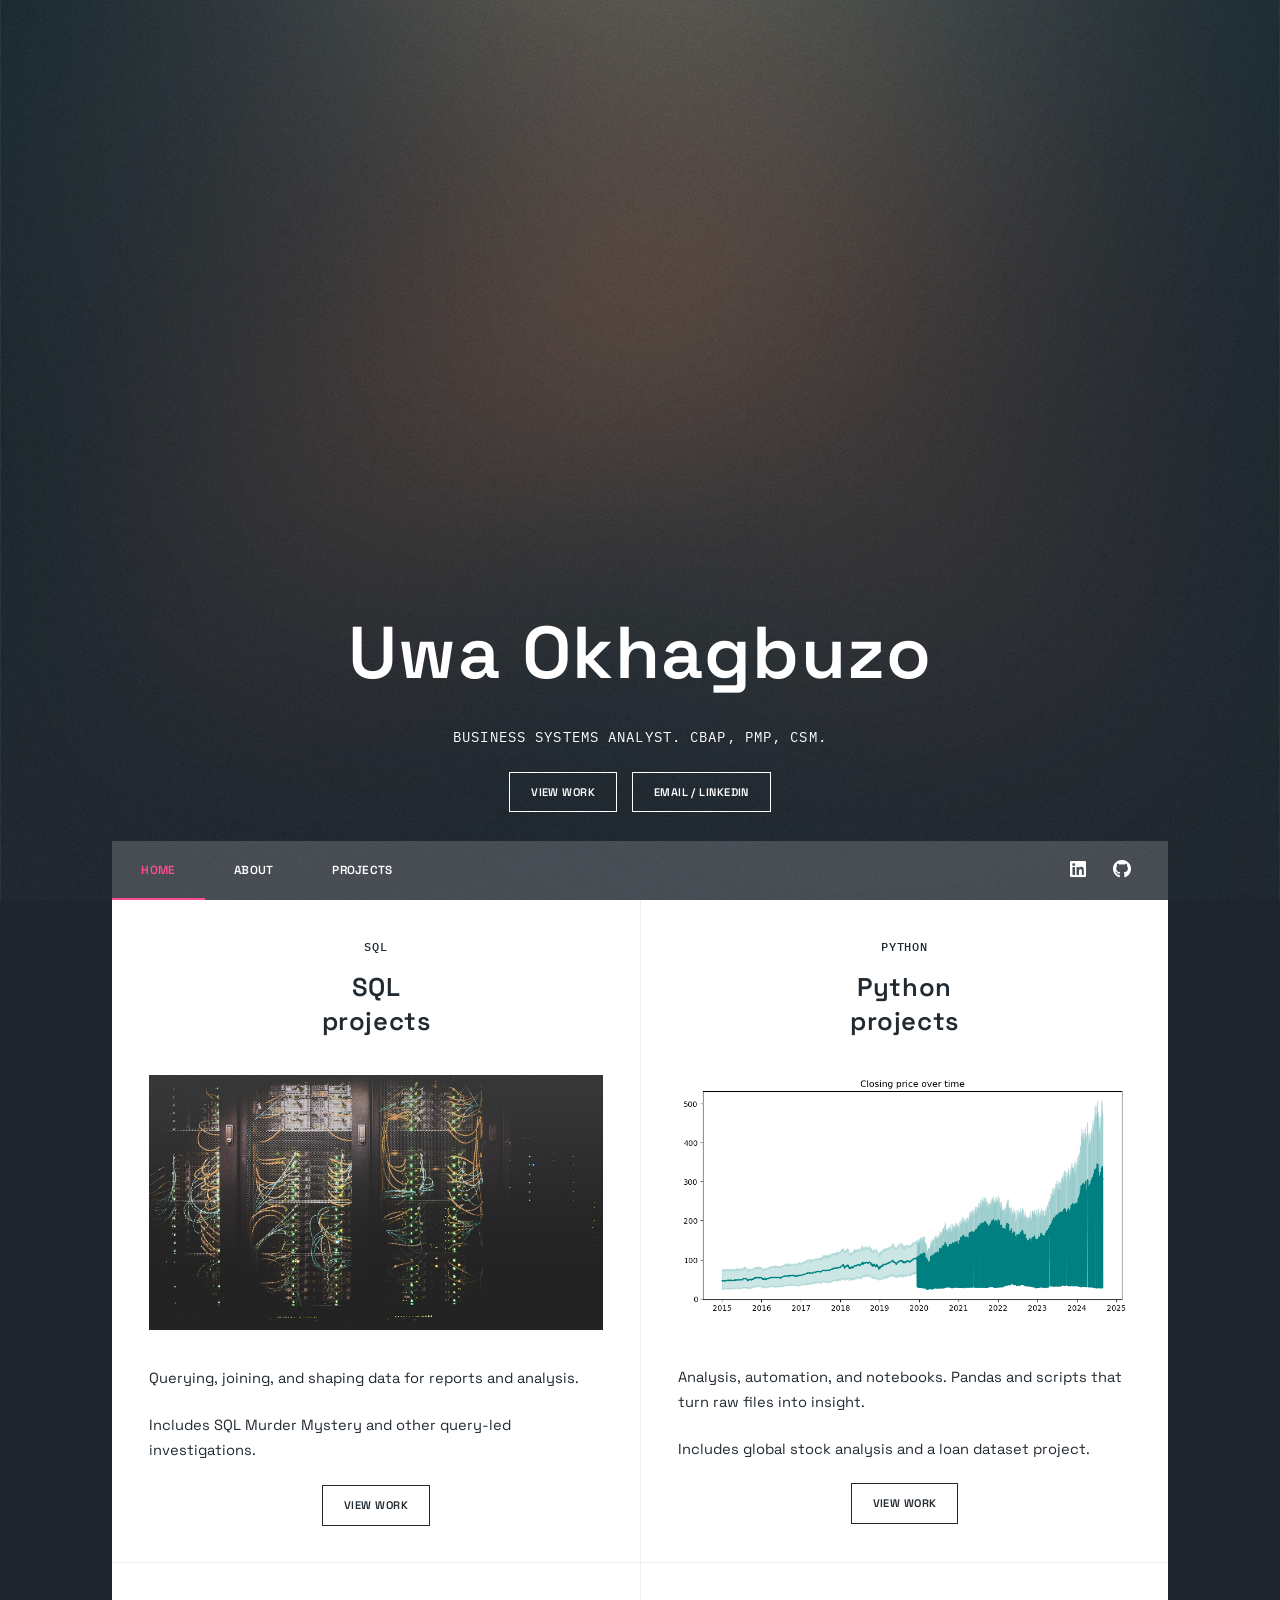
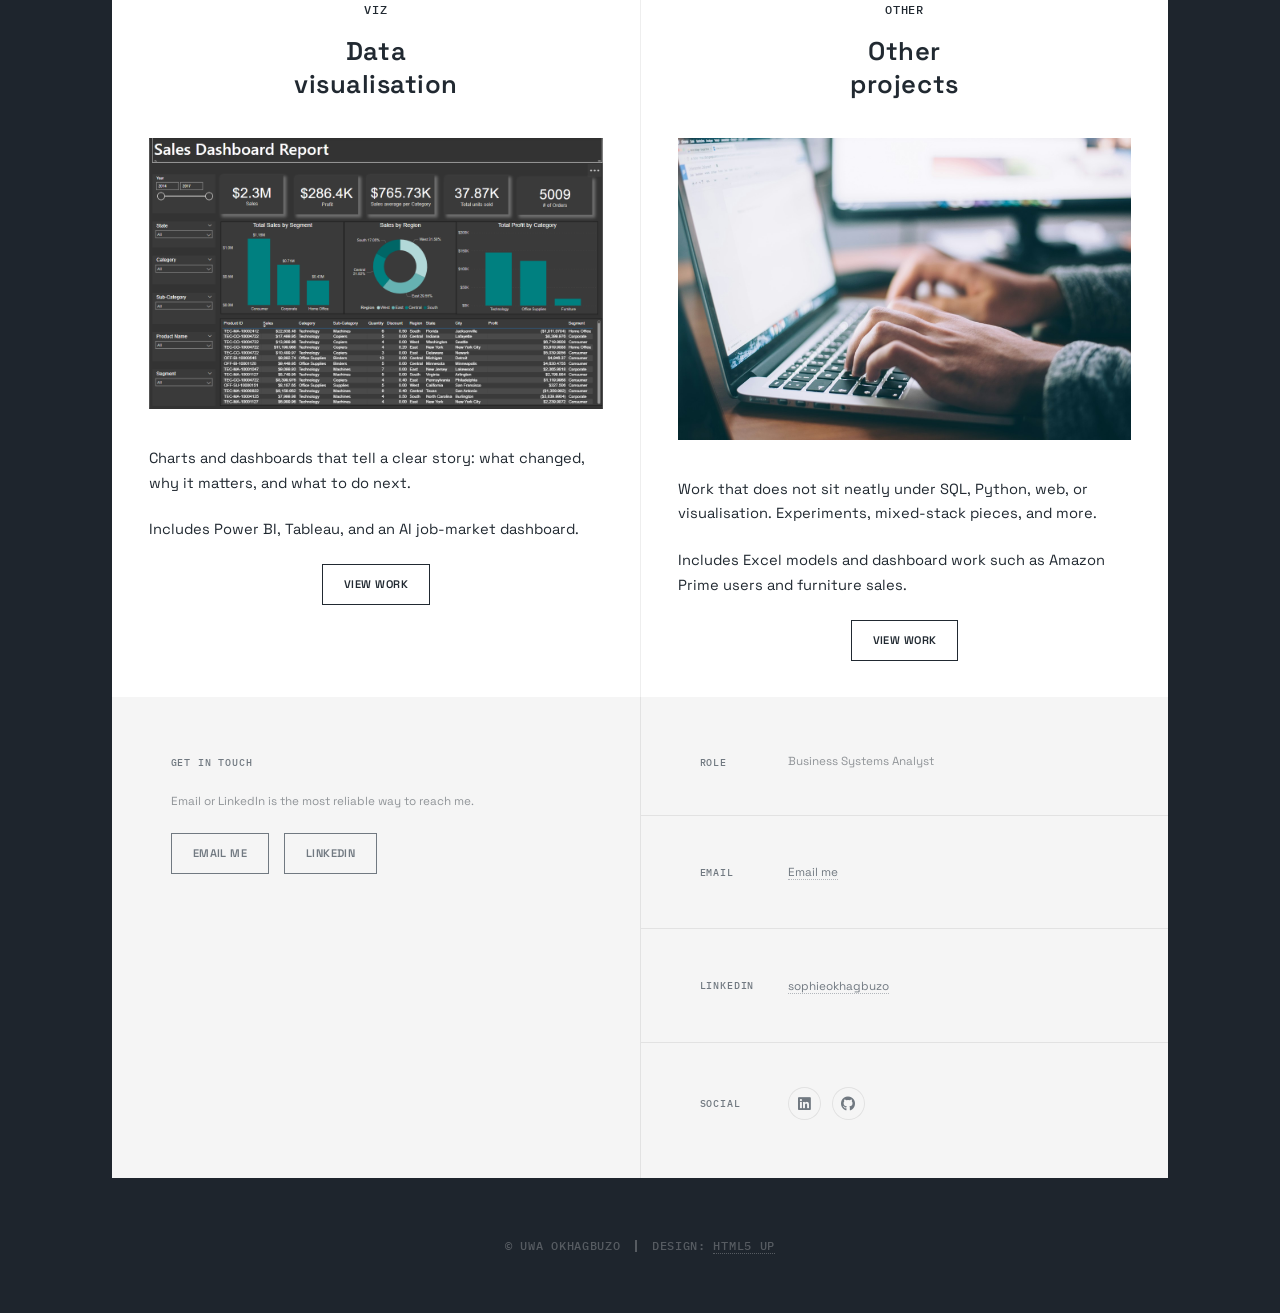
<file: index.html>
<!DOCTYPE HTML>
<!--
	Massively by HTML5 UP
	html5up.net | @ajlkn
	Free for personal and commercial use under the CCA 3.0 license (html5up.net/license)
-->
<html>
	<head>
		<title>Uwa Okhagbuzo | Portfolio</title>
		<meta charset="utf-8" />
		<meta name="viewport" content="width=device-width, initial-scale=1" />
		<meta name="description" content="Portfolio of Uwa Okhagbuzo, Business Systems Analyst. Requirements, data, and delivery — SQL, Python, Power BI, and Tableau." />
		<meta name="author" content="Uwa Okhagbuzo" />
		<link rel="canonical" href="https://sophieokhagbuzo.github.io/" />
		<link rel="icon" href="favicon.svg" type="image/svg+xml" />
		<meta property="og:title" content="Uwa Okhagbuzo | Portfolio" />
		<meta property="og:description" content="Business Systems Analyst. Requirements, data, and delivery — SQL, Python, Power BI, and Tableau." />
		<meta property="og:type" content="website" />
		<meta property="og:url" content="https://sophieokhagbuzo.github.io/" />
		<meta property="og:image" content="https://sophieokhagbuzo.github.io/images/portrait.jpg" />
		<meta property="og:site_name" content="Uwa Okhagbuzo" />
		<meta name="twitter:card" content="summary_large_image" />
		<meta name="twitter:title" content="Uwa Okhagbuzo | Portfolio" />
		<meta name="twitter:description" content="Business Systems Analyst. Requirements, data, and delivery — SQL, Python, Power BI, and Tableau." />
		<meta name="twitter:image" content="https://sophieokhagbuzo.github.io/images/portrait.jpg" />
		<link rel="stylesheet" href="assets/css/main.css" />
		<noscript><link rel="stylesheet" href="assets/css/noscript.css" /></noscript>
	</head>
	<body class="is-preload">

		<!-- Wrapper -->
			<div id="wrapper" class="fade-in">

				<!-- Intro -->
					<div id="intro">
						<h1>Uwa Okhagbuzo</h1>
						<p>Business Systems Analyst. CBAP, PMP, CSM.</p>
						<ul class="actions">
							<li><a href="#projects" class="button scrolly">View work</a></li>
							<li><a href="#footer" class="button scrolly">Email / LinkedIn</a></li>
						</ul>
					</div>

				<!-- Header -->
					<header id="header">
						<a href="index.html" class="logo">Uwa Okhagbuzo</a>
					</header>

				<!-- Nav -->
					<nav id="nav">
						<ul class="links">
							<li class="active"><a href="index.html">Home</a></li>
							<li><a href="about.html">About</a></li>
							<li><a href="#projects">Projects</a></li>
						</ul>
						<ul class="icons">
							<li><a href="https://www.linkedin.com/in/sophieokhagbuzo" class="icon brands fa-linkedin"><span class="label">LinkedIn</span></a></li>
							<li><a href="https://github.com/SophieOkhagbuzo" class="icon brands fa-github"><span class="label">GitHub</span></a></li>
						</ul>
					</nav>

				<!-- Main -->
					<div id="main">

						<!-- Posts -->
							<section class="posts" id="projects">
								<article>
									<header>
										<span class="date">SQL</span>
										<h2><a href="sql.html">SQL<br />
										projects</a></h2>
									</header>
									<a href="sql.html" class="image fit"><img src="images/pic02.jpg" alt="SQL projects" /></a>
									<p>Querying, joining, and shaping data for reports and analysis.</p>
									<p>Includes SQL Murder Mystery and other query-led investigations.</p>
									<ul class="actions special">
										<li><a href="sql.html" class="button">View work</a></li>
									</ul>
								</article>
								<article>
									<header>
										<span class="date">Python</span>
										<h2><a href="python.html">Python<br />
										projects</a></h2>
									</header>
									<a href="python.html" class="image fit"><img src="images/notebook-stocks-01.png" alt="Python stock analysis chart" /></a>
									<p>Analysis, automation, and notebooks. Pandas and scripts that turn raw files into insight.</p>
									<p>Includes global stock analysis and a loan dataset project.</p>
									<ul class="actions special">
										<li><a href="python.html" class="button">View work</a></li>
									</ul>
								</article>
								<article>
									<header>
										<span class="date">Viz</span>
										<h2><a href="viz.html">Data<br />
										visualisation</a></h2>
									</header>
									<a href="viz.html" class="image fit"><img src="images/powerbi-sales.png" alt="Power BI sales dashboard" /></a>
									<p>Charts and dashboards that tell a clear story: what changed, why it matters, and what to do next.</p>
									<p>Includes Power BI, Tableau, and an AI job-market dashboard.</p>
									<ul class="actions special">
										<li><a href="viz.html" class="button">View work</a></li>
									</ul>
								</article>
								<article>
									<header>
										<span class="date">Other</span>
										<h2><a href="other.html">Other<br />
										projects</a></h2>
									</header>
									<a href="other.html" class="image fit"><img src="images/pic06.jpg" alt="Other projects" /></a>
									<p>Work that does not sit neatly under SQL, Python, web, or visualisation. Experiments, mixed-stack pieces, and more.</p>
									<p>Includes Excel models and dashboard work such as Amazon Prime users and furniture sales.</p>
									<ul class="actions special">
										<li><a href="other.html" class="button">View work</a></li>
									</ul>
								</article>
							</section>

					</div>

				<!-- Footer -->
					<footer id="footer">
						<section>
							<h3>Get in touch</h3>
							<p>Email or LinkedIn is the most reliable way to reach me.</p>
							<ul class="actions">
								<li><a href="mailto:uwaremeo@gmail.com" class="button">Email me</a></li>
								<li><a href="https://www.linkedin.com/in/sophieokhagbuzo" class="button">LinkedIn</a></li>
							</ul>
						</section>
						<section class="split contact">
							<section class="alt">
								<h3>Role</h3>
								<p>Business Systems Analyst</p>
							</section>
							<section>
								<h3>Email</h3>
								<p><a href="mailto:uwaremeo@gmail.com">Email me</a></p>
							</section>
							<section>
								<h3>LinkedIn</h3>
								<p><a href="https://www.linkedin.com/in/sophieokhagbuzo">sophieokhagbuzo</a></p>
							</section>
							<section>
								<h3>Social</h3>
								<ul class="icons alt">
									<li><a href="https://www.linkedin.com/in/sophieokhagbuzo" class="icon brands alt fa-linkedin"><span class="label">LinkedIn</span></a></li>
									<li><a href="https://github.com/SophieOkhagbuzo" class="icon brands alt fa-github"><span class="label">GitHub</span></a></li>
								</ul>
							</section>
						</section>
					</footer>

				<!-- Copyright -->
					<div id="copyright">
						<ul><li>&copy; Uwa Okhagbuzo</li><li>Design: <a href="https://html5up.net">HTML5 UP</a></li></ul>
					</div>

			</div>

		<!-- Scripts -->
			<script src="assets/js/jquery.min.js"></script>
			<script src="assets/js/jquery.scrollex.min.js"></script>
			<script src="assets/js/jquery.scrolly.min.js"></script>
			<script src="assets/js/browser.min.js"></script>
			<script src="assets/js/breakpoints.min.js"></script>
			<script src="assets/js/util.js"></script>
			<script src="assets/js/main.js"></script>

	</body>
</html>
</file>
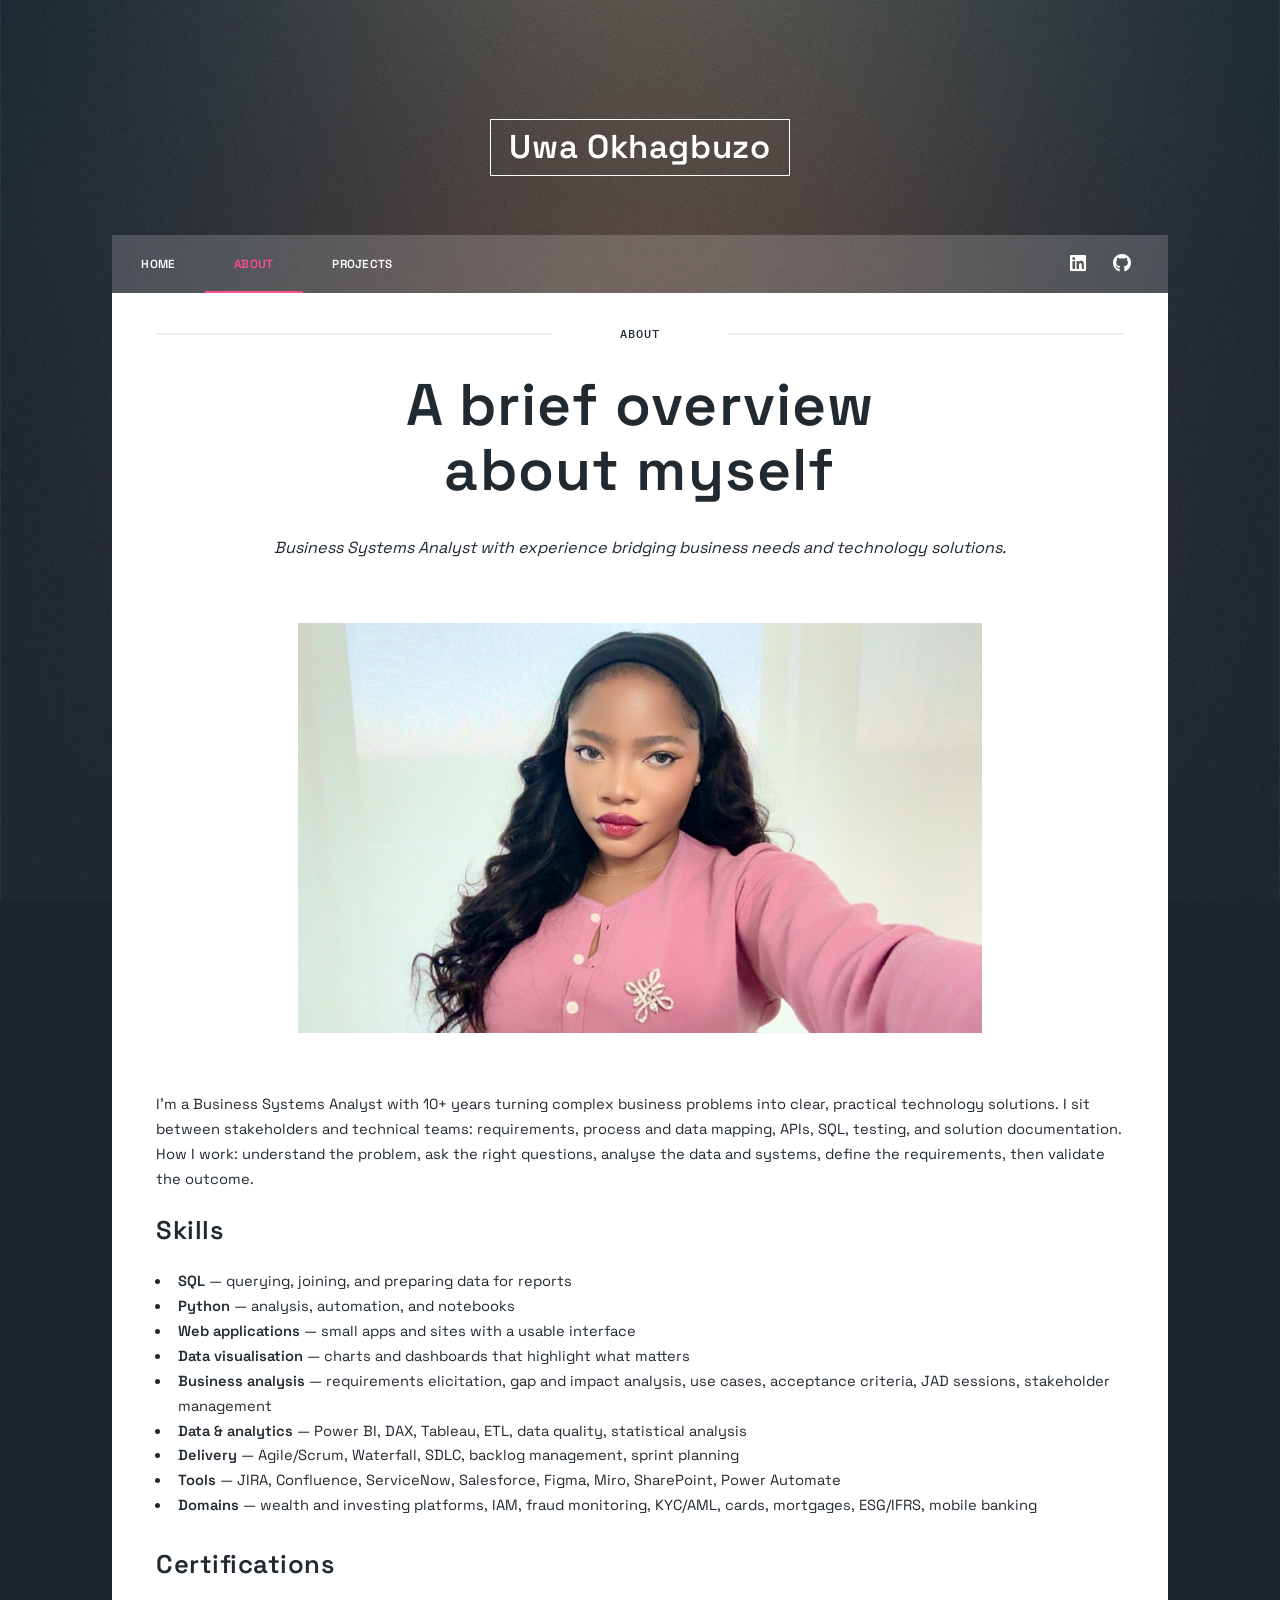
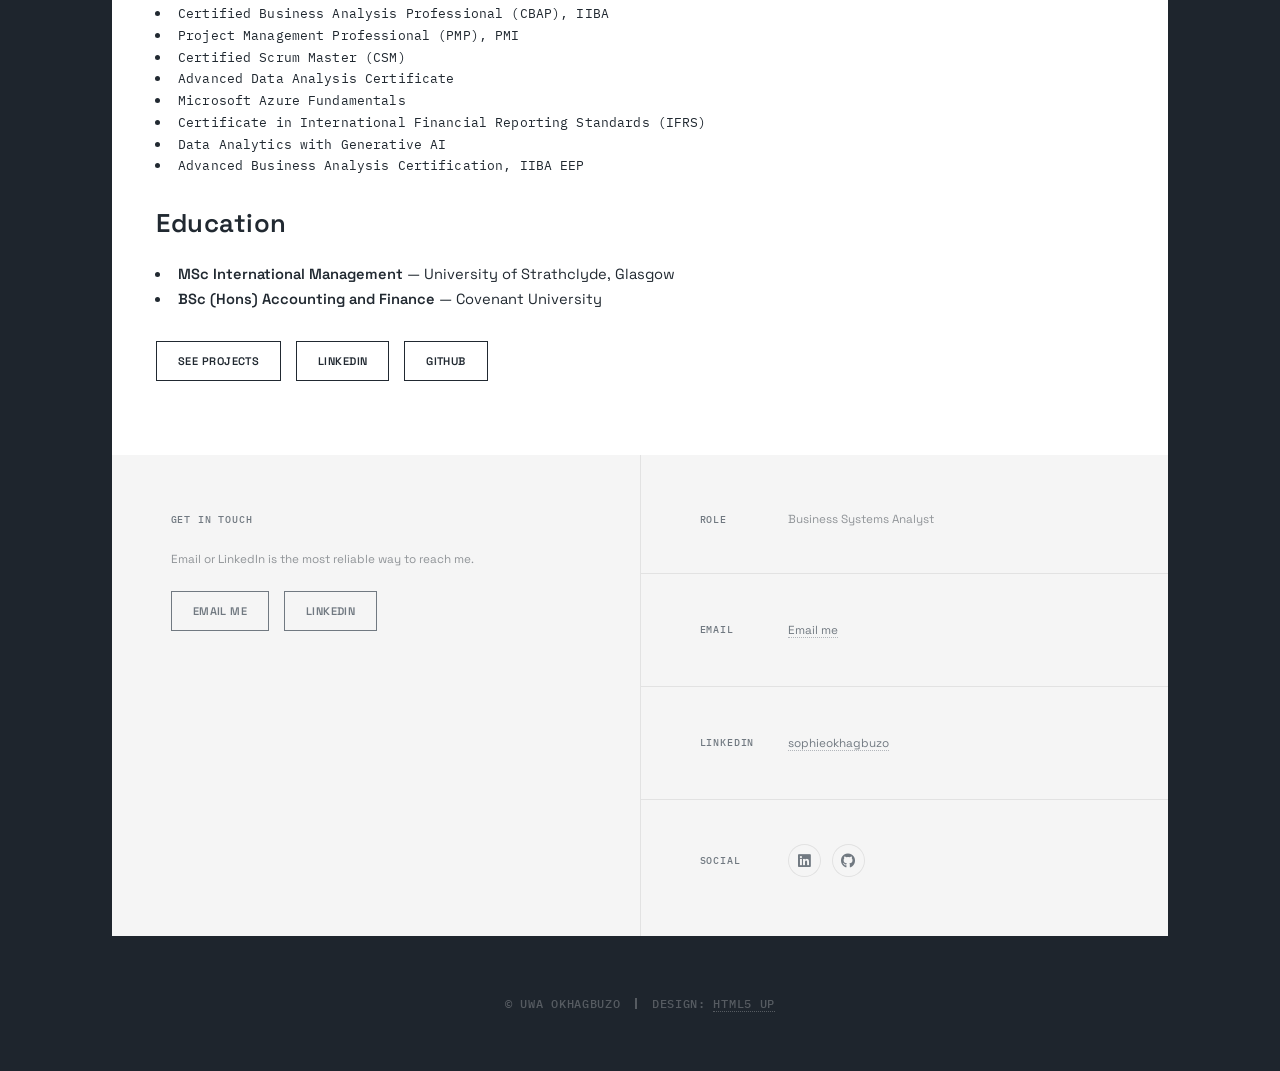
<file: about.html>
<!DOCTYPE HTML>
<!--
	Massively by HTML5 UP
	html5up.net | @ajlkn
	Free for personal and commercial use under the CCA 3.0 license (html5up.net/license)
-->
<html>
	<head>
		<title>About | Uwa Okhagbuzo</title>
		<meta charset="utf-8" />
		<meta name="viewport" content="width=device-width, initial-scale=1" />
		<meta name="description" content="About Uwa Okhagbuzo — Business Systems Analyst (CBAP, PMP, CSM) with 10+ years in requirements, data, and delivery." />
		<meta name="author" content="Uwa Okhagbuzo" />
		<link rel="canonical" href="https://sophieokhagbuzo.github.io/about.html" />
		<link rel="icon" href="favicon.svg" type="image/svg+xml" />
		<meta property="og:title" content="About | Uwa Okhagbuzo" />
		<meta property="og:description" content="Business Systems Analyst (CBAP, PMP, CSM) with 10+ years in requirements, data, and delivery." />
		<meta property="og:type" content="website" />
		<meta property="og:url" content="https://sophieokhagbuzo.github.io/about.html" />
		<meta property="og:image" content="https://sophieokhagbuzo.github.io/images/portrait.jpg" />
		<meta property="og:site_name" content="Uwa Okhagbuzo" />
		<meta name="twitter:card" content="summary_large_image" />
		<meta name="twitter:title" content="About | Uwa Okhagbuzo" />
		<meta name="twitter:description" content="Business Systems Analyst (CBAP, PMP, CSM) with 10+ years in requirements, data, and delivery." />
		<meta name="twitter:image" content="https://sophieokhagbuzo.github.io/images/portrait.jpg" />
		<link rel="stylesheet" href="assets/css/main.css" />
		<noscript><link rel="stylesheet" href="assets/css/noscript.css" /></noscript>
	</head>
	<body class="is-preload">

		<!-- Wrapper -->
			<div id="wrapper">

				<!-- Header -->
					<header id="header">
						<a href="index.html" class="logo">Uwa Okhagbuzo</a>
					</header>

				<!-- Nav -->
					<nav id="nav">
						<ul class="links">
							<li><a href="index.html">Home</a></li>
							<li class="active"><a href="about.html">About</a></li>
							<li><a href="index.html#projects">Projects</a></li>
						</ul>
						<ul class="icons">
							<li><a href="https://www.linkedin.com/in/sophieokhagbuzo" class="icon brands fa-linkedin"><span class="label">LinkedIn</span></a></li>
							<li><a href="https://github.com/SophieOkhagbuzo" class="icon brands fa-github"><span class="label">GitHub</span></a></li>
						</ul>
					</nav>

				<!-- Main -->
					<div id="main">

						<section class="post">
							<header class="major">
								<span class="date">About</span>
								<h1>A brief overview<br />
								about myself</h1>
								<p>Business Systems Analyst with experience bridging business needs and technology solutions.</p>
							</header>
							<div class="image main portrait"><img src="images/portrait.jpg" alt="Uwa Okhagbuzo" /></div>
							<p>I’m a Business Systems Analyst with 10+ years turning complex business problems into clear, practical technology solutions. I sit between stakeholders and technical teams: requirements, process and data mapping, APIs, SQL, testing, and solution documentation. How I work: understand the problem, ask the right questions, analyse the data and systems, define the requirements, then validate the outcome.</p>
							<h2>Skills</h2>
							<ul>
								<li><strong>SQL</strong> — querying, joining, and preparing data for reports</li>
								<li><strong>Python</strong> — analysis, automation, and notebooks</li>
								<li><strong>Web applications</strong> — small apps and sites with a usable interface</li>
								<li><strong>Data visualisation</strong> — charts and dashboards that highlight what matters</li>
								<li><strong>Business analysis</strong> — requirements elicitation, gap and impact analysis, use cases, acceptance criteria, JAD sessions, stakeholder management</li>
								<li><strong>Data &amp; analytics</strong> — Power BI, DAX, Tableau, ETL, data quality, statistical analysis</li>
								<li><strong>Delivery</strong> — Agile/Scrum, Waterfall, SDLC, backlog management, sprint planning</li>
								<li><strong>Tools</strong> — JIRA, Confluence, ServiceNow, Salesforce, Figma, Miro, SharePoint, Power Automate</li>
								<li><strong>Domains</strong> — wealth and investing platforms, IAM, fraud monitoring, KYC/AML, cards, mortgages, ESG/IFRS, mobile banking</li>
							</ul>
							<h2>Certifications</h2>
							<ul class="certs">
								<li>Certified Business Analysis Professional (CBAP), IIBA</li>
								<li>Project Management Professional (PMP), PMI</li>
								<li>Certified Scrum Master (CSM)</li>
								<li>Advanced Data Analysis Certificate</li>
								<li>Microsoft Azure Fundamentals</li>
								<li>Certificate in International Financial Reporting Standards (IFRS)</li>
								<li>Data Analytics with Generative AI</li>
								<li>Advanced Business Analysis Certification, IIBA EEP</li>
							</ul>
							<h2>Education</h2>
							<ul>
								<li><strong>MSc International Management</strong> — University of Strathclyde, Glasgow</li>
								<li><strong>BSc (Hons) Accounting and Finance</strong> — Covenant University</li>
							</ul>
							<ul class="actions">
								<li><a href="index.html#projects" class="button">See projects</a></li>
								<li><a href="https://www.linkedin.com/in/sophieokhagbuzo" class="button">LinkedIn</a></li>
								<li><a href="https://github.com/SophieOkhagbuzo" class="button">GitHub</a></li>
							</ul>
						</section>

					</div>

				<!-- Footer -->
					<footer id="footer">
						<section>
							<h3>Get in touch</h3>
							<p>Email or LinkedIn is the most reliable way to reach me.</p>
							<ul class="actions">
								<li><a href="mailto:uwaremeo@gmail.com" class="button">Email me</a></li>
								<li><a href="https://www.linkedin.com/in/sophieokhagbuzo" class="button">LinkedIn</a></li>
							</ul>
						</section>
						<section class="split contact">
							<section class="alt">
								<h3>Role</h3>
								<p>Business Systems Analyst</p>
							</section>
							<section>
								<h3>Email</h3>
								<p><a href="mailto:uwaremeo@gmail.com">Email me</a></p>
							</section>
							<section>
								<h3>LinkedIn</h3>
								<p><a href="https://www.linkedin.com/in/sophieokhagbuzo">sophieokhagbuzo</a></p>
							</section>
							<section>
								<h3>Social</h3>
								<ul class="icons alt">
									<li><a href="https://www.linkedin.com/in/sophieokhagbuzo" class="icon brands alt fa-linkedin"><span class="label">LinkedIn</span></a></li>
									<li><a href="https://github.com/SophieOkhagbuzo" class="icon brands alt fa-github"><span class="label">GitHub</span></a></li>
								</ul>
							</section>
						</section>
					</footer>

				<!-- Copyright -->
					<div id="copyright">
						<ul><li>&copy; Uwa Okhagbuzo</li><li>Design: <a href="https://html5up.net">HTML5 UP</a></li></ul>
					</div>

			</div>

		<!-- Scripts -->
			<script src="assets/js/jquery.min.js"></script>
			<script src="assets/js/jquery.scrollex.min.js"></script>
			<script src="assets/js/jquery.scrolly.min.js"></script>
			<script src="assets/js/browser.min.js"></script>
			<script src="assets/js/breakpoints.min.js"></script>
			<script src="assets/js/util.js"></script>
			<script src="assets/js/main.js"></script>

	</body>
</html>
</file>
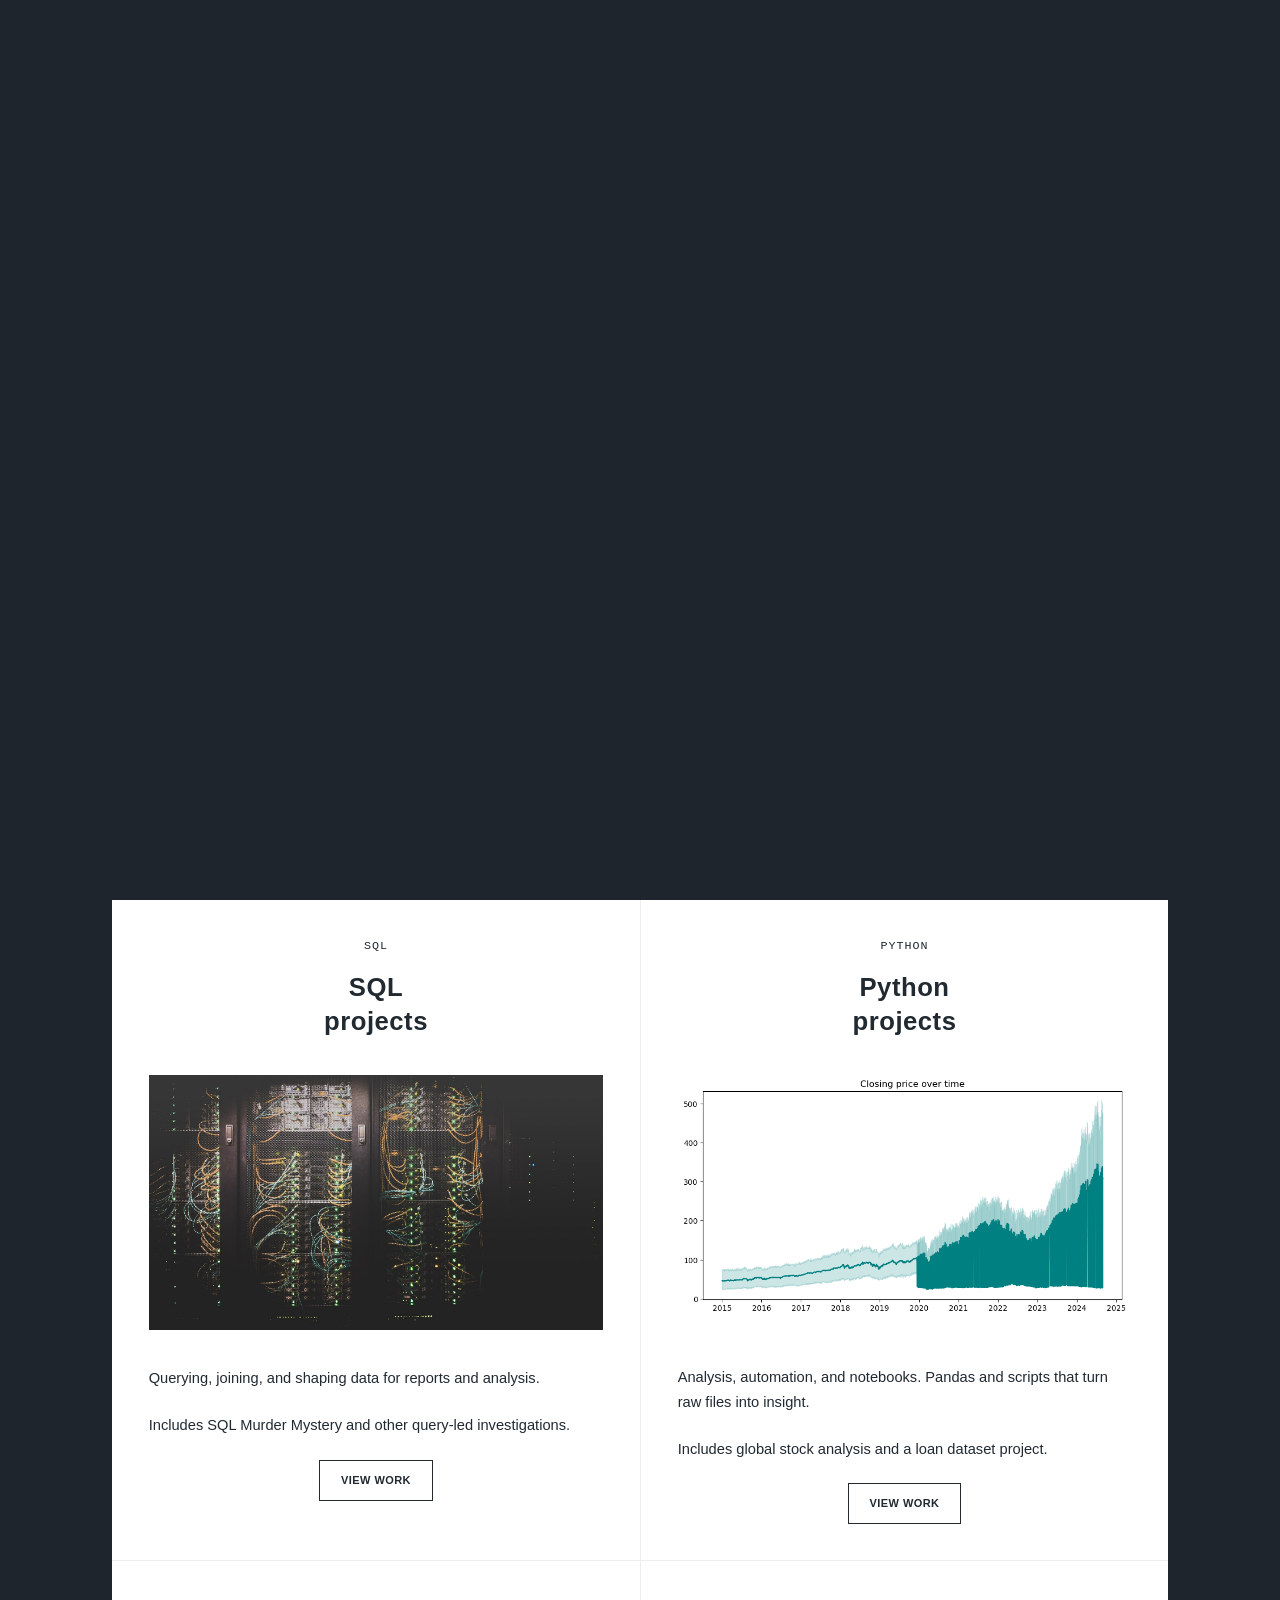
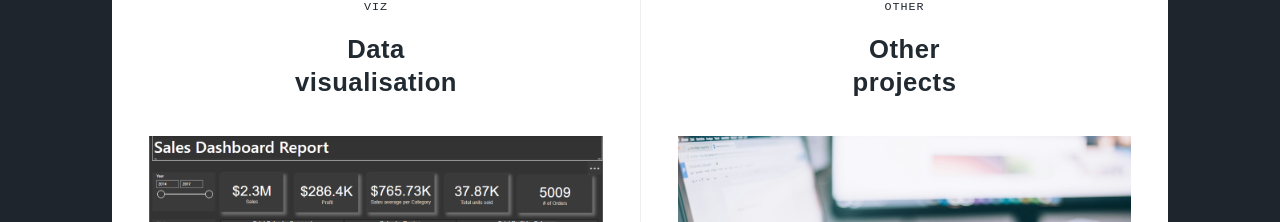
<file: elements.html>
<!DOCTYPE HTML>
<!--
	Massively by HTML5 UP
	html5up.net | @ajlkn
	Free for personal and commercial use under the CCA 3.0 license (html5up.net/license)
-->
<html>
	<head>
		<title>Uwa Okhagbuzo | Portfolio</title>
		<meta charset="utf-8" />
		<meta name="viewport" content="width=device-width, initial-scale=1" />
		<meta name="robots" content="noindex, nofollow" />
		<meta http-equiv="refresh" content="0; url=index.html" />
		<link rel="icon" href="favicon.svg" type="image/svg+xml" />
		<link rel="stylesheet" href="assets/css/main.css" />
		<noscript><link rel="stylesheet" href="assets/css/noscript.css" /></noscript>
	</head>
	<body class="is-preload">

		<!-- Wrapper -->
			<div id="wrapper">

				<!-- Header -->
					<header id="header">
						<a href="index.html" class="logo">Massively</a>
					</header>

				<!-- Nav -->
					<nav id="nav">
						<ul class="links">
							<li><a href="index.html">This is Massively</a></li>
							<li><a href="generic.html">Generic Page</a></li>
							<li class="active"><a href="elements.html">Elements Reference</a></li>
						</ul>
						<ul class="icons">
							<li><a href="#" class="icon brands fa-twitter"><span class="label">Twitter</span></a></li>
							<li><a href="#" class="icon brands fa-facebook-f"><span class="label">Facebook</span></a></li>
							<li><a href="#" class="icon brands fa-instagram"><span class="label">Instagram</span></a></li>
							<li><a href="#" class="icon brands fa-github"><span class="label">GitHub</span></a></li>
						</ul>
					</nav>

				<!-- Main -->
					<div id="main">

						<!-- Post -->
							<section class="post">
								<header class="major">
									<h1>Elements<br />
									Reference</h1>
								</header>

								<!-- Text stuff -->
									<h2>Text</h2>
									<p>This is <b>bold</b> and this is <strong>strong</strong>. This is <i>italic</i> and this is <em>emphasized</em>.
									This is <sup>superscript</sup> text and this is <sub>subscript</sub> text.
									This is <u>underlined</u> and this is code: <code>for (;;) { ... }</code>.
									Finally, this is a <a href="#">link</a>.</p>
									<hr />
									<h2>Heading Level 2</h2>
									<h3>Heading Level 3</h3>
									<h4>Heading Level 4</h4>
									<h5>Heading Level 5</h5>
									<h6>Heading Level 6</h6>
									<hr />
									<header>
										<h2>Heading with a Subtitle</h2>
										<p>Lorem ipsum dolor sit amet nullam id egestas urna aliquam</p>
									</header>
									<p>Nunc lacinia ante nunc ac lobortis. Interdum adipiscing gravida odio porttitor sem non mi integer non faucibus ornare mi ut ante amet placerat aliquet. Volutpat eu sed ante lacinia sapien lorem accumsan varius montes viverra nibh in adipiscing blandit tempus accumsan.</p>
									<header>
										<h3>Heading with a Subtitle</h3>
										<p>Lorem ipsum dolor sit amet nullam id egestas urna aliquam</p>
									</header>
									<p>Nunc lacinia ante nunc ac lobortis. Interdum adipiscing gravida odio porttitor sem non mi integer non faucibus ornare mi ut ante amet placerat aliquet. Volutpat eu sed ante lacinia sapien lorem accumsan varius montes viverra nibh in adipiscing blandit tempus accumsan.</p>
									<header>
										<h4>Heading with a Subtitle</h4>
										<p>Lorem ipsum dolor sit amet nullam id egestas urna aliquam</p>
									</header>
									<p>Nunc lacinia ante nunc ac lobortis. Interdum adipiscing gravida odio porttitor sem non mi integer non faucibus ornare mi ut ante amet placerat aliquet. Volutpat eu sed ante lacinia sapien lorem accumsan varius montes viverra nibh in adipiscing blandit tempus accumsan.</p>

									<hr />

								<!-- Lists -->
									<h2>Lists</h2>
									<div class="row">
										<div class="col-6 col-12-small">

											<h3>Unordered</h3>
											<ul>
												<li>Dolor pulvinar etiam.</li>
												<li>Sagittis lorem eleifend.</li>
												<li>Felis feugiat dolore viverra.</li>
												<li>Dolor pulvinar etiam.</li>
											</ul>

											<h3>Alternate</h3>
											<ul class="alt">
												<li>Dolor pulvinar etiam etiam.</li>
												<li>Sagittis adipiscing eleifend.</li>
												<li>Felis enim dolore viverra.</li>
												<li>Dolor pulvinar etiam etiam.</li>
											</ul>

										</div>
										<div class="col-6 col-12-small">

											<h3>Ordered</h3>
											<ol>
												<li>Dolor pulvinar etiam.</li>
												<li>Etiam vel felis at viverra.</li>
												<li>Felis enim feugiat magna.</li>
												<li>Etiam vel felis nullam.</li>
												<li>Felis enim et tempus.</li>
											</ol>

											<h3>Icons</h3>
											<ul class="icons">
												<li><a href="#" class="icon brands fa-twitter"><span class="label">Twitter</span></a></li>
												<li><a href="#" class="icon brands fa-facebook-f"><span class="label">Facebook</span></a></li>
												<li><a href="#" class="icon brands fa-instagram"><span class="label">Instagram</span></a></li>
												<li><a href="#" class="icon brands fa-github"><span class="label">Github</span></a></li>
												<li><a href="#" class="icon brands fa-dribbble"><span class="label">Dribbble</span></a></li>
											</ul>
											<ul class="icons alt">
												<li><a href="#" class="icon brands alt fa-twitter"><span class="label">Twitter</span></a></li>
												<li><a href="#" class="icon brands alt fa-facebook-f"><span class="label">Facebook</span></a></li>
												<li><a href="#" class="icon brands alt fa-instagram"><span class="label">Instagram</span></a></li>
												<li><a href="#" class="icon brands alt fa-github"><span class="label">Github</span></a></li>
												<li><a href="#" class="icon brands alt fa-dribbble"><span class="label">Dribbble</span></a></li>
											</ul>

										</div>
									</div>
									<h3>Definition</h3>
									<dl>
										<dt>Item 1</dt>
										<dd>
											<p>Lorem ipsum dolor vestibulum ante ipsum primis in faucibus vestibulum. Blandit adipiscing eu felis iaculis volutpat ac adipiscing accumsan eu faucibus. Integer ac pellentesque praesent.</p>
										</dd>
										<dt>Item 2</dt>
										<dd>
											<p>Lorem ipsum dolor vestibulum ante ipsum primis in faucibus vestibulum. Blandit adipiscing eu felis iaculis volutpat ac adipiscing accumsan eu faucibus. Integer ac pellentesque praesent.</p>
										</dd>
										<dt>Item 3</dt>
										<dd>
											<p>Lorem ipsum dolor vestibulum ante ipsum primis in faucibus vestibulum. Blandit adipiscing eu felis iaculis volutpat ac adipiscing accumsan eu faucibus. Integer ac pellentesque praesent.</p>
										</dd>
									</dl>

									<h3>Actions</h3>
									<ul class="actions">
										<li><a href="#" class="button primary">Primary</a></li>
										<li><a href="#" class="button">Default</a></li>
									</ul>
									<ul class="actions small">
										<li><a href="#" class="button primary small">Small</a></li>
										<li><a href="#" class="button small">Small</a></li>
									</ul>
									<div class="row">
										<div class="col-6 col-12-small">
											<ul class="actions stacked">
												<li><a href="#" class="button primary">Default</a></li>
												<li><a href="#" class="button">Default</a></li>
											</ul>
										</div>
										<div class="col-6 col-12-small">
											<ul class="actions stacked">
												<li><a href="#" class="button primary small">Small</a></li>
												<li><a href="#" class="button small">Small</a></li>
											</ul>
										</div>
									</div>
									<div class="row">
										<div class="col-6 col-12-small">
											<ul class="actions stacked">
												<li><a href="#" class="button primary fit">Default</a></li>
												<li><a href="#" class="button fit">Default</a></li>
											</ul>
										</div>
										<div class="col-6 col-12-small">
											<ul class="actions stacked">
												<li><a href="#" class="button primary small fit">Small</a></li>
												<li><a href="#" class="button small fit">Small</a></li>
											</ul>
										</div>
									</div>

									<hr />

								<!-- Blockquote -->
									<h2>Blockquote</h2>
									<blockquote>Fringilla nisl. Donec accumsan interdum nisi, quis tincidunt felis sagittis eget tempus euismod. Vestibulum ante ipsum primis in faucibus vestibulum. Blandit adipiscing eu felis iaculis volutpat ac adipiscing accumsan faucibus. Vestibulum ante ipsum primis in faucibus vestibulum. Blandit adipiscing eu felis.</blockquote>

									<hr />

								<!-- Table -->
									<h2>Table</h2>

									<h3>Default</h3>
									<div class="table-wrapper">
										<table>
											<thead>
												<tr>
													<th>Name</th>
													<th>Description</th>
													<th>Price</th>
												</tr>
											</thead>
											<tbody>
												<tr>
													<td>Item 1</td>
													<td>Ante turpis integer aliquet porttitor.</td>
													<td>29.99</td>
												</tr>
												<tr>
													<td>Item 2</td>
													<td>Vis ac commodo adipiscing arcu aliquet.</td>
													<td>19.99</td>
												</tr>
												<tr>
													<td>Item 3</td>
													<td> Morbi faucibus arcu accumsan lorem.</td>
													<td>29.99</td>
												</tr>
												<tr>
													<td>Item 4</td>
													<td>Vitae integer tempus condimentum.</td>
													<td>19.99</td>
												</tr>
												<tr>
													<td>Item 5</td>
													<td>Ante turpis integer aliquet porttitor.</td>
													<td>29.99</td>
												</tr>
											</tbody>
											<tfoot>
												<tr>
													<td colspan="2"></td>
													<td>100.00</td>
												</tr>
											</tfoot>
										</table>
									</div>

									<h3>Alternate</h3>
									<div class="table-wrapper">
										<table class="alt">
											<thead>
												<tr>
													<th>Name</th>
													<th>Description</th>
													<th>Price</th>
												</tr>
											</thead>
											<tbody>
												<tr>
													<td>Item 1</td>
													<td>Ante turpis integer aliquet porttitor.</td>
													<td>29.99</td>
												</tr>
												<tr>
													<td>Item 2</td>
													<td>Vis ac commodo adipiscing arcu aliquet.</td>
													<td>19.99</td>
												</tr>
												<tr>
													<td>Item 3</td>
													<td> Morbi faucibus arcu accumsan lorem.</td>
													<td>29.99</td>
												</tr>
												<tr>
													<td>Item 4</td>
													<td>Vitae integer tempus condimentum.</td>
													<td>19.99</td>
												</tr>
												<tr>
													<td>Item 5</td>
													<td>Ante turpis integer aliquet porttitor.</td>
													<td>29.99</td>
												</tr>
											</tbody>
											<tfoot>
												<tr>
													<td colspan="2"></td>
													<td>100.00</td>
												</tr>
											</tfoot>
										</table>
									</div>

									<hr />

								<!-- Buttons -->
									<h2>Buttons</h2>
									<ul class="actions">
										<li><a href="#" class="button primary">Primary</a></li>
										<li><a href="#" class="button">Default</a></li>
									</ul>
									<ul class="actions">
										<li><a href="#" class="button primary large">Large</a></li>
										<li><a href="#" class="button">Default</a></li>
										<li><a href="#" class="button small">Small</a></li>
									</ul>
									<ul class="actions fit">
										<li><a href="#" class="button primary fit">Fit</a></li>
										<li><a href="#" class="button fit">Fit</a></li>
									</ul>
									<ul class="actions fit small">
										<li><a href="#" class="button primary fit small">Fit + Small</a></li>
										<li><a href="#" class="button fit small">Fit + Small</a></li>
									</ul>
									<ul class="actions">
										<li><a href="#" class="button primary icon solid fa-search">Icon</a></li>
										<li><a href="#" class="button icon solid fa-download">Icon</a></li>
									</ul>
									<ul class="actions">
										<li><span class="button primary disabled">Primary</span></li>
										<li><span class="button disabled">Default</span></li>
									</ul>

									<hr />

								<!-- Form -->
									<h2>Form</h2>

									<form method="post" action="#">
										<div class="row gtr-uniform">
											<div class="col-6 col-12-xsmall">
												<input type="text" name="demo-name" id="demo-name" value="" placeholder="Name" />
											</div>
											<div class="col-6 col-12-xsmall">
												<input type="email" name="demo-email" id="demo-email" value="" placeholder="Email" />
											</div>
											<!-- Break -->
											<div class="col-12">
												<select name="demo-category" id="demo-category">
													<option value="">- Category -</option>
													<option value="1">Manufacturing</option>
													<option value="1">Shipping</option>
													<option value="1">Administration</option>
													<option value="1">Human Resources</option>
												</select>
											</div>
											<!-- Break -->
											<div class="col-4 col-12-small">
												<input type="radio" id="demo-priority-low" name="demo-priority" checked>
												<label for="demo-priority-low">Low</label>
											</div>
											<div class="col-4 col-12-small">
												<input type="radio" id="demo-priority-normal" name="demo-priority">
												<label for="demo-priority-normal">Normal</label>
											</div>
											<div class="col-4 col-12-small">
												<input type="radio" id="demo-priority-high" name="demo-priority">
												<label for="demo-priority-high">High</label>
											</div>
											<!-- Break -->
											<div class="col-6 col-12-small">
												<input type="checkbox" id="demo-copy" name="demo-copy">
												<label for="demo-copy">Email me a copy</label>
											</div>
											<div class="col-6 col-12-small">
												<input type="checkbox" id="demo-human" name="demo-human" checked>
												<label for="demo-human">I am a human</label>
											</div>
											<!-- Break -->
											<div class="col-12">
												<textarea name="demo-message" id="demo-message" placeholder="Enter your message" rows="6"></textarea>
											</div>
											<!-- Break -->
											<div class="col-12">
												<ul class="actions">
													<li><input type="submit" value="Send Message" class="primary" /></li>
													<li><input type="reset" value="Reset" /></li>
												</ul>
											</div>
										</div>
									</form>

									<hr />

								<!-- Image -->
									<h2>Image</h2>

									<h3>Fit</h3>
									<span class="image fit"><img src="images/pic01.jpg" alt="" /></span>
									<div class="box alt">
										<div class="row gtr-50 gtr-uniform">
											<div class="col-4"><span class="image fit"><img src="images/pic02.jpg" alt="" /></span></div>
											<div class="col-4"><span class="image fit"><img src="images/pic03.jpg" alt="" /></span></div>
											<div class="col-4"><span class="image fit"><img src="images/pic04.jpg" alt="" /></span></div>
											<!-- Break -->
											<div class="col-4"><span class="image fit"><img src="images/pic04.jpg" alt="" /></span></div>
											<div class="col-4"><span class="image fit"><img src="images/pic02.jpg" alt="" /></span></div>
											<div class="col-4"><span class="image fit"><img src="images/pic03.jpg" alt="" /></span></div>
											<!-- Break -->
											<div class="col-4"><span class="image fit"><img src="images/pic03.jpg" alt="" /></span></div>
											<div class="col-4"><span class="image fit"><img src="images/pic04.jpg" alt="" /></span></div>
											<div class="col-4"><span class="image fit"><img src="images/pic02.jpg" alt="" /></span></div>
										</div>
									</div>

									<h3>Left &amp; Right</h3>
									<p><span class="image left"><img src="images/pic08.jpg" alt="" /></span>Lorem ipsum dolor sit accumsan interdum nisi, quis tincidunt felis sagittis eget. tempus euismod. Vestibulum ante ipsum primis in faucibus vestibulum. Blandit adipiscing eu felis iaculis volutpat ac adipiscing accumsan eu faucibus. Integer ac pellentesque praesent tincidunt felis sagittis eget. tempus euismod. Vestibulum ante ipsum primis sagittis eget. tempus euismod. Vestibulum ante ipsum primis in faucibus vestibulum. Blandit adipiscing eu felis iaculis volutpat ac adipiscing accumsan eu faucibus. Integer ac pellentesque praesent tincidunt felis sagittis eget. tempus euismod. Vestibulum ante ipsum primis in faucibus vestibulum. Blandit adipiscing eu felis iaculis volutpat ac adipiscing accumsan eu faucibus. Integer ac pellentesque praesent. Vestibulum ante ipsum primis in faucibus magna blandit adipiscing eu felis iaculis.</p>
									<p><span class="image right"><img src="images/pic09.jpg" alt="" /></span>Lorem ipsum dolor sit accumsan interdum nisi, quis tincidunt felis sagittis eget. tempus euismod. Vestibulum ante ipsum primis in faucibus vestibulum. Blandit adipiscing eu felis iaculis volutpat ac adipiscing accumsan eu faucibus. Integer ac pellentesque praesent tincidunt felis sagittis eget. tempus euismod. Vestibulum ante ipsum primis sagittis eget. tempus euismod. Vestibulum ante ipsum primis in faucibus vestibulum. Blandit adipiscing eu felis iaculis volutpat ac adipiscing accumsan eu faucibus. Integer ac pellentesque praesent tincidunt felis sagittis eget. tempus euismod. Vestibulum ante ipsum primis in faucibus vestibulum. Blandit adipiscing eu felis iaculis volutpat ac adipiscing accumsan eu faucibus. Integer ac pellentesque praesent. Vestibulum ante ipsum primis in faucibus magna blandit adipiscing eu felis iaculis.</p>

									<hr />

								<!-- Box -->
									<h2>Box</h2>
									<div class="box">
										<p>Felis sagittis eget tempus primis in faucibus vestibulum. Blandit adipiscing eu felis iaculis volutpat ac adipiscing accumsan eu faucibus. Integer ac pellentesque praesent tincidunt felis sagittis eget. tempus euismod. Magna sed etiam ante ipsum primis in faucibus vestibulum. Blandit adipiscing eu ipsum primis in faucibus vestibulum. Blandit adipiscing eu felis iaculis volutpat ac adipiscing accumsan eu faucibus lorem ipsum dolor sit amet nullam. Integer ac pellentesque praesent tincidunt felis sagittis eget. tempus euismod. Vestibulum ante ipsum primis sagittis eget. tempus euismod. Vestibulum ante ipsum primis in faucibus vestibulum. Blandit adipiscing eu felis iaculis volutpat ac adipiscing accumsan eu faucibus. Integer ac pellentesque praesent tincidunt felis sagittis eget. tempus euismod. Vestibulum ante ipsum primis in faucibus vestibulum. Blandit adipiscing eu felis iaculis volutpat ac adipiscing accumsan eu faucibus. Integer ac pellentesque praesent. Vestibulum ante ipsum primis in faucibus magna blandit adipiscing eu felis iaculis volutpat lorem ipsum dolor.</p>
									</div>

									<hr />

								<!-- Preformatted Code -->
									<h2>Preformatted</h2>
									<pre><code>i = 0;

while (!deck.isInOrder()) {
    print 'Iteration ' + i;
    deck.shuffle();
    i++;
}

print 'It took ' + i + ' iterations to sort the deck.';
</code></pre>

							</section>

					</div>

				<!-- Footer -->
					<footer id="footer">
						<section>
							<form method="post" action="#">
								<div class="fields">
									<div class="field">
										<label for="name">Name</label>
										<input type="text" name="name" id="name" />
									</div>
									<div class="field">
										<label for="email">Email</label>
										<input type="text" name="email" id="email" />
									</div>
									<div class="field">
										<label for="message">Message</label>
										<textarea name="message" id="message" rows="3"></textarea>
									</div>
								</div>
								<ul class="actions">
									<li><input type="submit" value="Send Message" /></li>
								</ul>
							</form>
						</section>
						<section class="split contact">
							<section class="alt">
								<h3>Address</h3>
								<p>1234 Somewhere Road #87257<br />
								Nashville, TN 00000-0000</p>
							</section>
							<section>
								<h3>Phone</h3>
								<p><a href="#">(000) 000-0000</a></p>
							</section>
							<section>
								<h3>Email</h3>
								<p><a href="#">info@untitled.tld</a></p>
							</section>
							<section>
								<h3>Social</h3>
								<ul class="icons alt">
									<li><a href="#" class="icon brands alt fa-twitter"><span class="label">Twitter</span></a></li>
									<li><a href="#" class="icon brands alt fa-facebook-f"><span class="label">Facebook</span></a></li>
									<li><a href="#" class="icon brands alt fa-instagram"><span class="label">Instagram</span></a></li>
									<li><a href="#" class="icon brands alt fa-github"><span class="label">GitHub</span></a></li>
								</ul>
							</section>
						</section>
					</footer>

				<!-- Copyright -->
					<div id="copyright">
						<ul><li>&copy; Untitled</li><li>Design: <a href="https://html5up.net">HTML5 UP</a></li></ul>
					</div>

			</div>

		<!-- Scripts -->
			<script src="assets/js/jquery.min.js"></script>
			<script src="assets/js/jquery.scrollex.min.js"></script>
			<script src="assets/js/jquery.scrolly.min.js"></script>
			<script src="assets/js/browser.min.js"></script>
			<script src="assets/js/breakpoints.min.js"></script>
			<script src="assets/js/util.js"></script>
			<script src="assets/js/main.js"></script>

	</body>
</html>
</file>
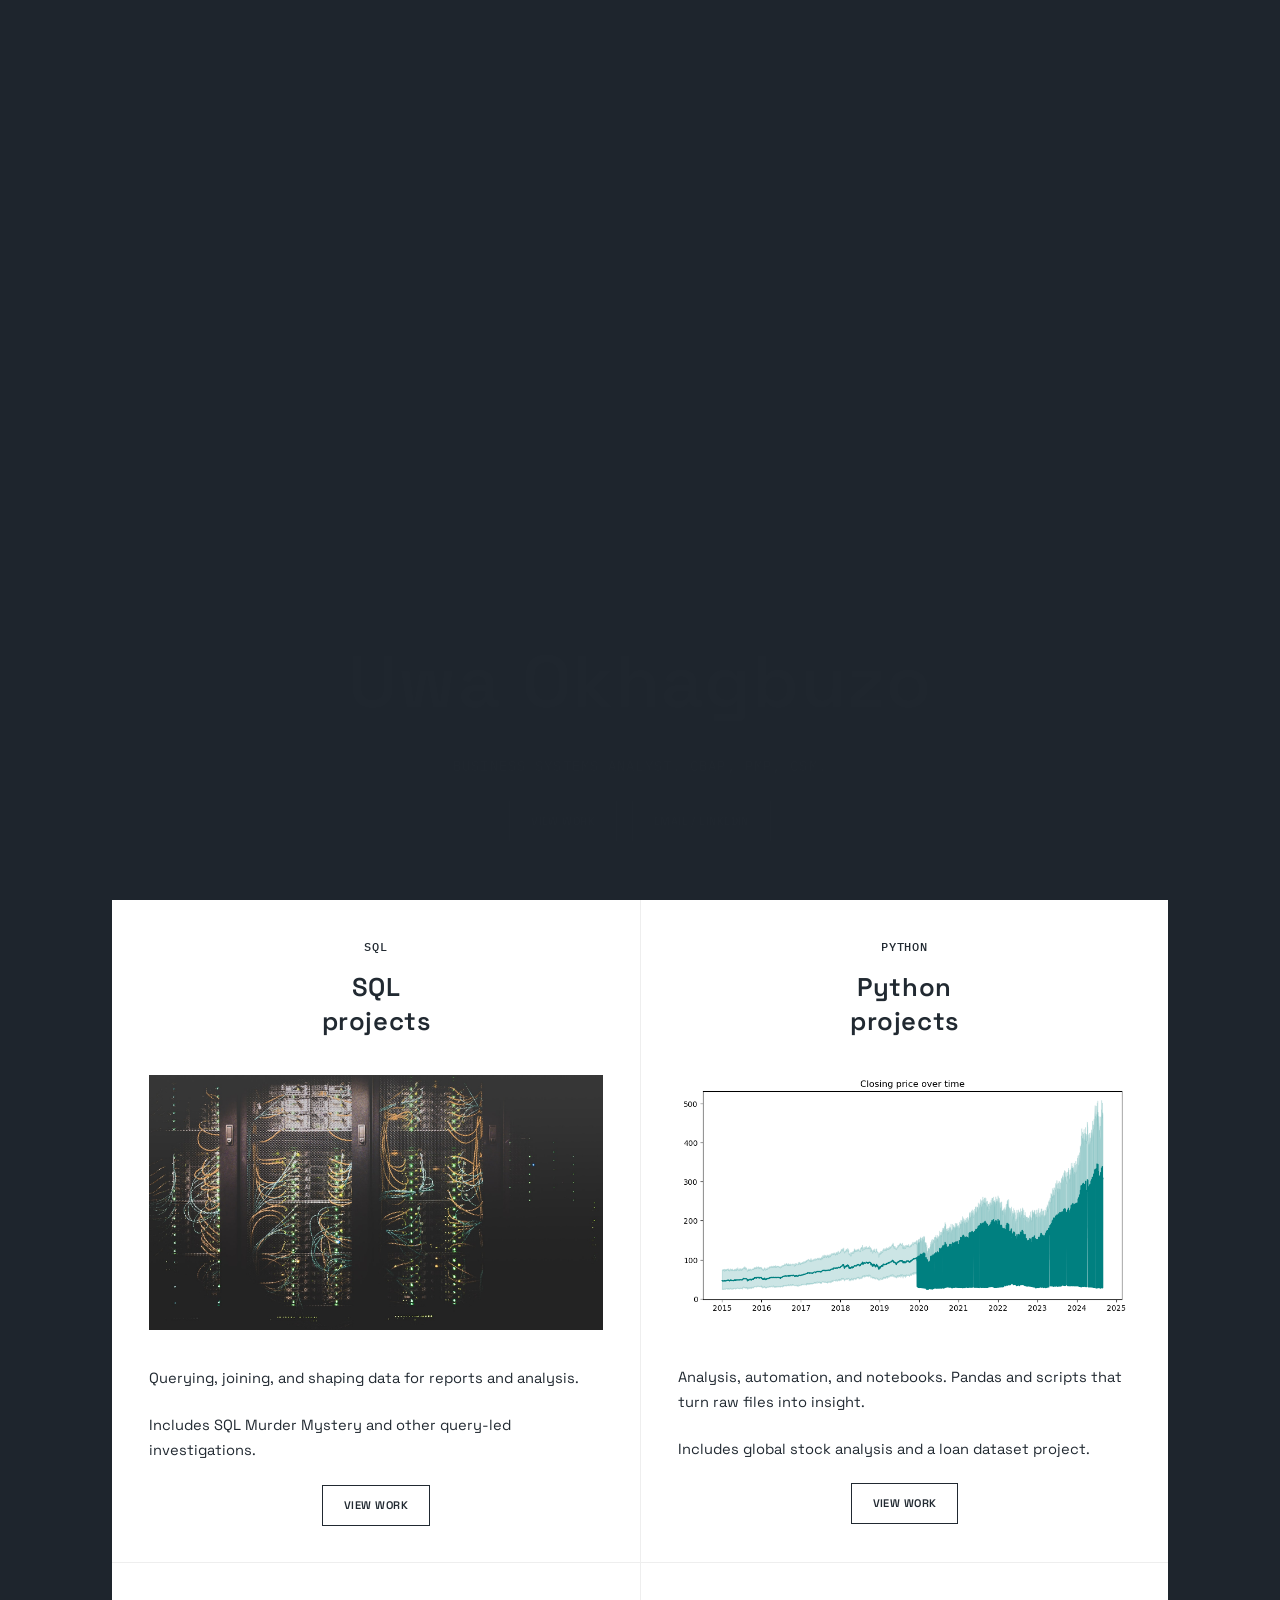
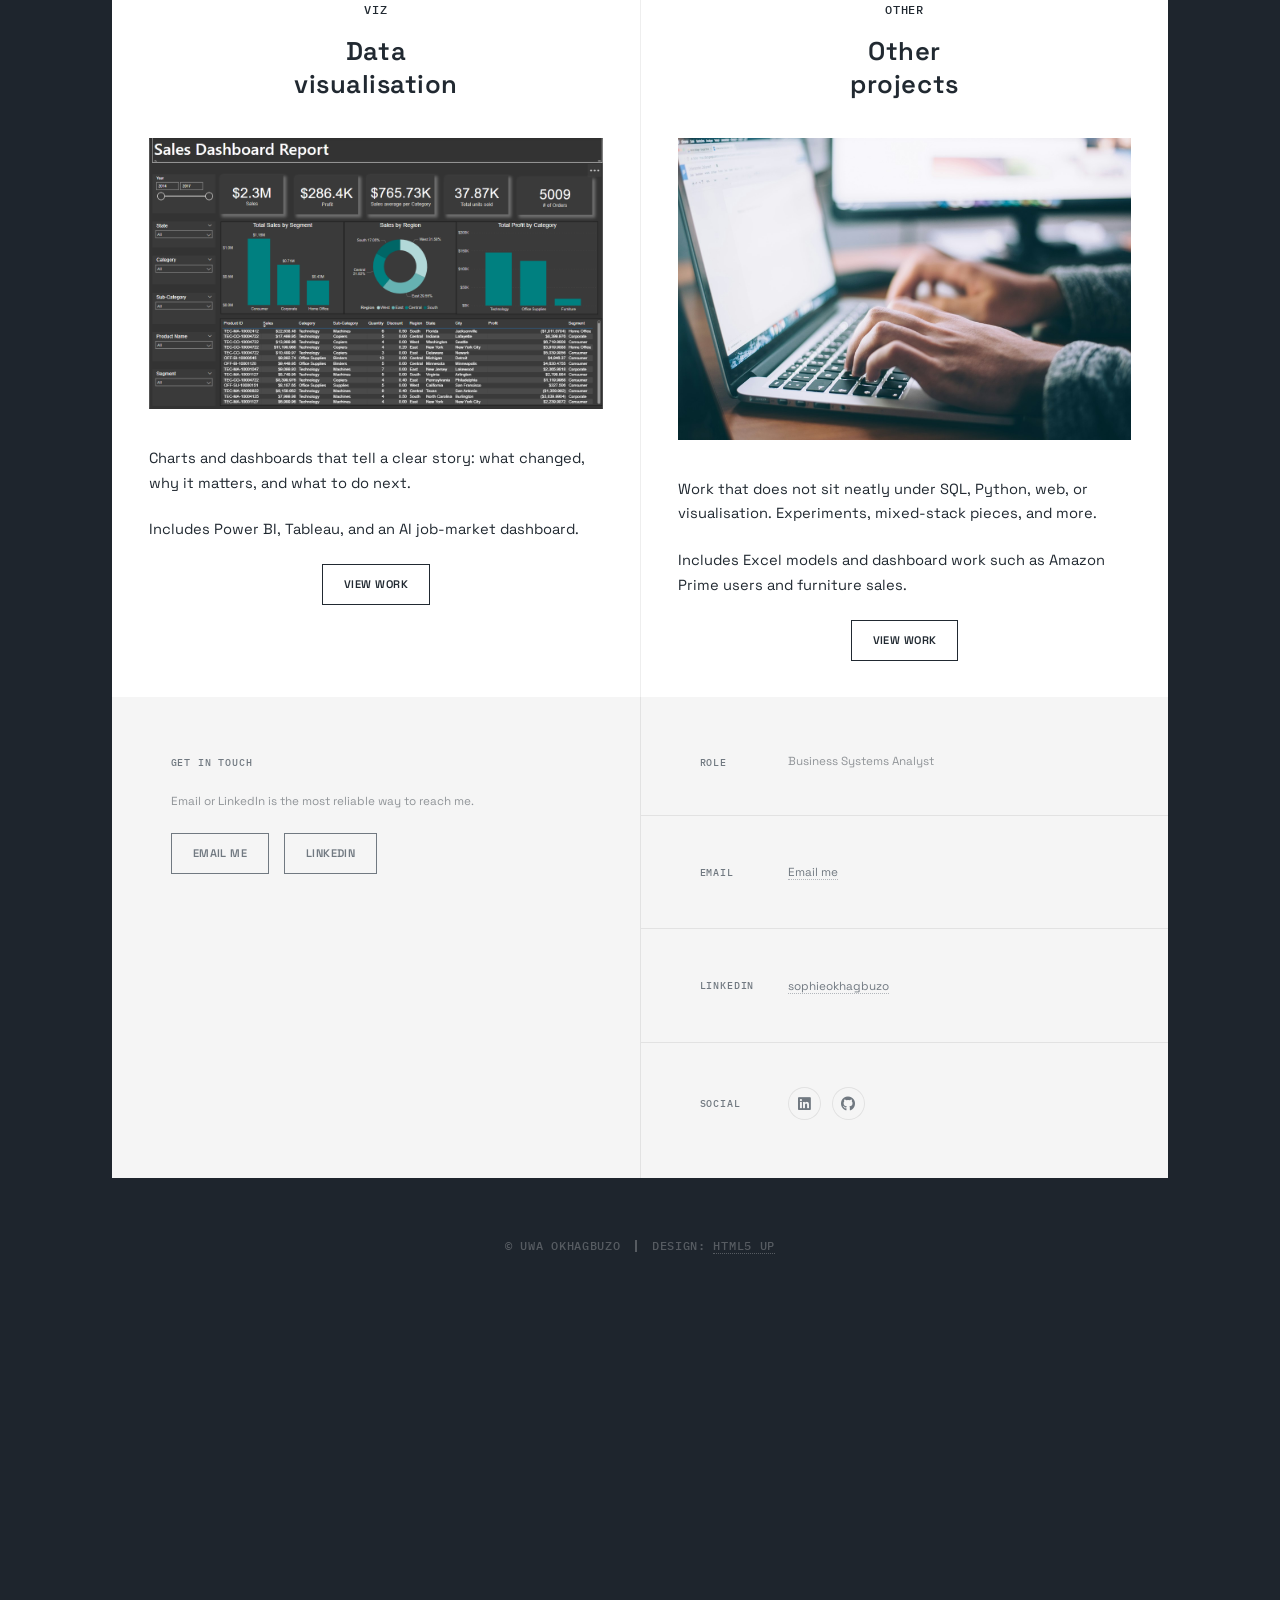
<file: generic.html>
<!DOCTYPE HTML>
<!--
	Massively by HTML5 UP
	html5up.net | @ajlkn
	Free for personal and commercial use under the CCA 3.0 license (html5up.net/license)
-->
<html>
	<head>
		<title>Uwa Okhagbuzo | Portfolio</title>
		<meta charset="utf-8" />
		<meta name="viewport" content="width=device-width, initial-scale=1" />
		<meta name="robots" content="noindex, nofollow" />
		<meta http-equiv="refresh" content="0; url=index.html" />
		<link rel="icon" href="favicon.svg" type="image/svg+xml" />
		<link rel="stylesheet" href="assets/css/main.css" />
		<noscript><link rel="stylesheet" href="assets/css/noscript.css" /></noscript>
	</head>
	<body class="is-preload">

		<!-- Wrapper -->
			<div id="wrapper">

				<!-- Header -->
					<header id="header">
						<a href="index.html" class="logo">Massively</a>
					</header>

				<!-- Nav -->
					<nav id="nav">
						<ul class="links">
							<li><a href="index.html">This is Massively</a></li>
							<li class="active"><a href="generic.html">Generic Page</a></li>
							<li><a href="elements.html">Elements Reference</a></li>
						</ul>
						<ul class="icons">
							<li><a href="#" class="icon brands fa-twitter"><span class="label">Twitter</span></a></li>
							<li><a href="#" class="icon brands fa-facebook-f"><span class="label">Facebook</span></a></li>
							<li><a href="#" class="icon brands fa-instagram"><span class="label">Instagram</span></a></li>
							<li><a href="#" class="icon brands fa-github"><span class="label">GitHub</span></a></li>
						</ul>
					</nav>

				<!-- Main -->
					<div id="main">

						<!-- Post -->
							<section class="post">
								<header class="major">
									<span class="date">April 25, 2017</span>
									<h1>This is a<br />
									Generic Page</h1>
									<p>Aenean ornare velit lacus varius enim ullamcorper proin aliquam<br />
									facilisis ante sed etiam magna interdum congue. Lorem ipsum dolor<br />
									amet nullam sed etiam veroeros.</p>
								</header>
								<div class="image main"><img src="images/pic01.jpg" alt="" /></div>
								<p>Donec eget ex magna. Interdum et malesuada fames ac ante ipsum primis in faucibus. Pellentesque venenatis dolor imperdiet dolor mattis sagittis. Praesent rutrum sem diam, vitae egestas enim auctor sit amet. Pellentesque leo mauris, consectetur id ipsum sit amet, fergiat. Pellentesque in mi eu massa lacinia malesuada et a elit. Donec urna ex, lacinia in purus ac, pretium pulvinar mauris. Nunc lorem mauris, fringilla in aliquam at, euismod in lectus. Pellentesque habitant morbi tristique senectus et netus et malesuada fames ac turpis egestas. Curabitur sapien risus, commodo eget turpis at, elementum convallis enim turpis, lorem ipsum dolor sit amet nullam.</p>
								<p>Lorem ipsum dolor sit amet, consectetur adipiscing elit. Duis dapibus rutrum facilisis. Class aptent taciti sociosqu ad litora torquent per conubia nostra, per inceptos himenaeos. Etiam tristique libero eu nibh porttitor fermentum. Nullam venenatis erat id vehicula viverra. Nunc ultrices eros ut ultricies condimentum. Mauris risus lacus, blandit sit amet venenatis non, bibendum vitae dolor. Nunc lorem mauris, fringilla in aliquam at, euismod in lectus. Pellentesque habitant morbi tristique senectus et netus et malesuada fames ac turpis egestas. In non lorem sit amet elit placerat maximus. Pellentesque aliquam maximus risus. Donec eget ex magna. Interdum et malesuada fames ac ante ipsum primis in faucibus. Pellentesque venenatis dolor imperdiet dolor mattis sagittis. Praesent rutrum sem diam, vitae egestas enim auctor sit amet. Pellentesque leo mauris, consectetur id ipsum.</p>
							</section>

					</div>

				<!-- Footer -->
					<footer id="footer">
						<section>
							<form method="post" action="#">
								<div class="fields">
									<div class="field">
										<label for="name">Name</label>
										<input type="text" name="name" id="name" />
									</div>
									<div class="field">
										<label for="email">Email</label>
										<input type="text" name="email" id="email" />
									</div>
									<div class="field">
										<label for="message">Message</label>
										<textarea name="message" id="message" rows="3"></textarea>
									</div>
								</div>
								<ul class="actions">
									<li><input type="submit" value="Send Message" /></li>
								</ul>
							</form>
						</section>
						<section class="split contact">
							<section class="alt">
								<h3>Address</h3>
								<p>1234 Somewhere Road #87257<br />
								Nashville, TN 00000-0000</p>
							</section>
							<section>
								<h3>Phone</h3>
								<p><a href="#">(000) 000-0000</a></p>
							</section>
							<section>
								<h3>Email</h3>
								<p><a href="#">info@untitled.tld</a></p>
							</section>
							<section>
								<h3>Social</h3>
								<ul class="icons alt">
									<li><a href="#" class="icon brands alt fa-twitter"><span class="label">Twitter</span></a></li>
									<li><a href="#" class="icon brands alt fa-facebook-f"><span class="label">Facebook</span></a></li>
									<li><a href="#" class="icon brands alt fa-instagram"><span class="label">Instagram</span></a></li>
									<li><a href="#" class="icon brands alt fa-github"><span class="label">GitHub</span></a></li>
								</ul>
							</section>
						</section>
					</footer>

				<!-- Copyright -->
					<div id="copyright">
						<ul><li>&copy; Untitled</li><li>Design: <a href="https://html5up.net">HTML5 UP</a></li></ul>
					</div>

			</div>

		<!-- Scripts -->
			<script src="assets/js/jquery.min.js"></script>
			<script src="assets/js/jquery.scrollex.min.js"></script>
			<script src="assets/js/jquery.scrolly.min.js"></script>
			<script src="assets/js/browser.min.js"></script>
			<script src="assets/js/breakpoints.min.js"></script>
			<script src="assets/js/util.js"></script>
			<script src="assets/js/main.js"></script>

	</body>
</html>
</file>
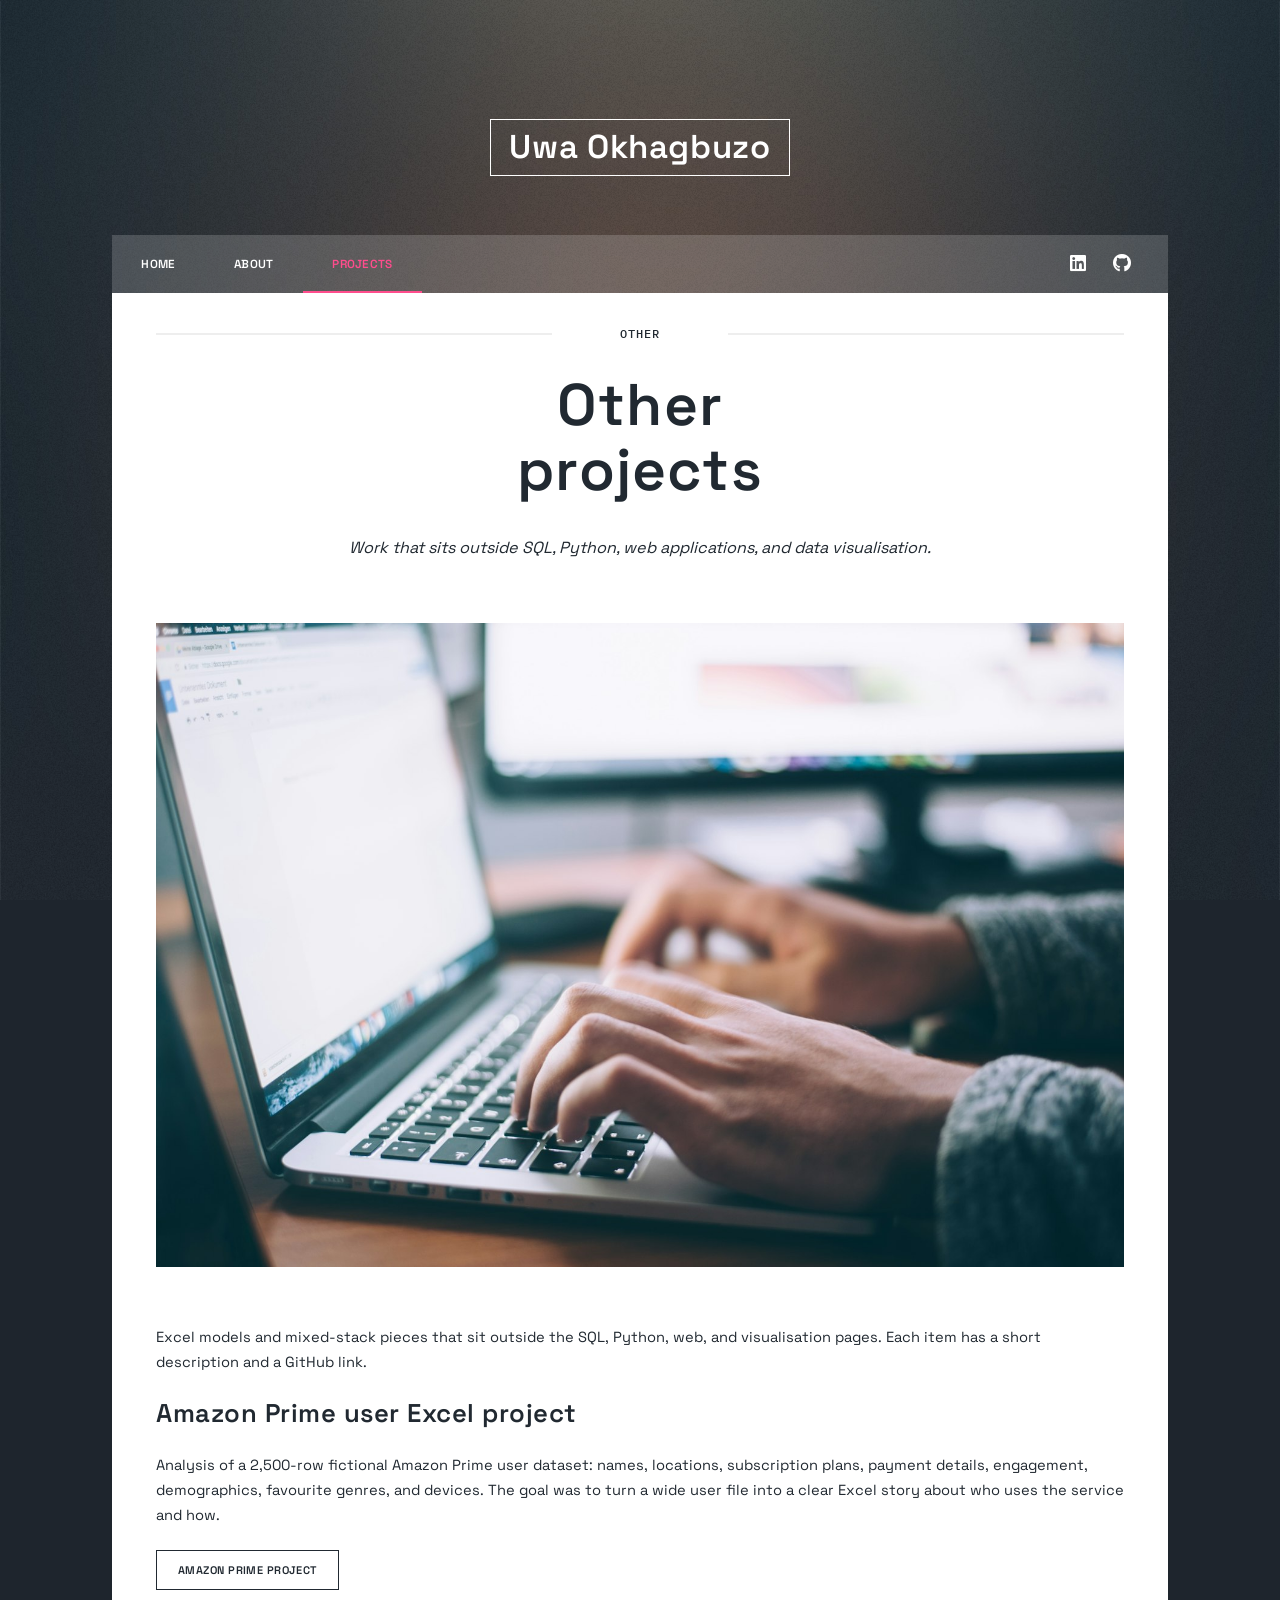
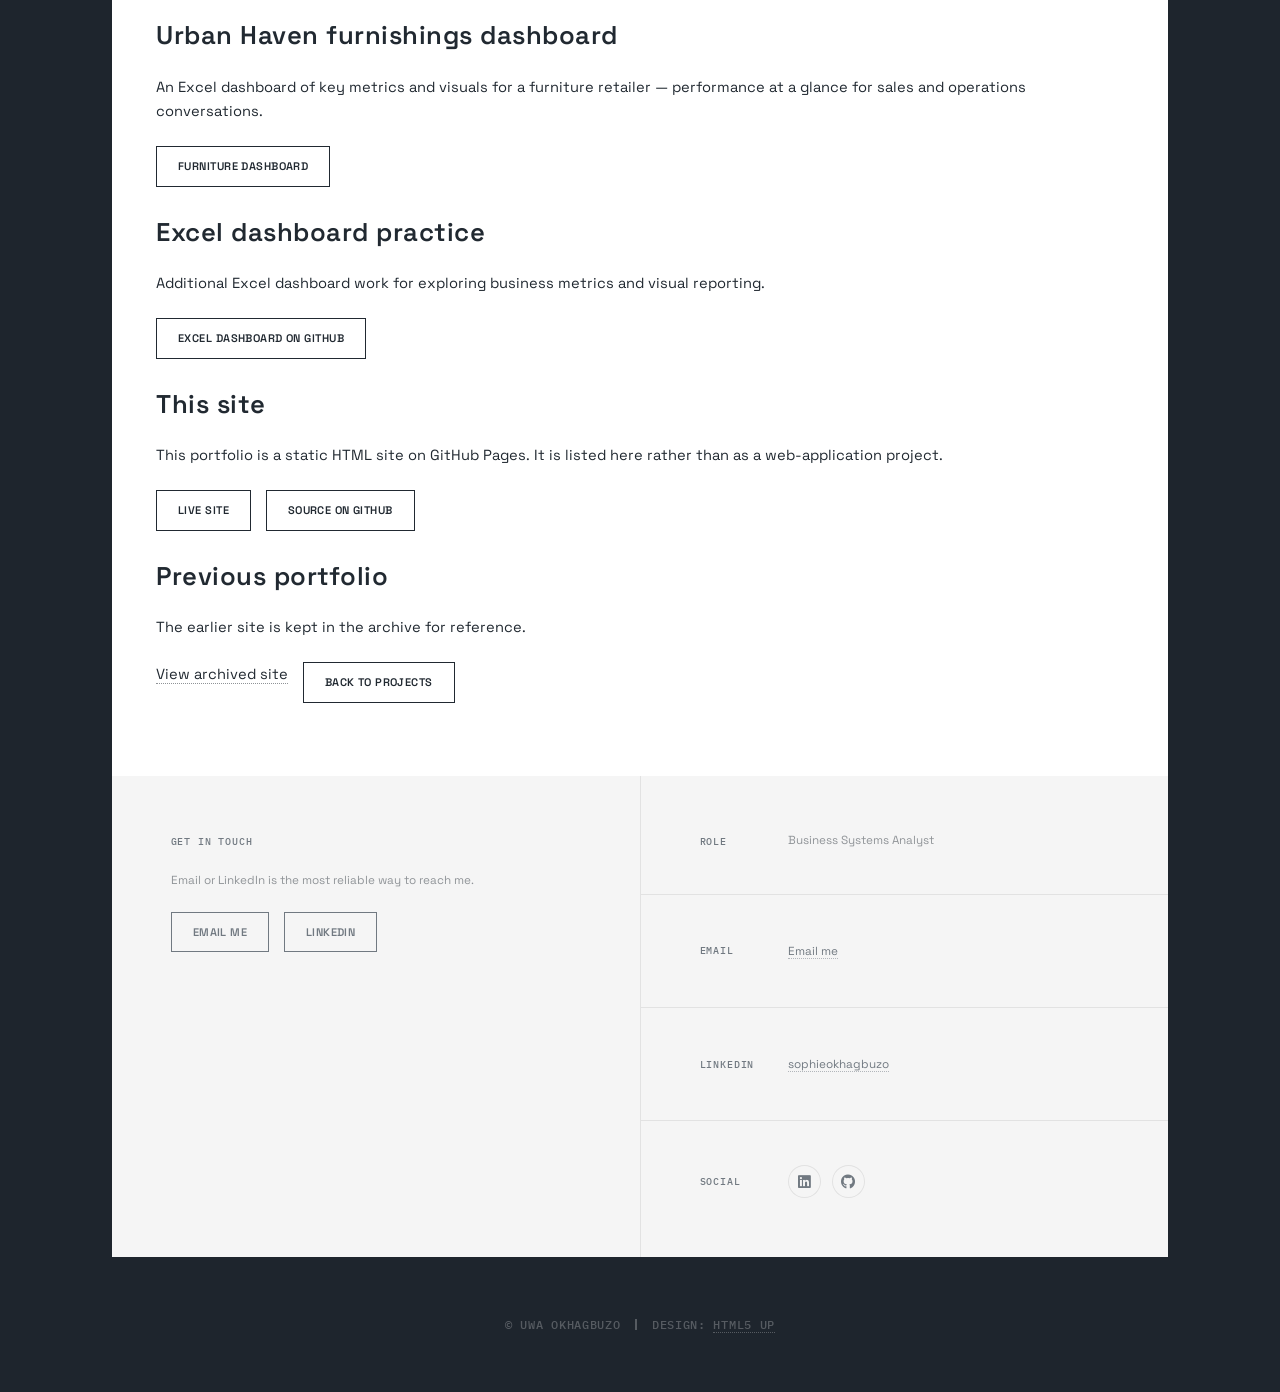
<file: other.html>
<!DOCTYPE HTML>
<!--
	Massively by HTML5 UP
	html5up.net | @ajlkn
	Free for personal and commercial use under the CCA 3.0 license (html5up.net/license)
-->
<html>
	<head>
		<title>Other projects | Uwa Okhagbuzo</title>
		<meta charset="utf-8" />
		<meta name="viewport" content="width=device-width, initial-scale=1" />
		<meta name="description" content="Excel and mixed-stack projects by Uwa Okhagbuzo, including Amazon Prime user analysis and a furniture dashboard." />
		<meta name="author" content="Uwa Okhagbuzo" />
		<link rel="canonical" href="https://sophieokhagbuzo.github.io/other.html" />
		<link rel="icon" href="favicon.svg" type="image/svg+xml" />
		<meta property="og:title" content="Other projects | Uwa Okhagbuzo" />
		<meta property="og:description" content="Excel and mixed-stack projects by Uwa Okhagbuzo, including Amazon Prime user analysis and a furniture dashboard." />
		<meta property="og:type" content="website" />
		<meta property="og:url" content="https://sophieokhagbuzo.github.io/other.html" />
		<meta property="og:image" content="https://sophieokhagbuzo.github.io/images/pic06.jpg" />
		<meta property="og:site_name" content="Uwa Okhagbuzo" />
		<meta name="twitter:card" content="summary_large_image" />
		<meta name="twitter:title" content="Other projects | Uwa Okhagbuzo" />
		<meta name="twitter:description" content="Excel and mixed-stack projects by Uwa Okhagbuzo, including Amazon Prime user analysis and a furniture dashboard." />
		<meta name="twitter:image" content="https://sophieokhagbuzo.github.io/images/pic06.jpg" />
		<link rel="stylesheet" href="assets/css/main.css" />
		<noscript><link rel="stylesheet" href="assets/css/noscript.css" /></noscript>
	</head>
	<body class="is-preload">

		<!-- Wrapper -->
			<div id="wrapper">

				<!-- Header -->
					<header id="header">
						<a href="index.html" class="logo">Uwa Okhagbuzo</a>
					</header>

				<!-- Nav -->
					<nav id="nav">
						<ul class="links">
							<li><a href="index.html">Home</a></li>
							<li><a href="about.html">About</a></li>
							<li class="active"><a href="index.html#projects">Projects</a></li>
						</ul>
						<ul class="icons">
							<li><a href="https://www.linkedin.com/in/sophieokhagbuzo" class="icon brands fa-linkedin"><span class="label">LinkedIn</span></a></li>
							<li><a href="https://github.com/SophieOkhagbuzo" class="icon brands fa-github"><span class="label">GitHub</span></a></li>
						</ul>
					</nav>

				<!-- Main -->
					<div id="main">

						<section class="post">
							<header class="major">
								<span class="date">Other</span>
								<h1>Other<br />
								projects</h1>
								<p>Work that sits outside SQL, Python, web applications, and data visualisation.</p>
							</header>
							<div class="image main"><img src="images/pic06.jpg" alt="Other projects" /></div>
							<p>Excel models and mixed-stack pieces that sit outside the SQL, Python, web, and visualisation pages. Each item has a short description and a GitHub link.</p>
							<h2>Amazon Prime user Excel project</h2>
							<p>Analysis of a 2,500-row fictional Amazon Prime user dataset: names, locations, subscription plans, payment details, engagement, demographics, favourite genres, and devices. The goal was to turn a wide user file into a clear Excel story about who uses the service and how.</p>
							<ul class="actions">
								<li><a href="https://github.com/SophieOkhagbuzo/Amazon-prime-user-excel-project" class="button">Amazon Prime project</a></li>
							</ul>
							<h2>Urban Haven furnishings dashboard</h2>
							<p>An Excel dashboard of key metrics and visuals for a furniture retailer — performance at a glance for sales and operations conversations.</p>
							<ul class="actions">
								<li><a href="https://github.com/SophieOkhagbuzo/Furniture-project-Excel-Dashboard" class="button">Furniture dashboard</a></li>
							</ul>
							<h2>Excel dashboard practice</h2>
							<p>Additional Excel dashboard work for exploring business metrics and visual reporting.</p>
							<ul class="actions">
								<li><a href="https://github.com/SophieOkhagbuzo/My-Excel-dashboard" class="button">Excel dashboard on GitHub</a></li>
							</ul>
							<h2>This site</h2>
							<p>This portfolio is a static HTML site on GitHub Pages. It is listed here rather than as a web-application project.</p>
							<ul class="actions">
								<li><a href="https://sophieokhagbuzo.github.io/" class="button">Live site</a></li>
								<li><a href="https://github.com/SophieOkhagbuzo/uwaokhagbuzo.com" class="button">Source on GitHub</a></li>
							</ul>
							<h2>Previous portfolio</h2>
							<p>The earlier site is kept in the archive for reference.</p>
							<ul class="actions">
								<li><a href="https://sophieokhagbuzo.github.io/archive/">View archived site</a></li>
								<li><a href="index.html#projects" class="button">Back to projects</a></li>
							</ul>
						</section>

					</div>

				<!-- Footer -->
					<footer id="footer">
						<section>
							<h3>Get in touch</h3>
							<p>Email or LinkedIn is the most reliable way to reach me.</p>
							<ul class="actions">
								<li><a href="mailto:uwaremeo@gmail.com" class="button">Email me</a></li>
								<li><a href="https://www.linkedin.com/in/sophieokhagbuzo" class="button">LinkedIn</a></li>
							</ul>
						</section>
						<section class="split contact">
							<section class="alt">
								<h3>Role</h3>
								<p>Business Systems Analyst</p>
							</section>
							<section>
								<h3>Email</h3>
								<p><a href="mailto:uwaremeo@gmail.com">Email me</a></p>
							</section>
							<section>
								<h3>LinkedIn</h3>
								<p><a href="https://www.linkedin.com/in/sophieokhagbuzo">sophieokhagbuzo</a></p>
							</section>
							<section>
								<h3>Social</h3>
								<ul class="icons alt">
									<li><a href="https://www.linkedin.com/in/sophieokhagbuzo" class="icon brands alt fa-linkedin"><span class="label">LinkedIn</span></a></li>
									<li><a href="https://github.com/SophieOkhagbuzo" class="icon brands alt fa-github"><span class="label">GitHub</span></a></li>
								</ul>
							</section>
						</section>
					</footer>

				<!-- Copyright -->
					<div id="copyright">
						<ul><li>&copy; Uwa Okhagbuzo</li><li>Design: <a href="https://html5up.net">HTML5 UP</a></li></ul>
					</div>

			</div>

		<!-- Scripts -->
			<script src="assets/js/jquery.min.js"></script>
			<script src="assets/js/jquery.scrollex.min.js"></script>
			<script src="assets/js/jquery.scrolly.min.js"></script>
			<script src="assets/js/browser.min.js"></script>
			<script src="assets/js/breakpoints.min.js"></script>
			<script src="assets/js/util.js"></script>
			<script src="assets/js/main.js"></script>

	</body>
</html>
</file>
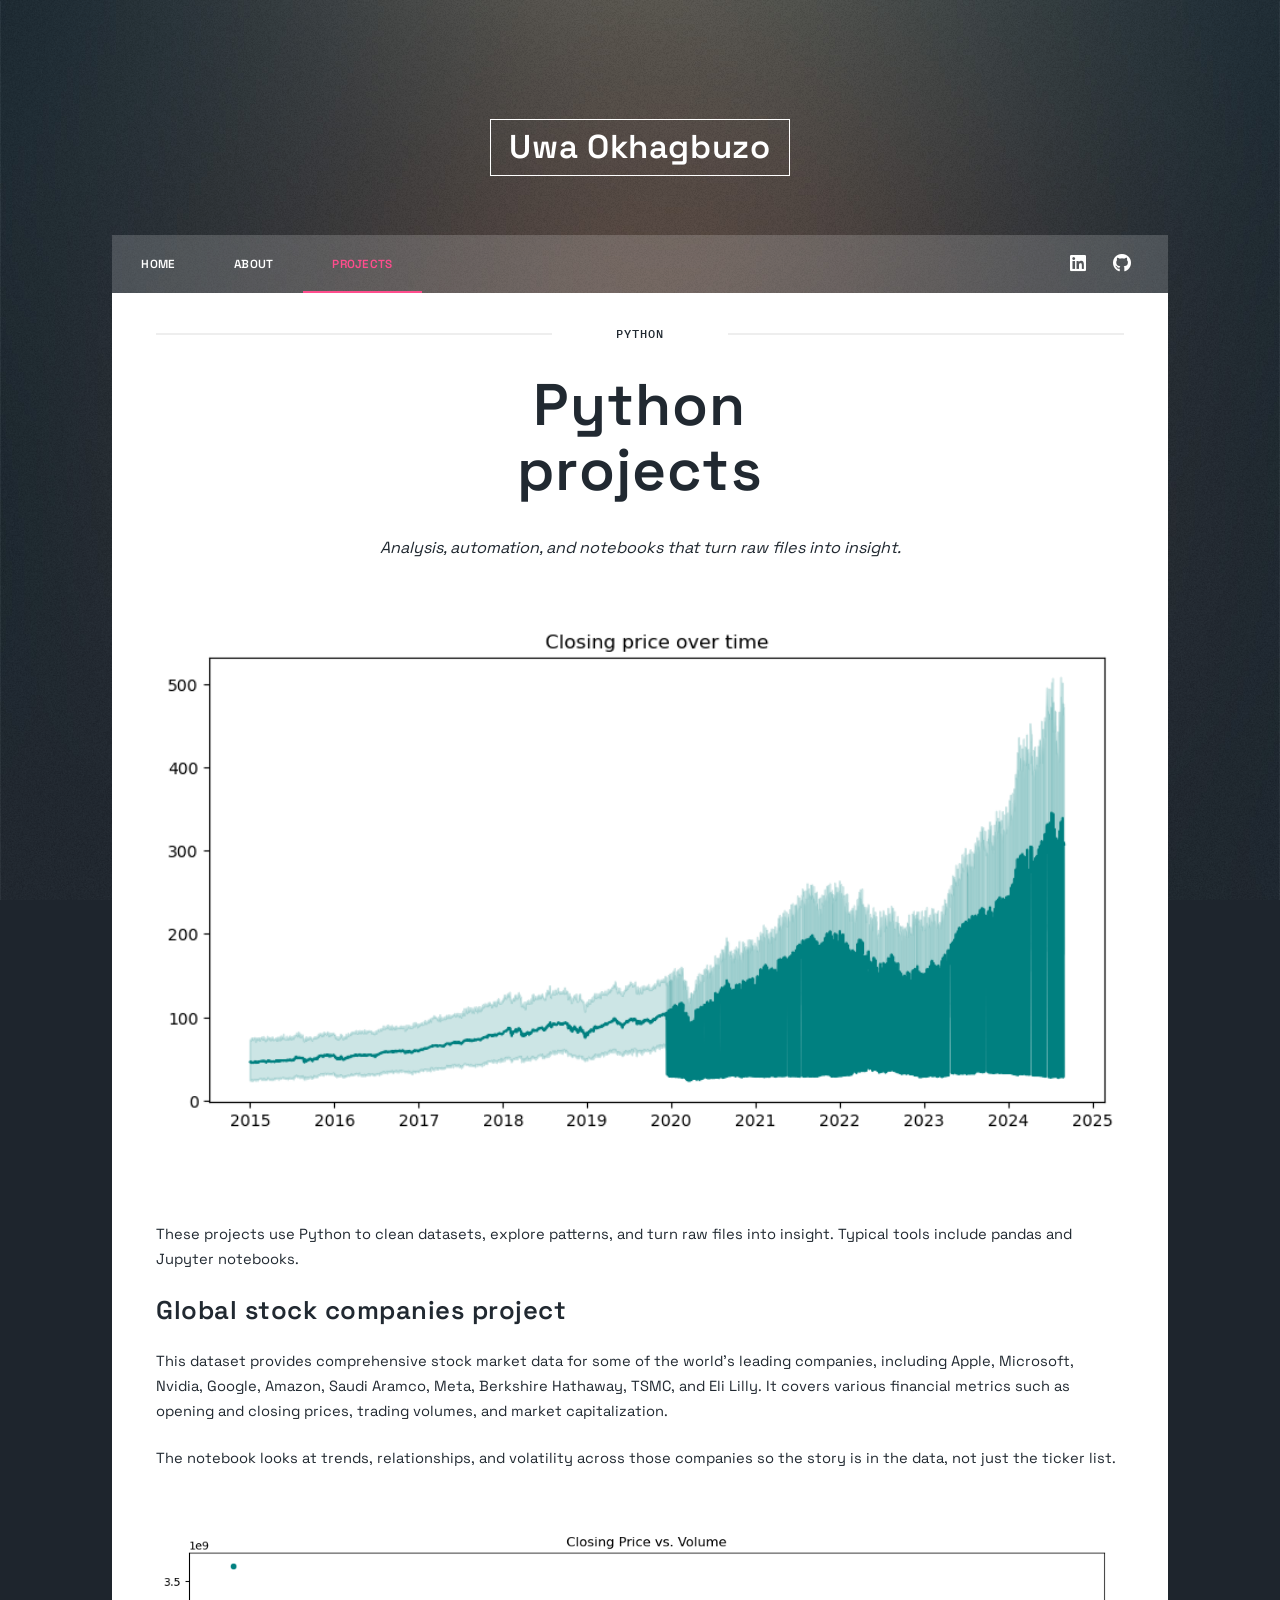
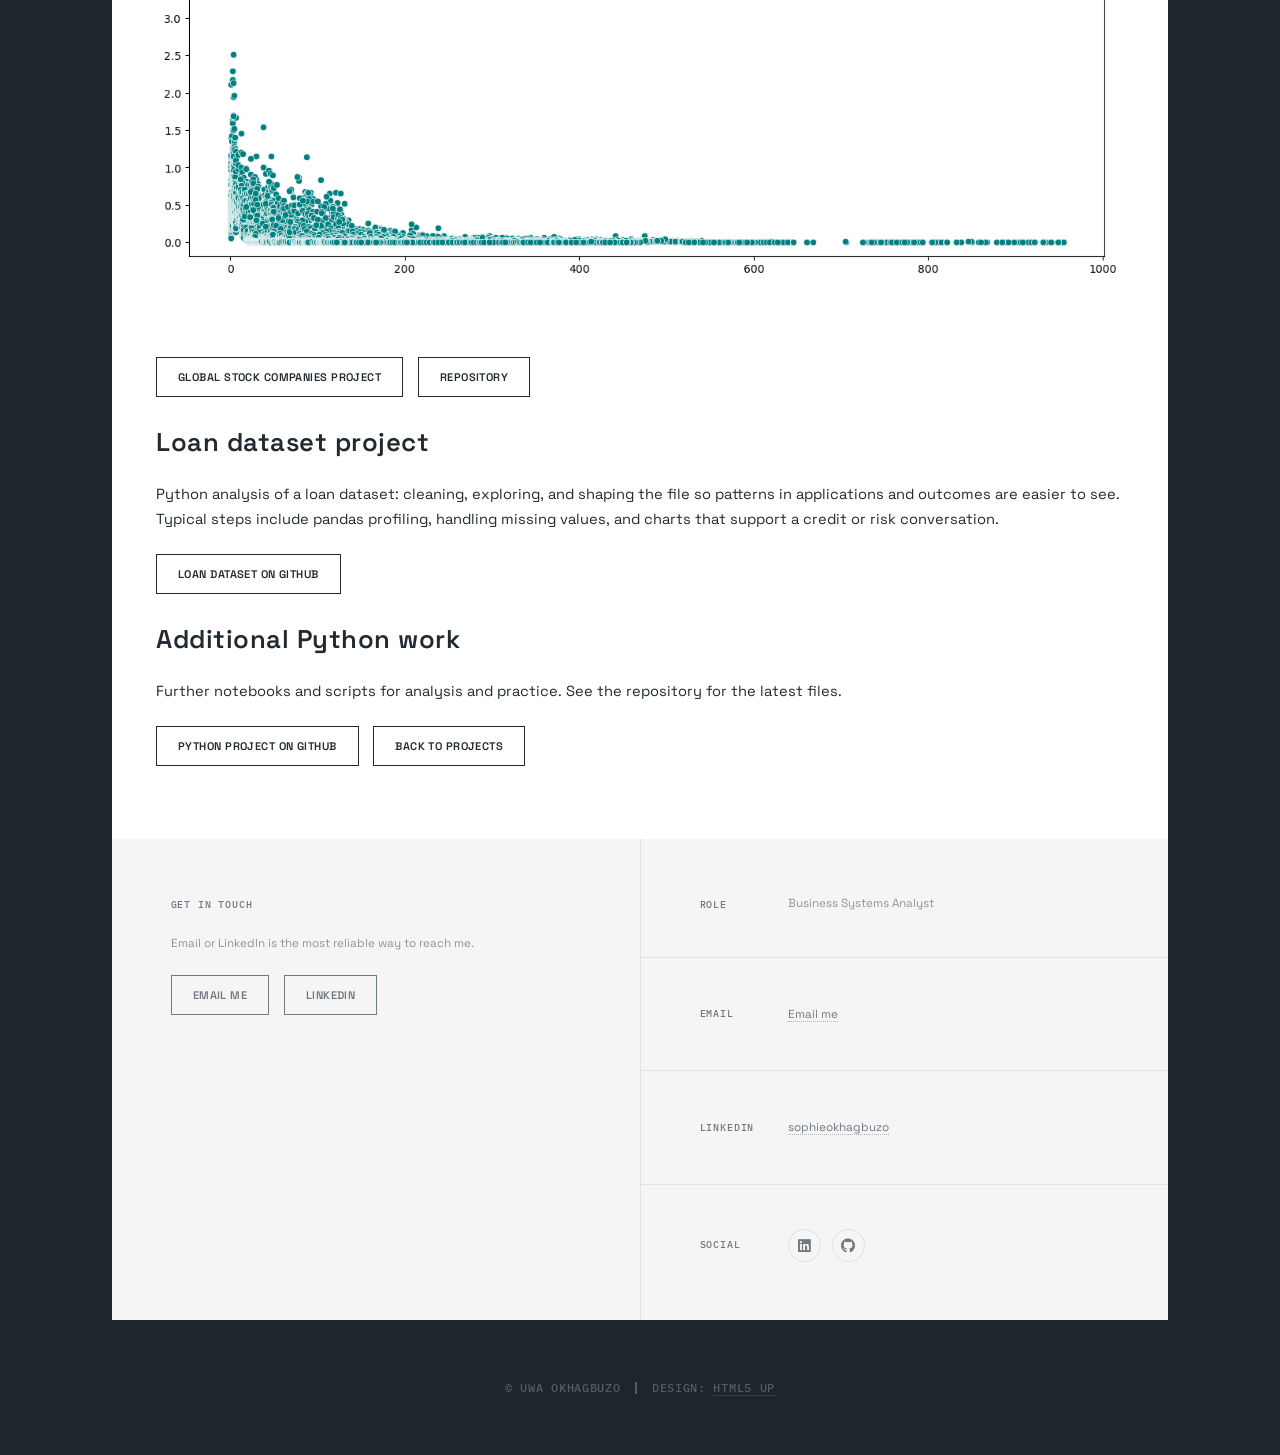
<file: python.html>
<!DOCTYPE HTML>
<!--
	Massively by HTML5 UP
	html5up.net | @ajlkn
	Free for personal and commercial use under the CCA 3.0 license (html5up.net/license)
-->
<html>
	<head>
		<title>Python | Uwa Okhagbuzo</title>
		<meta charset="utf-8" />
		<meta name="viewport" content="width=device-width, initial-scale=1" />
		<meta name="description" content="Python analysis by Uwa Okhagbuzo — global stock data, a loan dataset, and notebooks built with pandas." />
		<meta name="author" content="Uwa Okhagbuzo" />
		<link rel="canonical" href="https://sophieokhagbuzo.github.io/python.html" />
		<link rel="icon" href="favicon.svg" type="image/svg+xml" />
		<meta property="og:title" content="Python | Uwa Okhagbuzo" />
		<meta property="og:description" content="Python analysis by Uwa Okhagbuzo — global stock data, a loan dataset, and notebooks built with pandas." />
		<meta property="og:type" content="website" />
		<meta property="og:url" content="https://sophieokhagbuzo.github.io/python.html" />
		<meta property="og:image" content="https://sophieokhagbuzo.github.io/images/notebook-stocks-01.png" />
		<meta property="og:site_name" content="Uwa Okhagbuzo" />
		<meta name="twitter:card" content="summary_large_image" />
		<meta name="twitter:title" content="Python | Uwa Okhagbuzo" />
		<meta name="twitter:description" content="Python analysis by Uwa Okhagbuzo — global stock data, a loan dataset, and notebooks built with pandas." />
		<meta name="twitter:image" content="https://sophieokhagbuzo.github.io/images/notebook-stocks-01.png" />
		<link rel="stylesheet" href="assets/css/main.css" />
		<noscript><link rel="stylesheet" href="assets/css/noscript.css" /></noscript>
	</head>
	<body class="is-preload">

		<!-- Wrapper -->
			<div id="wrapper">

				<!-- Header -->
					<header id="header">
						<a href="index.html" class="logo">Uwa Okhagbuzo</a>
					</header>

				<!-- Nav -->
					<nav id="nav">
						<ul class="links">
							<li><a href="index.html">Home</a></li>
							<li><a href="about.html">About</a></li>
							<li class="active"><a href="index.html#projects">Projects</a></li>
						</ul>
						<ul class="icons">
							<li><a href="https://www.linkedin.com/in/sophieokhagbuzo" class="icon brands fa-linkedin"><span class="label">LinkedIn</span></a></li>
							<li><a href="https://github.com/SophieOkhagbuzo" class="icon brands fa-github"><span class="label">GitHub</span></a></li>
						</ul>
					</nav>

				<!-- Main -->
					<div id="main">

						<section class="post">
							<header class="major">
								<span class="date">Python</span>
								<h1>Python<br />
								projects</h1>
								<p>Analysis, automation, and notebooks that turn raw files into insight.</p>
							</header>
							<div class="image main"><img src="images/notebook-stocks-01.png" alt="Closing price over time from the global stocks notebook" /></div>
							<p>These projects use Python to clean datasets, explore patterns, and turn raw files into insight. Typical tools include pandas and Jupyter notebooks.</p>
							<h2>Global stock companies project</h2>
							<p>This dataset provides comprehensive stock market data for some of the world's leading companies, including Apple, Microsoft, Nvidia, Google, Amazon, Saudi Aramco, Meta, Berkshire Hathaway, TSMC, and Eli Lilly. It covers various financial metrics such as opening and closing prices, trading volumes, and market capitalization.</p>
							<p>The notebook looks at trends, relationships, and volatility across those companies so the story is in the data, not just the ticker list.</p>
							<div class="image main"><img src="images/notebook-stocks-03.png" alt="Closing price versus volume scatter plot from the stocks notebook" /></div>
							<ul class="actions">
								<li><a href="https://github.com/SophieOkhagbuzo/Top-10-Global-Companies-Stock-Data-2024--Python-Project/blob/main/Top%2010%20Global%20Companies%20Stock%20Data%202024%20%20(2).ipynb" class="button">Global stock companies Project</a></li>
								<li><a href="https://github.com/SophieOkhagbuzo/Top-10-Global-Companies-Stock-Data-2024--Python-Project" class="button">Repository</a></li>
							</ul>
							<h2>Loan dataset project</h2>
							<p>Python analysis of a loan dataset: cleaning, exploring, and shaping the file so patterns in applications and outcomes are easier to see. Typical steps include pandas profiling, handling missing values, and charts that support a credit or risk conversation.</p>
							<ul class="actions">
								<li><a href="https://github.com/SophieOkhagbuzo/Python-Project-Loan-data-set-" class="button">Loan dataset on GitHub</a></li>
							</ul>
							<h2>Additional Python work</h2>
							<p>Further notebooks and scripts for analysis and practice. See the repository for the latest files.</p>
							<ul class="actions">
								<li><a href="https://github.com/SophieOkhagbuzo/Python-project" class="button">Python project on GitHub</a></li>
								<li><a href="index.html#projects" class="button">Back to projects</a></li>
							</ul>
						</section>

					</div>

				<!-- Footer -->
					<footer id="footer">
						<section>
							<h3>Get in touch</h3>
							<p>Email or LinkedIn is the most reliable way to reach me.</p>
							<ul class="actions">
								<li><a href="mailto:uwaremeo@gmail.com" class="button">Email me</a></li>
								<li><a href="https://www.linkedin.com/in/sophieokhagbuzo" class="button">LinkedIn</a></li>
							</ul>
						</section>
						<section class="split contact">
							<section class="alt">
								<h3>Role</h3>
								<p>Business Systems Analyst</p>
							</section>
							<section>
								<h3>Email</h3>
								<p><a href="mailto:uwaremeo@gmail.com">Email me</a></p>
							</section>
							<section>
								<h3>LinkedIn</h3>
								<p><a href="https://www.linkedin.com/in/sophieokhagbuzo">sophieokhagbuzo</a></p>
							</section>
							<section>
								<h3>Social</h3>
								<ul class="icons alt">
									<li><a href="https://www.linkedin.com/in/sophieokhagbuzo" class="icon brands alt fa-linkedin"><span class="label">LinkedIn</span></a></li>
									<li><a href="https://github.com/SophieOkhagbuzo" class="icon brands alt fa-github"><span class="label">GitHub</span></a></li>
								</ul>
							</section>
						</section>
					</footer>

				<!-- Copyright -->
					<div id="copyright">
						<ul><li>&copy; Uwa Okhagbuzo</li><li>Design: <a href="https://html5up.net">HTML5 UP</a></li></ul>
					</div>

			</div>

		<!-- Scripts -->
			<script src="assets/js/jquery.min.js"></script>
			<script src="assets/js/jquery.scrollex.min.js"></script>
			<script src="assets/js/jquery.scrolly.min.js"></script>
			<script src="assets/js/browser.min.js"></script>
			<script src="assets/js/breakpoints.min.js"></script>
			<script src="assets/js/util.js"></script>
			<script src="assets/js/main.js"></script>

	</body>
</html>
</file>
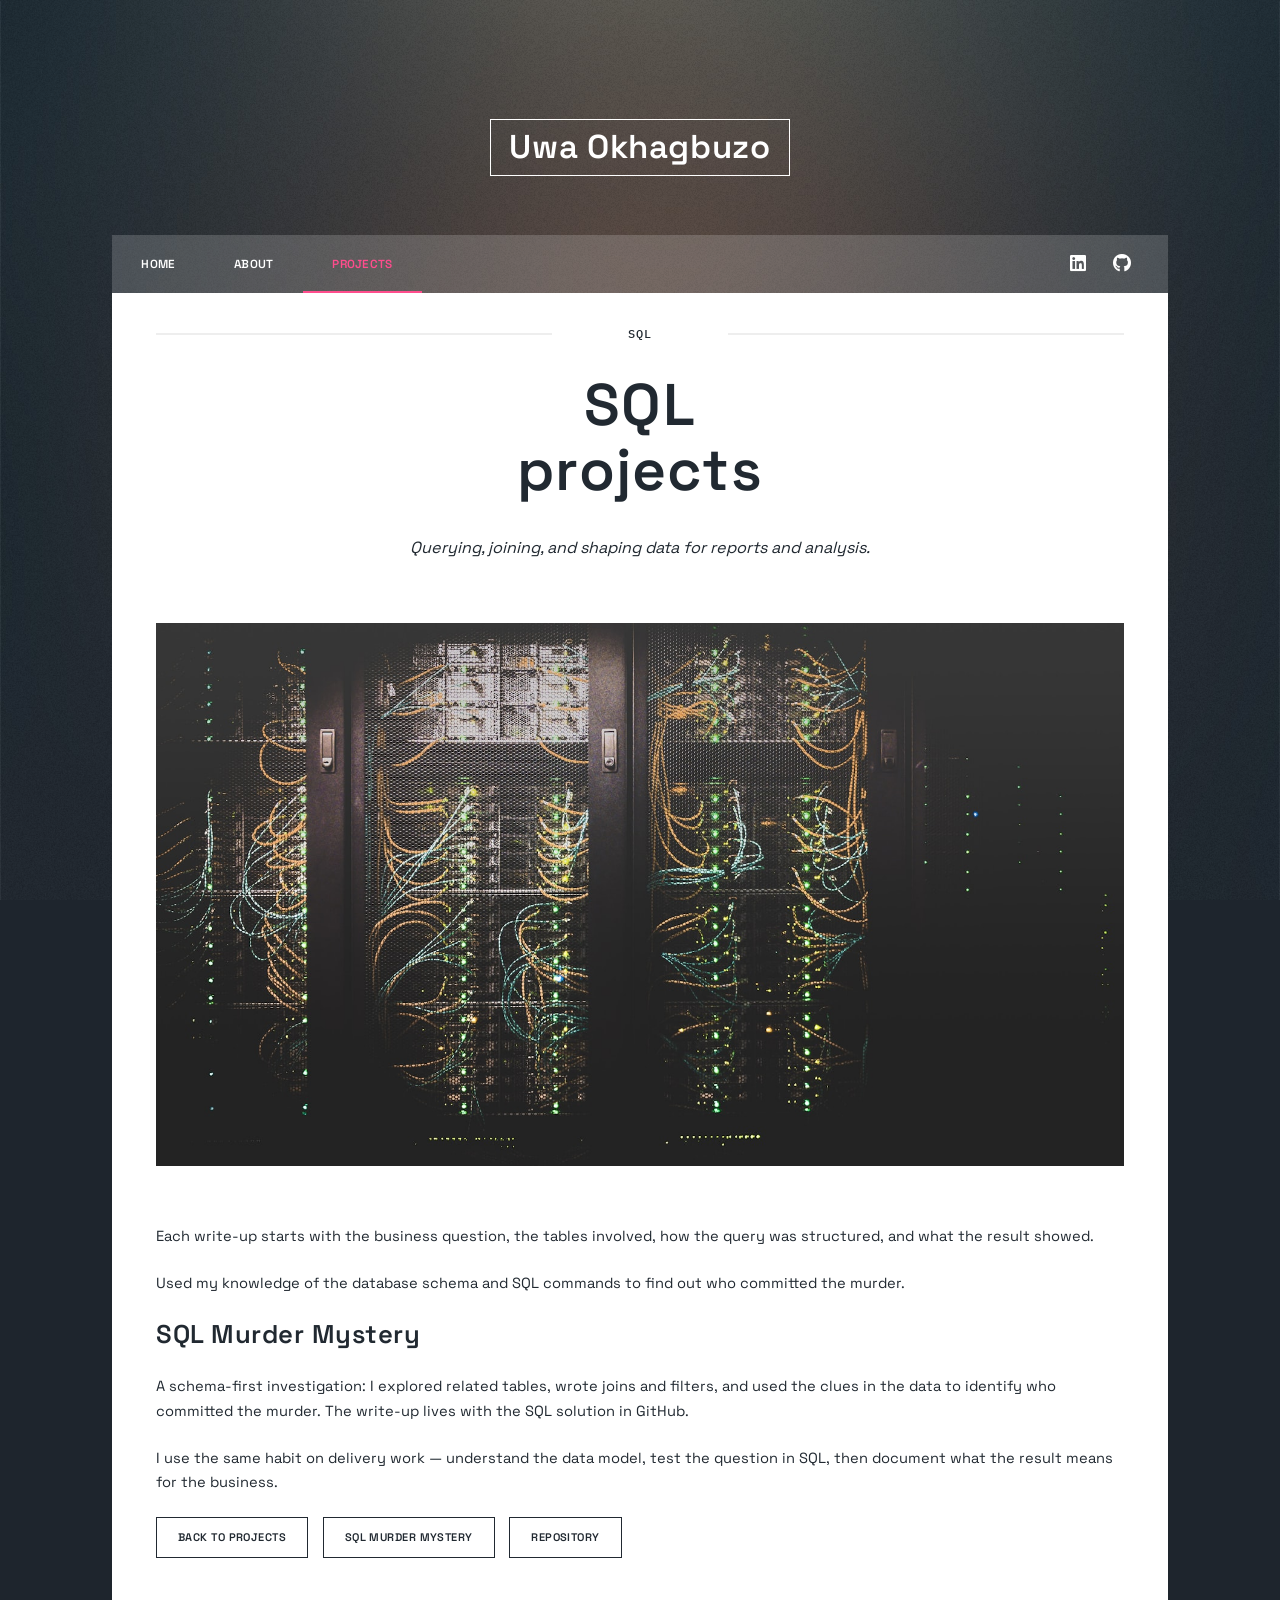
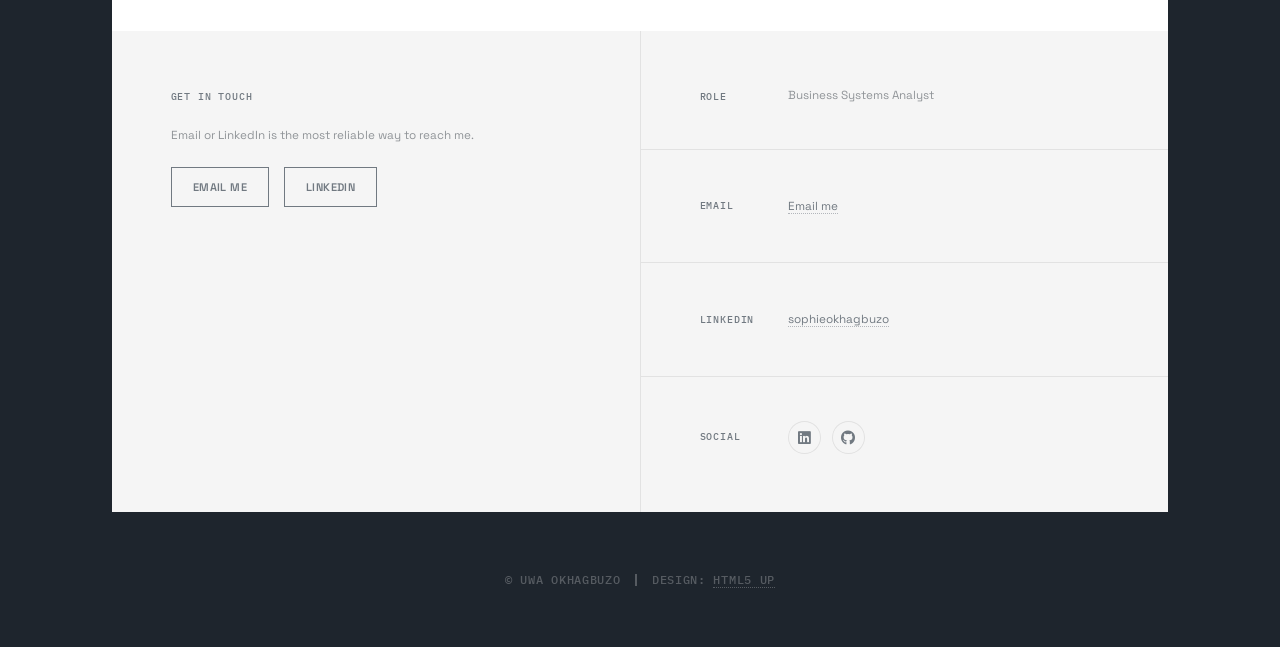
<file: sql.html>
<!DOCTYPE HTML>
<!--
	Massively by HTML5 UP
	html5up.net | @ajlkn
	Free for personal and commercial use under the CCA 3.0 license (html5up.net/license)
-->
<html>
	<head>
		<title>SQL | Uwa Okhagbuzo</title>
		<meta charset="utf-8" />
		<meta name="viewport" content="width=device-width, initial-scale=1" />
		<meta name="description" content="SQL projects by Uwa Okhagbuzo, including SQL Murder Mystery and query-led investigations." />
		<meta name="author" content="Uwa Okhagbuzo" />
		<link rel="canonical" href="https://sophieokhagbuzo.github.io/sql.html" />
		<link rel="icon" href="favicon.svg" type="image/svg+xml" />
		<meta property="og:title" content="SQL | Uwa Okhagbuzo" />
		<meta property="og:description" content="SQL projects by Uwa Okhagbuzo, including SQL Murder Mystery and query-led investigations." />
		<meta property="og:type" content="website" />
		<meta property="og:url" content="https://sophieokhagbuzo.github.io/sql.html" />
		<meta property="og:image" content="https://sophieokhagbuzo.github.io/images/pic02.jpg" />
		<meta property="og:site_name" content="Uwa Okhagbuzo" />
		<meta name="twitter:card" content="summary_large_image" />
		<meta name="twitter:title" content="SQL | Uwa Okhagbuzo" />
		<meta name="twitter:description" content="SQL projects by Uwa Okhagbuzo, including SQL Murder Mystery and query-led investigations." />
		<meta name="twitter:image" content="https://sophieokhagbuzo.github.io/images/pic02.jpg" />
		<link rel="stylesheet" href="assets/css/main.css" />
		<noscript><link rel="stylesheet" href="assets/css/noscript.css" /></noscript>
	</head>
	<body class="is-preload">

		<!-- Wrapper -->
			<div id="wrapper">

				<!-- Header -->
					<header id="header">
						<a href="index.html" class="logo">Uwa Okhagbuzo</a>
					</header>

				<!-- Nav -->
					<nav id="nav">
						<ul class="links">
							<li><a href="index.html">Home</a></li>
							<li><a href="about.html">About</a></li>
							<li class="active"><a href="index.html#projects">Projects</a></li>
						</ul>
						<ul class="icons">
							<li><a href="https://www.linkedin.com/in/sophieokhagbuzo" class="icon brands fa-linkedin"><span class="label">LinkedIn</span></a></li>
							<li><a href="https://github.com/SophieOkhagbuzo" class="icon brands fa-github"><span class="label">GitHub</span></a></li>
						</ul>
					</nav>

				<!-- Main -->
					<div id="main">

						<section class="post">
							<header class="major">
								<span class="date">SQL</span>
								<h1>SQL<br />
								projects</h1>
								<p>Querying, joining, and shaping data for reports and analysis.</p>
							</header>
							<div class="image main"><img src="images/pic02.jpg" alt="SQL projects" /></div>
							<p>Each write-up starts with the business question, the tables involved, how the query was structured, and what the result showed.</p>
							<p>Used my knowledge of the database schema and SQL commands to find out who committed the murder.</p>
							<h2>SQL Murder Mystery</h2>
							<p>A schema-first investigation: I explored related tables, wrote joins and filters, and used the clues in the data to identify who committed the murder. The write-up lives with the SQL solution in GitHub.</p>
							<p>I use the same habit on delivery work — understand the data model, test the question in SQL, then document what the result means for the business.</p>
							<ul class="actions">
								<li><a href="index.html#projects" class="button">Back to projects</a></li>
								<li><a href="https://github.com/SophieOkhagbuzo/SQL_Murder_Mystery/blob/main/sql-murder-mystery%20solution.db%20(1).sql" class="button">SQL Murder Mystery</a></li>
								<li><a href="https://github.com/SophieOkhagbuzo/SQL_Murder_Mystery" class="button">Repository</a></li>
							</ul>
						</section>

					</div>

				<!-- Footer -->
					<footer id="footer">
						<section>
							<h3>Get in touch</h3>
							<p>Email or LinkedIn is the most reliable way to reach me.</p>
							<ul class="actions">
								<li><a href="mailto:uwaremeo@gmail.com" class="button">Email me</a></li>
								<li><a href="https://www.linkedin.com/in/sophieokhagbuzo" class="button">LinkedIn</a></li>
							</ul>
						</section>
						<section class="split contact">
							<section class="alt">
								<h3>Role</h3>
								<p>Business Systems Analyst</p>
							</section>
							<section>
								<h3>Email</h3>
								<p><a href="mailto:uwaremeo@gmail.com">Email me</a></p>
							</section>
							<section>
								<h3>LinkedIn</h3>
								<p><a href="https://www.linkedin.com/in/sophieokhagbuzo">sophieokhagbuzo</a></p>
							</section>
							<section>
								<h3>Social</h3>
								<ul class="icons alt">
									<li><a href="https://www.linkedin.com/in/sophieokhagbuzo" class="icon brands alt fa-linkedin"><span class="label">LinkedIn</span></a></li>
									<li><a href="https://github.com/SophieOkhagbuzo" class="icon brands alt fa-github"><span class="label">GitHub</span></a></li>
								</ul>
							</section>
						</section>
					</footer>

				<!-- Copyright -->
					<div id="copyright">
						<ul><li>&copy; Uwa Okhagbuzo</li><li>Design: <a href="https://html5up.net">HTML5 UP</a></li></ul>
					</div>

			</div>

		<!-- Scripts -->
			<script src="assets/js/jquery.min.js"></script>
			<script src="assets/js/jquery.scrollex.min.js"></script>
			<script src="assets/js/jquery.scrolly.min.js"></script>
			<script src="assets/js/browser.min.js"></script>
			<script src="assets/js/breakpoints.min.js"></script>
			<script src="assets/js/util.js"></script>
			<script src="assets/js/main.js"></script>

	</body>
</html>
</file>
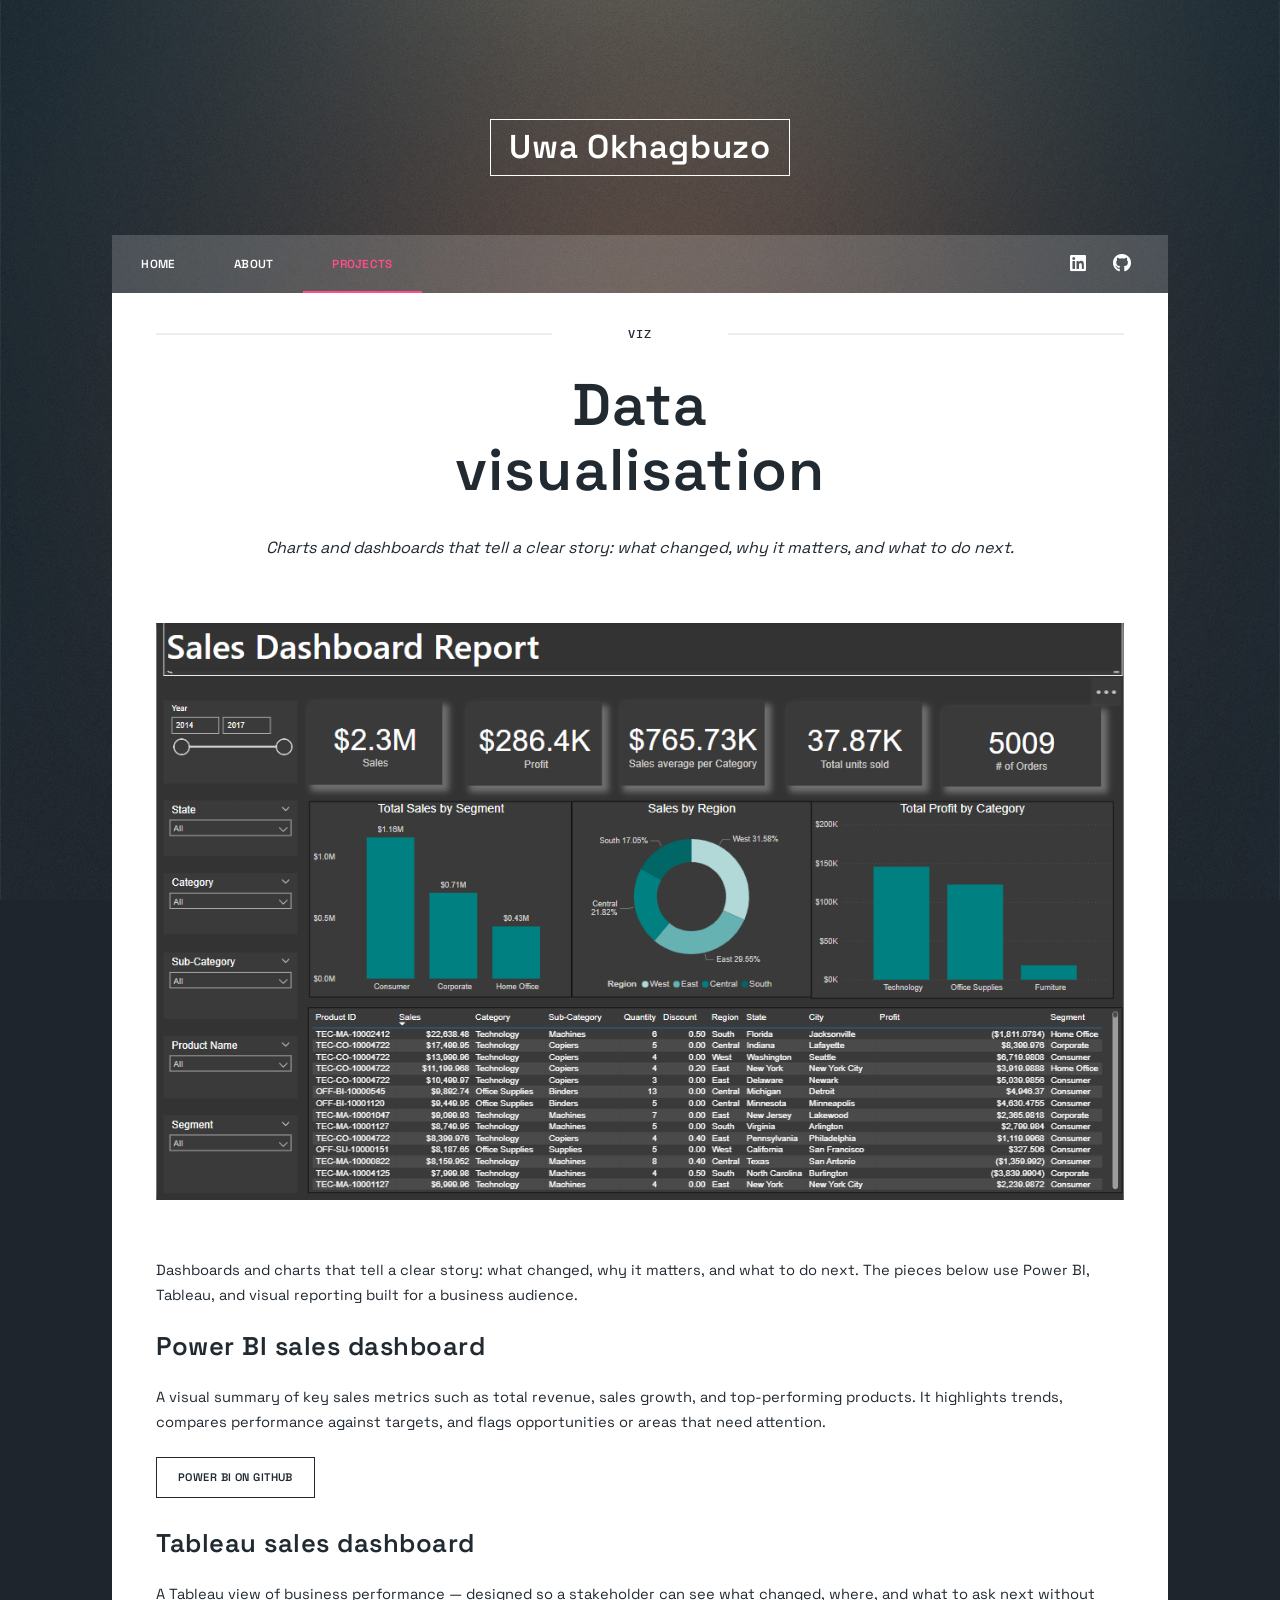
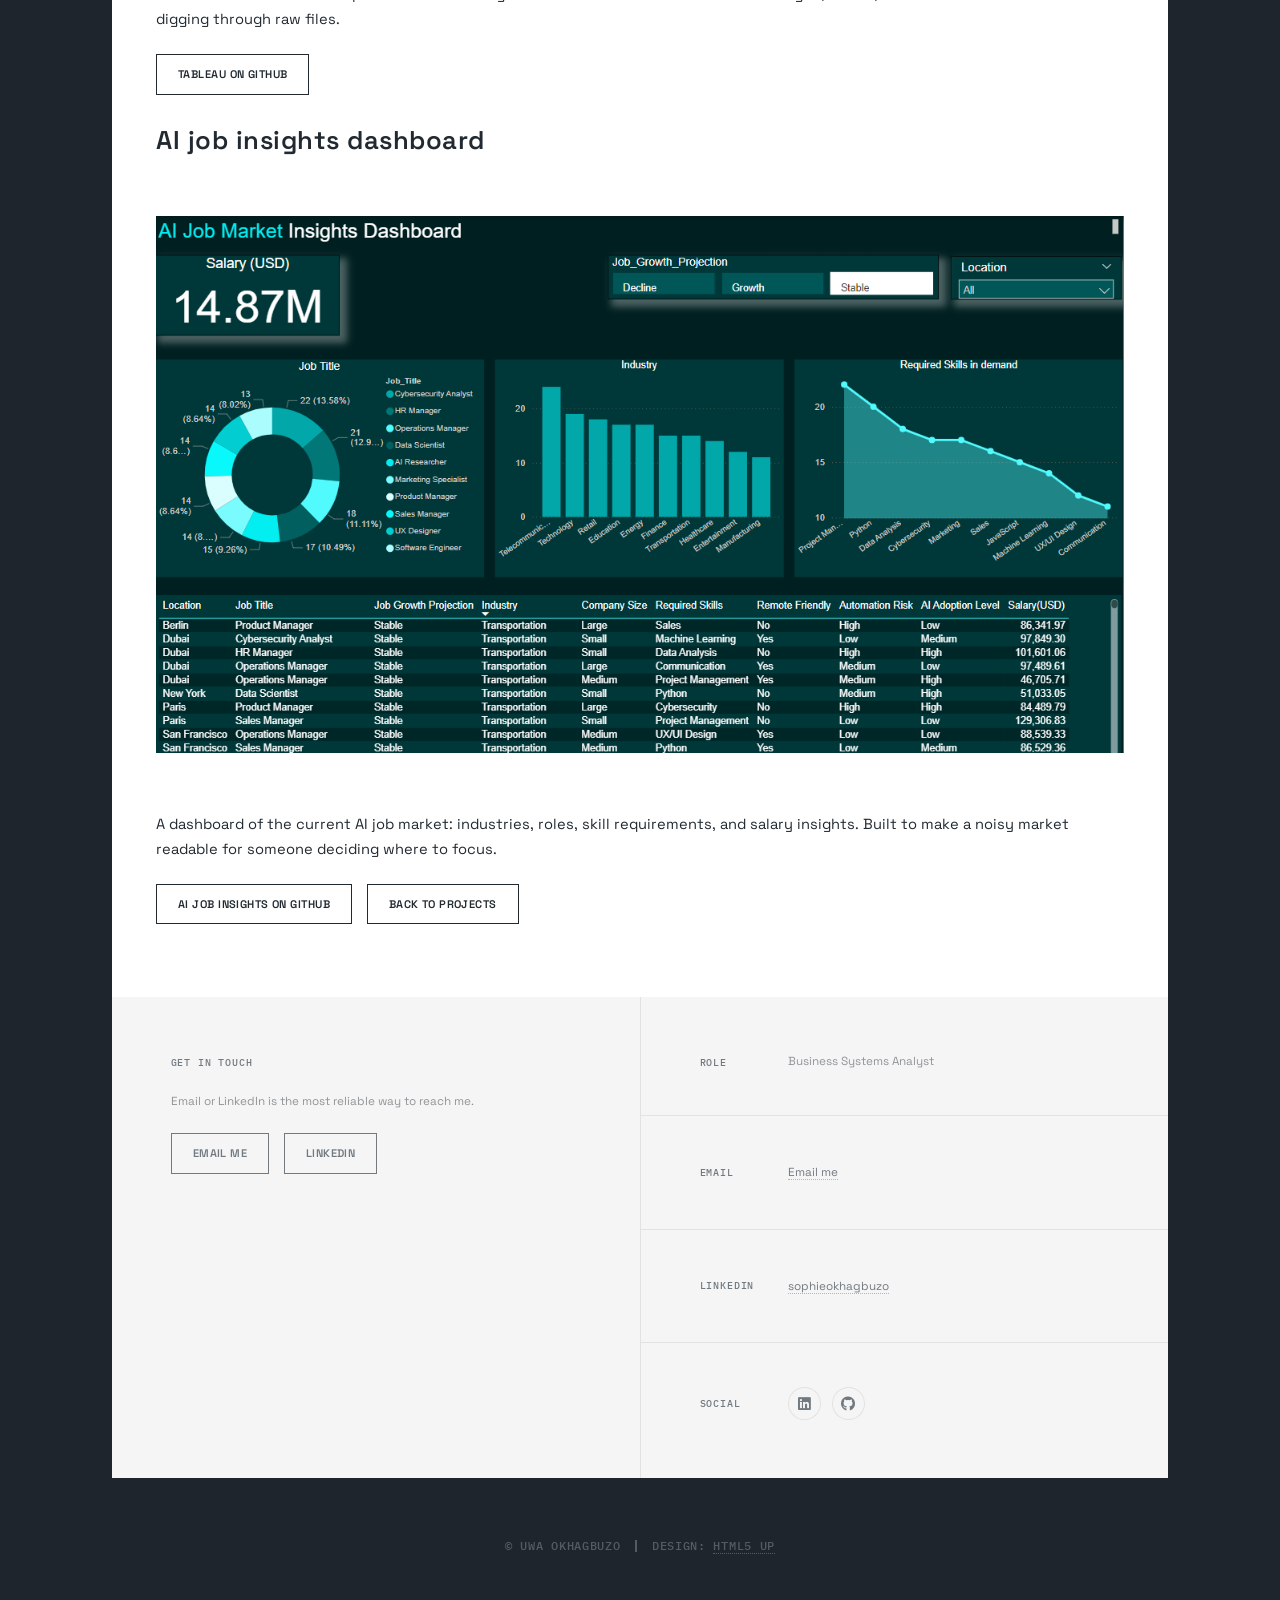
<file: viz.html>
<!DOCTYPE HTML>
<!--
	Massively by HTML5 UP
	html5up.net | @ajlkn
	Free for personal and commercial use under the CCA 3.0 license (html5up.net/license)
-->
<html>
	<head>
		<title>Data visualisation | Uwa Okhagbuzo</title>
		<meta charset="utf-8" />
		<meta name="viewport" content="width=device-width, initial-scale=1" />
		<meta name="description" content="Data visualisation by Uwa Okhagbuzo — Power BI, Tableau, and an AI job-market dashboard." />
		<meta name="author" content="Uwa Okhagbuzo" />
		<link rel="canonical" href="https://sophieokhagbuzo.github.io/viz.html" />
		<link rel="icon" href="favicon.svg" type="image/svg+xml" />
		<meta property="og:title" content="Data visualisation | Uwa Okhagbuzo" />
		<meta property="og:description" content="Data visualisation by Uwa Okhagbuzo — Power BI, Tableau, and an AI job-market dashboard." />
		<meta property="og:type" content="website" />
		<meta property="og:url" content="https://sophieokhagbuzo.github.io/viz.html" />
		<meta property="og:image" content="https://sophieokhagbuzo.github.io/images/powerbi-sales.png" />
		<meta property="og:site_name" content="Uwa Okhagbuzo" />
		<meta name="twitter:card" content="summary_large_image" />
		<meta name="twitter:title" content="Data visualisation | Uwa Okhagbuzo" />
		<meta name="twitter:description" content="Data visualisation by Uwa Okhagbuzo — Power BI, Tableau, and an AI job-market dashboard." />
		<meta name="twitter:image" content="https://sophieokhagbuzo.github.io/images/powerbi-sales.png" />
		<link rel="stylesheet" href="assets/css/main.css" />
		<noscript><link rel="stylesheet" href="assets/css/noscript.css" /></noscript>
	</head>
	<body class="is-preload">

		<!-- Wrapper -->
			<div id="wrapper">

				<!-- Header -->
					<header id="header">
						<a href="index.html" class="logo">Uwa Okhagbuzo</a>
					</header>

				<!-- Nav -->
					<nav id="nav">
						<ul class="links">
							<li><a href="index.html">Home</a></li>
							<li><a href="about.html">About</a></li>
							<li class="active"><a href="index.html#projects">Projects</a></li>
						</ul>
						<ul class="icons">
							<li><a href="https://www.linkedin.com/in/sophieokhagbuzo" class="icon brands fa-linkedin"><span class="label">LinkedIn</span></a></li>
							<li><a href="https://github.com/SophieOkhagbuzo" class="icon brands fa-github"><span class="label">GitHub</span></a></li>
						</ul>
					</nav>

				<!-- Main -->
					<div id="main">

						<section class="post">
							<header class="major">
								<span class="date">Viz</span>
								<h1>Data<br />
								visualisation</h1>
								<p>Charts and dashboards that tell a clear story: what changed, why it matters, and what to do next.</p>
							</header>
							<div class="image main"><img src="images/powerbi-sales.png" alt="Power BI sales dashboard" /></div>
							<p>Dashboards and charts that tell a clear story: what changed, why it matters, and what to do next. The pieces below use Power BI, Tableau, and visual reporting built for a business audience.</p>
							<h2>Power BI sales dashboard</h2>
							<p>A visual summary of key sales metrics such as total revenue, sales growth, and top-performing products. It highlights trends, compares performance against targets, and flags opportunities or areas that need attention.</p>
							<ul class="actions">
								<li><a href="https://github.com/SophieOkhagbuzo/Power-bi-dashboards" class="button">Power BI on GitHub</a></li>
							</ul>
							<h2>Tableau sales dashboard</h2>
							<p>A Tableau view of business performance — designed so a stakeholder can see what changed, where, and what to ask next without digging through raw files.</p>
							<ul class="actions">
								<li><a href="https://github.com/SophieOkhagbuzo/Tableau-Dashboard" class="button">Tableau on GitHub</a></li>
							</ul>
							<h2>AI job insights dashboard</h2>
							<div class="image main"><img src="images/powerbi-ai-jobs.png" alt="AI job market insights Power BI dashboard" /></div>
							<p>A dashboard of the current AI job market: industries, roles, skill requirements, and salary insights. Built to make a noisy market readable for someone deciding where to focus.</p>
							<ul class="actions">
								<li><a href="https://github.com/SophieOkhagbuzo/AI-Job-insights-dashboard" class="button">AI job insights on GitHub</a></li>
								<li><a href="index.html#projects" class="button">Back to projects</a></li>
							</ul>
						</section>

					</div>

				<!-- Footer -->
					<footer id="footer">
						<section>
							<h3>Get in touch</h3>
							<p>Email or LinkedIn is the most reliable way to reach me.</p>
							<ul class="actions">
								<li><a href="mailto:uwaremeo@gmail.com" class="button">Email me</a></li>
								<li><a href="https://www.linkedin.com/in/sophieokhagbuzo" class="button">LinkedIn</a></li>
							</ul>
						</section>
						<section class="split contact">
							<section class="alt">
								<h3>Role</h3>
								<p>Business Systems Analyst</p>
							</section>
							<section>
								<h3>Email</h3>
								<p><a href="mailto:uwaremeo@gmail.com">Email me</a></p>
							</section>
							<section>
								<h3>LinkedIn</h3>
								<p><a href="https://www.linkedin.com/in/sophieokhagbuzo">sophieokhagbuzo</a></p>
							</section>
							<section>
								<h3>Social</h3>
								<ul class="icons alt">
									<li><a href="https://www.linkedin.com/in/sophieokhagbuzo" class="icon brands alt fa-linkedin"><span class="label">LinkedIn</span></a></li>
									<li><a href="https://github.com/SophieOkhagbuzo" class="icon brands alt fa-github"><span class="label">GitHub</span></a></li>
								</ul>
							</section>
						</section>
					</footer>

				<!-- Copyright -->
					<div id="copyright">
						<ul><li>&copy; Uwa Okhagbuzo</li><li>Design: <a href="https://html5up.net">HTML5 UP</a></li></ul>
					</div>

			</div>

		<!-- Scripts -->
			<script src="assets/js/jquery.min.js"></script>
			<script src="assets/js/jquery.scrollex.min.js"></script>
			<script src="assets/js/jquery.scrolly.min.js"></script>
			<script src="assets/js/browser.min.js"></script>
			<script src="assets/js/breakpoints.min.js"></script>
			<script src="assets/js/util.js"></script>
			<script src="assets/js/main.js"></script>

	</body>
</html>
</file>
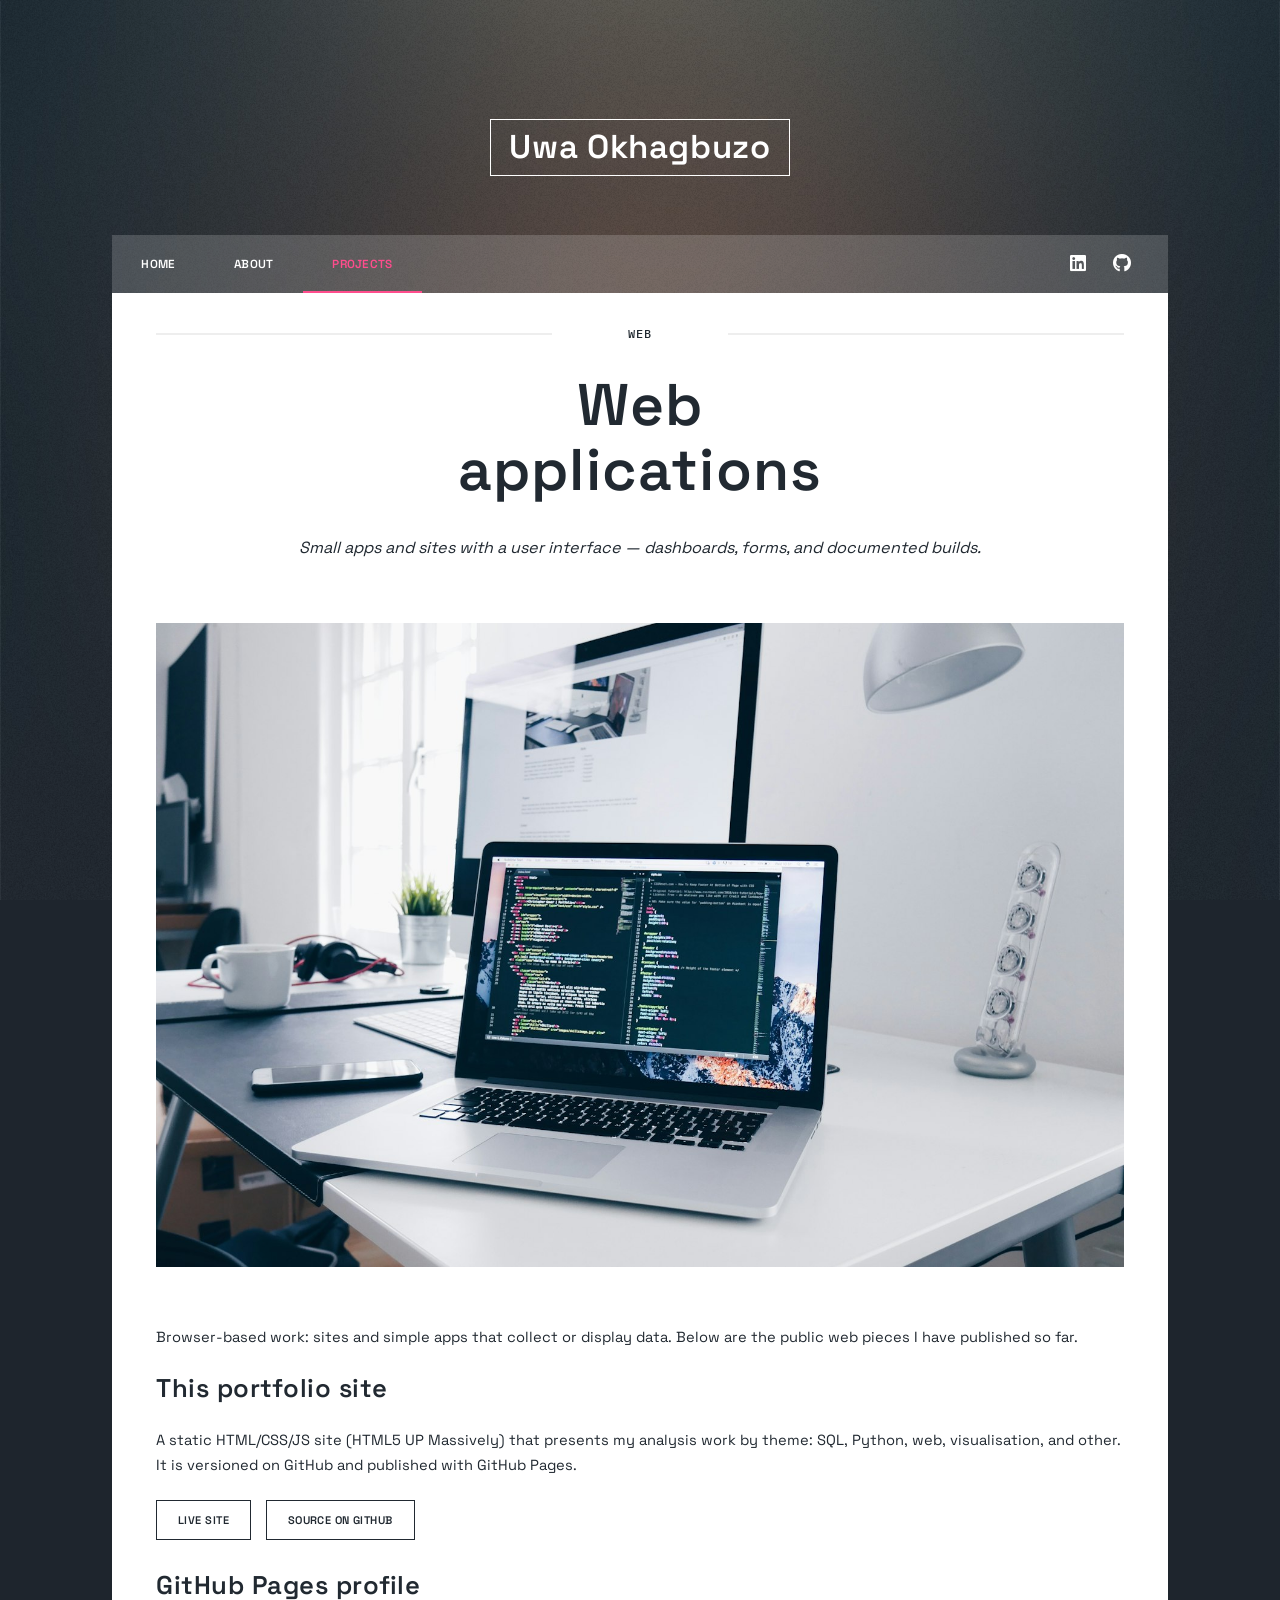
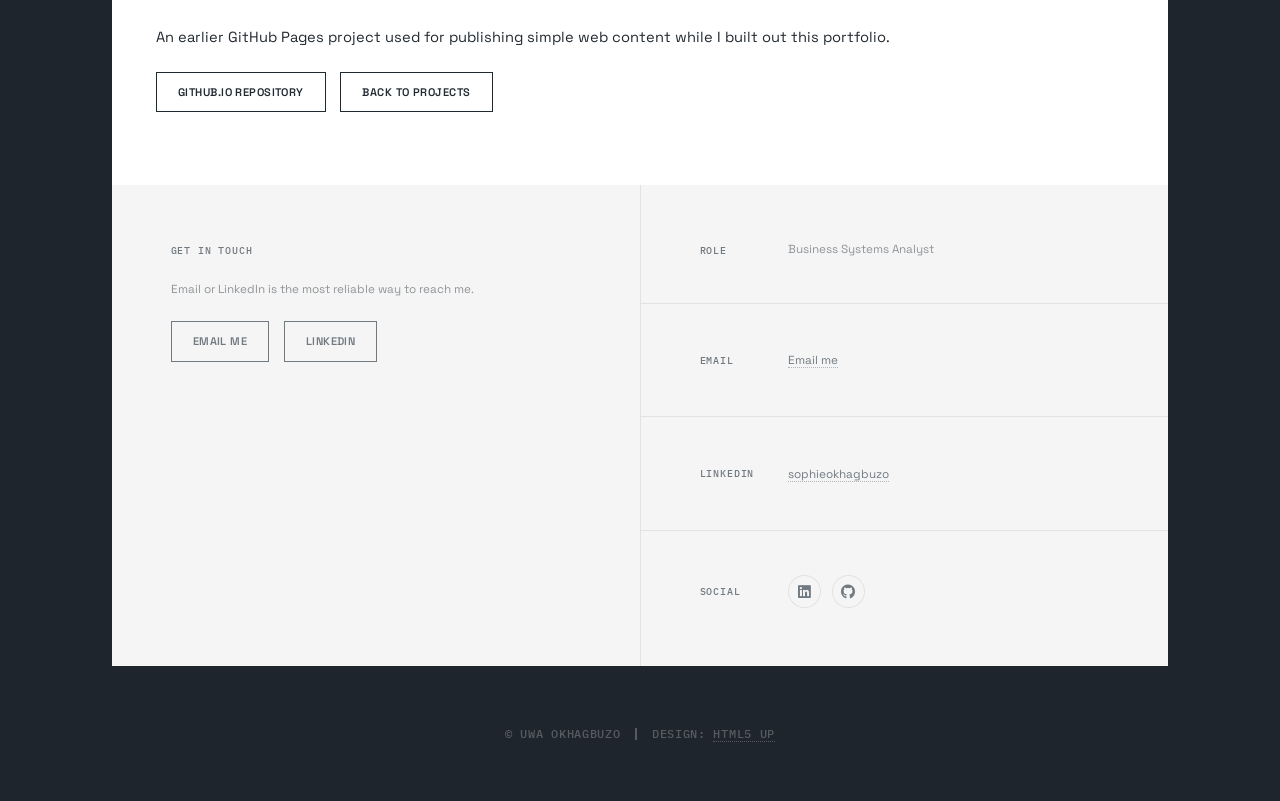
<file: web.html>
<!DOCTYPE HTML>
<!--
	Massively by HTML5 UP
	html5up.net | @ajlkn
	Free for personal and commercial use under the CCA 3.0 license (html5up.net/license)
-->
<html>
	<head>
		<title>Web applications | Uwa Okhagbuzo</title>
		<meta charset="utf-8" />
		<meta name="viewport" content="width=device-width, initial-scale=1" />
		<meta name="description" content="Web work by Uwa Okhagbuzo, including this portfolio site published on GitHub Pages." />
		<meta name="author" content="Uwa Okhagbuzo" />
		<link rel="canonical" href="https://sophieokhagbuzo.github.io/web.html" />
		<link rel="icon" href="favicon.svg" type="image/svg+xml" />
		<meta property="og:title" content="Web applications | Uwa Okhagbuzo" />
		<meta property="og:description" content="Web work by Uwa Okhagbuzo, including this portfolio site published on GitHub Pages." />
		<meta property="og:type" content="website" />
		<meta property="og:url" content="https://sophieokhagbuzo.github.io/web.html" />
		<meta property="og:image" content="https://sophieokhagbuzo.github.io/images/pic04.jpg" />
		<meta property="og:site_name" content="Uwa Okhagbuzo" />
		<meta name="twitter:card" content="summary_large_image" />
		<meta name="twitter:title" content="Web applications | Uwa Okhagbuzo" />
		<meta name="twitter:description" content="Web work by Uwa Okhagbuzo, including this portfolio site published on GitHub Pages." />
		<meta name="twitter:image" content="https://sophieokhagbuzo.github.io/images/pic04.jpg" />
		<link rel="stylesheet" href="assets/css/main.css" />
		<noscript><link rel="stylesheet" href="assets/css/noscript.css" /></noscript>
	</head>
	<body class="is-preload">

		<!-- Wrapper -->
			<div id="wrapper">

				<!-- Header -->
					<header id="header">
						<a href="index.html" class="logo">Uwa Okhagbuzo</a>
					</header>

				<!-- Nav -->
					<nav id="nav">
						<ul class="links">
							<li><a href="index.html">Home</a></li>
							<li><a href="about.html">About</a></li>
							<li class="active"><a href="index.html#projects">Projects</a></li>
						</ul>
						<ul class="icons">
							<li><a href="https://www.linkedin.com/in/sophieokhagbuzo" class="icon brands fa-linkedin"><span class="label">LinkedIn</span></a></li>
							<li><a href="https://github.com/SophieOkhagbuzo" class="icon brands fa-github"><span class="label">GitHub</span></a></li>
						</ul>
					</nav>

				<!-- Main -->
					<div id="main">

						<section class="post">
							<header class="major">
								<span class="date">Web</span>
								<h1>Web<br />
								applications</h1>
								<p>Small apps and sites with a user interface — dashboards, forms, and documented builds.</p>
							</header>
							<div class="image main"><img src="images/pic04.jpg" alt="Web application projects" /></div>
							<p>Browser-based work: sites and simple apps that collect or display data. Below are the public web pieces I have published so far.</p>
							<h2>This portfolio site</h2>
							<p>A static HTML/CSS/JS site (HTML5 UP Massively) that presents my analysis work by theme: SQL, Python, web, visualisation, and other. It is versioned on GitHub and published with GitHub Pages.</p>
							<ul class="actions">
								<li><a href="https://sophieokhagbuzo.github.io/" class="button">Live site</a></li>
								<li><a href="https://github.com/SophieOkhagbuzo/uwaokhagbuzo.com" class="button">Source on GitHub</a></li>
							</ul>
							<h2>GitHub Pages profile</h2>
							<p>An earlier GitHub Pages project used for publishing simple web content while I built out this portfolio.</p>
							<ul class="actions">
								<li><a href="https://github.com/SophieOkhagbuzo/SophieOkhagbuzo.github.io" class="button">github.io repository</a></li>
								<li><a href="index.html#projects" class="button">Back to projects</a></li>
							</ul>
						</section>

					</div>

				<!-- Footer -->
					<footer id="footer">
						<section>
							<h3>Get in touch</h3>
							<p>Email or LinkedIn is the most reliable way to reach me.</p>
							<ul class="actions">
								<li><a href="mailto:uwaremeo@gmail.com" class="button">Email me</a></li>
								<li><a href="https://www.linkedin.com/in/sophieokhagbuzo" class="button">LinkedIn</a></li>
							</ul>
						</section>
						<section class="split contact">
							<section class="alt">
								<h3>Role</h3>
								<p>Business Systems Analyst</p>
							</section>
							<section>
								<h3>Email</h3>
								<p><a href="mailto:uwaremeo@gmail.com">Email me</a></p>
							</section>
							<section>
								<h3>LinkedIn</h3>
								<p><a href="https://www.linkedin.com/in/sophieokhagbuzo">sophieokhagbuzo</a></p>
							</section>
							<section>
								<h3>Social</h3>
								<ul class="icons alt">
									<li><a href="https://www.linkedin.com/in/sophieokhagbuzo" class="icon brands alt fa-linkedin"><span class="label">LinkedIn</span></a></li>
									<li><a href="https://github.com/SophieOkhagbuzo" class="icon brands alt fa-github"><span class="label">GitHub</span></a></li>
								</ul>
							</section>
						</section>
					</footer>

				<!-- Copyright -->
					<div id="copyright">
						<ul><li>&copy; Uwa Okhagbuzo</li><li>Design: <a href="https://html5up.net">HTML5 UP</a></li></ul>
					</div>

			</div>

		<!-- Scripts -->
			<script src="assets/js/jquery.min.js"></script>
			<script src="assets/js/jquery.scrollex.min.js"></script>
			<script src="assets/js/jquery.scrolly.min.js"></script>
			<script src="assets/js/browser.min.js"></script>
			<script src="assets/js/breakpoints.min.js"></script>
			<script src="assets/js/util.js"></script>
			<script src="assets/js/main.js"></script>

	</body>
</html>
</file>
<file: assets/css/main.css>
@import url(fontawesome-all.min.css);
@import url("https://fonts.googleapis.com/css2?family=IBM+Plex+Mono:ital,wght@0,400;0,500;1,400&family=Space+Grotesk:wght@400;500;600;700&display=swap");

/*
	Massively by HTML5 UP
	html5up.net | @ajlkn
	Free for personal and commercial use under the CCA 3.0 license (html5up.net/license)
*/

html, body, div, span, applet, object,
iframe, h1, h2, h3, h4, h5, h6, p, blockquote,
pre, a, abbr, acronym, address, big, cite,
code, del, dfn, em, img, ins, kbd, q, s, samp,
small, strike, strong, sub, sup, tt, var, b,
u, i, center, dl, dt, dd, ol, ul, li, fieldset,
form, label, legend, table, caption, tbody,
tfoot, thead, tr, th, td, article, aside,
canvas, details, embed, figure, figcaption,
footer, header, hgroup, menu, nav, output, ruby,
section, summary, time, mark, audio, video {
	margin: 0;
	padding: 0;
	border: 0;
	font-size: 100%;
	font: inherit;
	vertical-align: baseline;}

article, aside, details, figcaption, figure,
footer, header, hgroup, menu, nav, section {
	display: block;}

body {
	line-height: 1;
}

ol, ul {
	list-style: none;
}

blockquote, q {
	quotes: none;
}

	blockquote:before, blockquote:after, q:before, q:after {
		content: '';
		content: none;
	}

table {
	border-collapse: collapse;
	border-spacing: 0;
}

body {
	-webkit-text-size-adjust: none;
}

mark {
	background-color: transparent;
	color: inherit;
}

input::-moz-focus-inner {
	border: 0;
	padding: 0;
}

input, select, textarea {
	-moz-appearance: none;
	-webkit-appearance: none;
	-ms-appearance: none;
	appearance: none;
}

/* Basic */

	@-ms-viewport {
		width: device-width;
	}

	body {
		-ms-overflow-style: scrollbar;
	}

	@media screen and (max-width: 480px) {

		html, body {
			min-width: 320px;
		}

	}

	html {
		box-sizing: border-box;
	}

	*, *:before, *:after {
		box-sizing: inherit;
	}

	body {
		background-color: #1e252d;
	}

		body.is-preload *, body.is-preload *:before, body.is-preload *:after {
			-moz-animation: none !important;
			-webkit-animation: none !important;
			-ms-animation: none !important;
			animation: none !important;
			-moz-transition: none !important;
			-webkit-transition: none !important;
			-ms-transition: none !important;
			transition: none !important;
		}

/* Type */

	html {
		font-size: 16pt;
	}

		@media screen and (max-width: 1680px) {

			html {
				font-size: 12pt;
			}

		}

		@media screen and (max-width: 1280px) {

			html {
				font-size: 11pt;
			}

		}

		@media screen and (max-width: 360px) {

			html {
				font-size: 10pt;
			}

		}

	body {
		color: #212931;
	}

	body, input, select, textarea {
		font-family: "Space Grotesk", Helvetica, sans-serif;
		font-weight: 400;
		font-size: 1rem;
		line-height: 1.7;
	}

	a {
		-moz-transition: color 0.2s ease-in-out, background-color 0.2s ease-in-out, border-color 0.2s ease-in-out, box-shadow 0.2s ease-in-out;
		-webkit-transition: color 0.2s ease-in-out, background-color 0.2s ease-in-out, border-color 0.2s ease-in-out, box-shadow 0.2s ease-in-out;
		-ms-transition: color 0.2s ease-in-out, background-color 0.2s ease-in-out, border-color 0.2s ease-in-out, box-shadow 0.2s ease-in-out;
		transition: color 0.2s ease-in-out, background-color 0.2s ease-in-out, border-color 0.2s ease-in-out, box-shadow 0.2s ease-in-out;
		border-bottom: dotted 1px;
		text-decoration: none;
	}

		a:hover {
			border-bottom-color: transparent;
		}

	strong, b {
		font-weight: 600;
	}

	em, i {
		font-style: italic;
	}

	p {
		text-align: left;
		margin: 0 0 1.5rem 0;
	}

	h1, h2, h3, h4, h5, h6 {
		font-family: "Space Grotesk", Helvetica, sans-serif;
		font-weight: 600;
		line-height: 1.3;
		letter-spacing: 0.02em;
		text-transform: none;
		margin: 0 0 1rem 0;
	}

		h1 a, h2 a, h3 a, h4 a, h5 a, h6 a {
			border-bottom: 0;
			color: inherit;
			text-decoration: none;
		}

	h1 {
		font-size: 4rem;
		line-height: 1.1;
		margin: 0 0 2rem 0;
	}

	h2 {
		font-size: 1.75rem;
		line-height: 1.3;
		margin: 0 0 1.5rem 0;
	}

	h3 {
		font-size: 1.25rem;
		margin: 0 0 1.5rem 0;
	}

	h4 {
		font-size: 1rem;
	}

	h5 {
		font-size: 0.9rem;
	}

	h6 {
		font-size: 0.8rem;
	}

	sub {
		font-size: 0.8rem;
		position: relative;
		top: 0.5rem;
	}

	sup {
		font-size: 0.8rem;
		position: relative;
		top: -0.5rem;
	}

	blockquote {
		border-left: solid 4px;
		font-style: italic;
		margin: 0 0 2rem 0;
		padding: 0.5rem 0 0.5rem 2rem;
	}

	code {
		border: solid 2px;
		font-family: "IBM Plex Mono", ui-monospace, monospace;
		font-size: 0.9rem;
		margin: 0 0.25rem;
		padding: 0.25rem 0.65rem;
	}

	pre {
		-webkit-overflow-scrolling: touch;
		font-family: "IBM Plex Mono", ui-monospace, monospace;
		font-size: 0.9rem;
		margin: 0 0 2rem 0;
	}

		pre code {
			display: block;
			line-height: 1.75;
			padding: 1rem 1.5rem;
			overflow-x: auto;
		}

	hr {
		border: 0;
		border-bottom: solid 2px;
		margin: 3rem 0;
	}

		hr.major {
			margin: 5rem 0;
		}

	.align-left {
		text-align: left;
	}

	.align-center {
		text-align: center;
	}

	.align-right {
		text-align: right;
	}

	input, select, textarea {
		color: #212931;
	}

	a {
		color: #212931;
		border-bottom-color: rgba(33, 41, 49, 0.5);
	}

		a:hover {
			border-bottom-color: transparent;
			color: #FF4D8D !important;
		}

	strong, b {
		color: #212931;
	}

	h1, h2, h3, h4, h5, h6 {
		color: #212931;
	}

	blockquote {
		border-left-color: #eeeeee;
	}

	code {
		background: rgba(220, 220, 220, 0.25);
		border-color: #eeeeee;
	}

	hr {
		border-bottom-color: #eeeeee;
	}

/* Row */

	.row {
		display: flex;
		flex-wrap: wrap;
		box-sizing: border-box;
		align-items: stretch;
	}

		.row > * {
			box-sizing: border-box;
		}

		.row.gtr-uniform > * > :last-child {
			margin-bottom: 0;
		}

		.row.aln-left {
			justify-content: flex-start;
		}

		.row.aln-center {
			justify-content: center;
		}

		.row.aln-right {
			justify-content: flex-end;
		}

		.row.aln-top {
			align-items: flex-start;
		}

		.row.aln-middle {
			align-items: center;
		}

		.row.aln-bottom {
			align-items: flex-end;
		}

		.row > .imp {
			order: -1;
		}

		.row > .col-1 {
			width: 8.33333%;
		}

		.row > .off-1 {
			margin-left: 8.33333%;
		}

		.row > .col-2 {
			width: 16.66667%;
		}

		.row > .off-2 {
			margin-left: 16.66667%;
		}

		.row > .col-3 {
			width: 25%;
		}

		.row > .off-3 {
			margin-left: 25%;
		}

		.row > .col-4 {
			width: 33.33333%;
		}

		.row > .off-4 {
			margin-left: 33.33333%;
		}

		.row > .col-5 {
			width: 41.66667%;
		}

		.row > .off-5 {
			margin-left: 41.66667%;
		}

		.row > .col-6 {
			width: 50%;
		}

		.row > .off-6 {
			margin-left: 50%;
		}

		.row > .col-7 {
			width: 58.33333%;
		}

		.row > .off-7 {
			margin-left: 58.33333%;
		}

		.row > .col-8 {
			width: 66.66667%;
		}

		.row > .off-8 {
			margin-left: 66.66667%;
		}

		.row > .col-9 {
			width: 75%;
		}

		.row > .off-9 {
			margin-left: 75%;
		}

		.row > .col-10 {
			width: 83.33333%;
		}

		.row > .off-10 {
			margin-left: 83.33333%;
		}

		.row > .col-11 {
			width: 91.66667%;
		}

		.row > .off-11 {
			margin-left: 91.66667%;
		}

		.row > .col-12 {
			width: 100%;
		}

		.row > .off-12 {
			margin-left: 100%;
		}

		.row.gtr-0 {
			margin-top: 0;
			margin-left: 0rem;
		}

			.row.gtr-0 > * {
				padding: 0 0 0 0rem;
			}

			.row.gtr-0.gtr-uniform {
				margin-top: 0rem;
			}

				.row.gtr-0.gtr-uniform > * {
					padding-top: 0rem;
				}

		.row.gtr-25 {
			margin-top: 0;
			margin-left: -0.375rem;
		}

			.row.gtr-25 > * {
				padding: 0 0 0 0.375rem;
			}

			.row.gtr-25.gtr-uniform {
				margin-top: -0.375rem;
			}

				.row.gtr-25.gtr-uniform > * {
					padding-top: 0.375rem;
				}

		.row.gtr-50 {
			margin-top: 0;
			margin-left: -0.75rem;
		}

			.row.gtr-50 > * {
				padding: 0 0 0 0.75rem;
			}

			.row.gtr-50.gtr-uniform {
				margin-top: -0.75rem;
			}

				.row.gtr-50.gtr-uniform > * {
					padding-top: 0.75rem;
				}

		.row {
			margin-top: 0;
			margin-left: -1.5rem;
		}

			.row > * {
				padding: 0 0 0 1.5rem;
			}

			.row.gtr-uniform {
				margin-top: -1.5rem;
			}

				.row.gtr-uniform > * {
					padding-top: 1.5rem;
				}

		.row.gtr-150 {
			margin-top: 0;
			margin-left: -2.25rem;
		}

			.row.gtr-150 > * {
				padding: 0 0 0 2.25rem;
			}

			.row.gtr-150.gtr-uniform {
				margin-top: -2.25rem;
			}

				.row.gtr-150.gtr-uniform > * {
					padding-top: 2.25rem;
				}

		.row.gtr-200 {
			margin-top: 0;
			margin-left: -3rem;
		}

			.row.gtr-200 > * {
				padding: 0 0 0 3rem;
			}

			.row.gtr-200.gtr-uniform {
				margin-top: -3rem;
			}

				.row.gtr-200.gtr-uniform > * {
					padding-top: 3rem;
				}

		@media screen and (max-width: 1680px) {

			.row {
				display: flex;
				flex-wrap: wrap;
				box-sizing: border-box;
				align-items: stretch;
			}

				.row > * {
					box-sizing: border-box;
				}

				.row.gtr-uniform > * > :last-child {
					margin-bottom: 0;
				}

				.row.aln-left {
					justify-content: flex-start;
				}

				.row.aln-center {
					justify-content: center;
				}

				.row.aln-right {
					justify-content: flex-end;
				}

				.row.aln-top {
					align-items: flex-start;
				}

				.row.aln-middle {
					align-items: center;
				}

				.row.aln-bottom {
					align-items: flex-end;
				}

				.row > .imp-xlarge {
					order: -1;
				}

				.row > .col-1-xlarge {
					width: 8.33333%;
				}

				.row > .off-1-xlarge {
					margin-left: 8.33333%;
				}

				.row > .col-2-xlarge {
					width: 16.66667%;
				}

				.row > .off-2-xlarge {
					margin-left: 16.66667%;
				}

				.row > .col-3-xlarge {
					width: 25%;
				}

				.row > .off-3-xlarge {
					margin-left: 25%;
				}

				.row > .col-4-xlarge {
					width: 33.33333%;
				}

				.row > .off-4-xlarge {
					margin-left: 33.33333%;
				}

				.row > .col-5-xlarge {
					width: 41.66667%;
				}

				.row > .off-5-xlarge {
					margin-left: 41.66667%;
				}

				.row > .col-6-xlarge {
					width: 50%;
				}

				.row > .off-6-xlarge {
					margin-left: 50%;
				}

				.row > .col-7-xlarge {
					width: 58.33333%;
				}

				.row > .off-7-xlarge {
					margin-left: 58.33333%;
				}

				.row > .col-8-xlarge {
					width: 66.66667%;
				}

				.row > .off-8-xlarge {
					margin-left: 66.66667%;
				}

				.row > .col-9-xlarge {
					width: 75%;
				}

				.row > .off-9-xlarge {
					margin-left: 75%;
				}

				.row > .col-10-xlarge {
					width: 83.33333%;
				}

				.row > .off-10-xlarge {
					margin-left: 83.33333%;
				}

				.row > .col-11-xlarge {
					width: 91.66667%;
				}

				.row > .off-11-xlarge {
					margin-left: 91.66667%;
				}

				.row > .col-12-xlarge {
					width: 100%;
				}

				.row > .off-12-xlarge {
					margin-left: 100%;
				}

				.row.gtr-0 {
					margin-top: 0;
					margin-left: 0rem;
				}

					.row.gtr-0 > * {
						padding: 0 0 0 0rem;
					}

					.row.gtr-0.gtr-uniform {
						margin-top: 0rem;
					}

						.row.gtr-0.gtr-uniform > * {
							padding-top: 0rem;
						}

				.row.gtr-25 {
					margin-top: 0;
					margin-left: -0.375rem;
				}

					.row.gtr-25 > * {
						padding: 0 0 0 0.375rem;
					}

					.row.gtr-25.gtr-uniform {
						margin-top: -0.375rem;
					}

						.row.gtr-25.gtr-uniform > * {
							padding-top: 0.375rem;
						}

				.row.gtr-50 {
					margin-top: 0;
					margin-left: -0.75rem;
				}

					.row.gtr-50 > * {
						padding: 0 0 0 0.75rem;
					}

					.row.gtr-50.gtr-uniform {
						margin-top: -0.75rem;
					}

						.row.gtr-50.gtr-uniform > * {
							padding-top: 0.75rem;
						}

				.row {
					margin-top: 0;
					margin-left: -1.5rem;
				}

					.row > * {
						padding: 0 0 0 1.5rem;
					}

					.row.gtr-uniform {
						margin-top: -1.5rem;
					}

						.row.gtr-uniform > * {
							padding-top: 1.5rem;
						}

				.row.gtr-150 {
					margin-top: 0;
					margin-left: -2.25rem;
				}

					.row.gtr-150 > * {
						padding: 0 0 0 2.25rem;
					}

					.row.gtr-150.gtr-uniform {
						margin-top: -2.25rem;
					}

						.row.gtr-150.gtr-uniform > * {
							padding-top: 2.25rem;
						}

				.row.gtr-200 {
					margin-top: 0;
					margin-left: -3rem;
				}

					.row.gtr-200 > * {
						padding: 0 0 0 3rem;
					}

					.row.gtr-200.gtr-uniform {
						margin-top: -3rem;
					}

						.row.gtr-200.gtr-uniform > * {
							padding-top: 3rem;
						}

		}

		@media screen and (max-width: 1280px) {

			.row {
				display: flex;
				flex-wrap: wrap;
				box-sizing: border-box;
				align-items: stretch;
			}

				.row > * {
					box-sizing: border-box;
				}

				.row.gtr-uniform > * > :last-child {
					margin-bottom: 0;
				}

				.row.aln-left {
					justify-content: flex-start;
				}

				.row.aln-center {
					justify-content: center;
				}

				.row.aln-right {
					justify-content: flex-end;
				}

				.row.aln-top {
					align-items: flex-start;
				}

				.row.aln-middle {
					align-items: center;
				}

				.row.aln-bottom {
					align-items: flex-end;
				}

				.row > .imp-large {
					order: -1;
				}

				.row > .col-1-large {
					width: 8.33333%;
				}

				.row > .off-1-large {
					margin-left: 8.33333%;
				}

				.row > .col-2-large {
					width: 16.66667%;
				}

				.row > .off-2-large {
					margin-left: 16.66667%;
				}

				.row > .col-3-large {
					width: 25%;
				}

				.row > .off-3-large {
					margin-left: 25%;
				}

				.row > .col-4-large {
					width: 33.33333%;
				}

				.row > .off-4-large {
					margin-left: 33.33333%;
				}

				.row > .col-5-large {
					width: 41.66667%;
				}

				.row > .off-5-large {
					margin-left: 41.66667%;
				}

				.row > .col-6-large {
					width: 50%;
				}

				.row > .off-6-large {
					margin-left: 50%;
				}

				.row > .col-7-large {
					width: 58.33333%;
				}

				.row > .off-7-large {
					margin-left: 58.33333%;
				}

				.row > .col-8-large {
					width: 66.66667%;
				}

				.row > .off-8-large {
					margin-left: 66.66667%;
				}

				.row > .col-9-large {
					width: 75%;
				}

				.row > .off-9-large {
					margin-left: 75%;
				}

				.row > .col-10-large {
					width: 83.33333%;
				}

				.row > .off-10-large {
					margin-left: 83.33333%;
				}

				.row > .col-11-large {
					width: 91.66667%;
				}

				.row > .off-11-large {
					margin-left: 91.66667%;
				}

				.row > .col-12-large {
					width: 100%;
				}

				.row > .off-12-large {
					margin-left: 100%;
				}

				.row.gtr-0 {
					margin-top: 0;
					margin-left: 0rem;
				}

					.row.gtr-0 > * {
						padding: 0 0 0 0rem;
					}

					.row.gtr-0.gtr-uniform {
						margin-top: 0rem;
					}

						.row.gtr-0.gtr-uniform > * {
							padding-top: 0rem;
						}

				.row.gtr-25 {
					margin-top: 0;
					margin-left: -0.375rem;
				}

					.row.gtr-25 > * {
						padding: 0 0 0 0.375rem;
					}

					.row.gtr-25.gtr-uniform {
						margin-top: -0.375rem;
					}

						.row.gtr-25.gtr-uniform > * {
							padding-top: 0.375rem;
						}

				.row.gtr-50 {
					margin-top: 0;
					margin-left: -0.75rem;
				}

					.row.gtr-50 > * {
						padding: 0 0 0 0.75rem;
					}

					.row.gtr-50.gtr-uniform {
						margin-top: -0.75rem;
					}

						.row.gtr-50.gtr-uniform > * {
							padding-top: 0.75rem;
						}

				.row {
					margin-top: 0;
					margin-left: -1.5rem;
				}

					.row > * {
						padding: 0 0 0 1.5rem;
					}

					.row.gtr-uniform {
						margin-top: -1.5rem;
					}

						.row.gtr-uniform > * {
							padding-top: 1.5rem;
						}

				.row.gtr-150 {
					margin-top: 0;
					margin-left: -2.25rem;
				}

					.row.gtr-150 > * {
						padding: 0 0 0 2.25rem;
					}

					.row.gtr-150.gtr-uniform {
						margin-top: -2.25rem;
					}

						.row.gtr-150.gtr-uniform > * {
							padding-top: 2.25rem;
						}

				.row.gtr-200 {
					margin-top: 0;
					margin-left: -3rem;
				}

					.row.gtr-200 > * {
						padding: 0 0 0 3rem;
					}

					.row.gtr-200.gtr-uniform {
						margin-top: -3rem;
					}

						.row.gtr-200.gtr-uniform > * {
							padding-top: 3rem;
						}

		}

		@media screen and (max-width: 980px) {

			.row {
				display: flex;
				flex-wrap: wrap;
				box-sizing: border-box;
				align-items: stretch;
			}

				.row > * {
					box-sizing: border-box;
				}

				.row.gtr-uniform > * > :last-child {
					margin-bottom: 0;
				}

				.row.aln-left {
					justify-content: flex-start;
				}

				.row.aln-center {
					justify-content: center;
				}

				.row.aln-right {
					justify-content: flex-end;
				}

				.row.aln-top {
					align-items: flex-start;
				}

				.row.aln-middle {
					align-items: center;
				}

				.row.aln-bottom {
					align-items: flex-end;
				}

				.row > .imp-medium {
					order: -1;
				}

				.row > .col-1-medium {
					width: 8.33333%;
				}

				.row > .off-1-medium {
					margin-left: 8.33333%;
				}

				.row > .col-2-medium {
					width: 16.66667%;
				}

				.row > .off-2-medium {
					margin-left: 16.66667%;
				}

				.row > .col-3-medium {
					width: 25%;
				}

				.row > .off-3-medium {
					margin-left: 25%;
				}

				.row > .col-4-medium {
					width: 33.33333%;
				}

				.row > .off-4-medium {
					margin-left: 33.33333%;
				}

				.row > .col-5-medium {
					width: 41.66667%;
				}

				.row > .off-5-medium {
					margin-left: 41.66667%;
				}

				.row > .col-6-medium {
					width: 50%;
				}

				.row > .off-6-medium {
					margin-left: 50%;
				}

				.row > .col-7-medium {
					width: 58.33333%;
				}

				.row > .off-7-medium {
					margin-left: 58.33333%;
				}

				.row > .col-8-medium {
					width: 66.66667%;
				}

				.row > .off-8-medium {
					margin-left: 66.66667%;
				}

				.row > .col-9-medium {
					width: 75%;
				}

				.row > .off-9-medium {
					margin-left: 75%;
				}

				.row > .col-10-medium {
					width: 83.33333%;
				}

				.row > .off-10-medium {
					margin-left: 83.33333%;
				}

				.row > .col-11-medium {
					width: 91.66667%;
				}

				.row > .off-11-medium {
					margin-left: 91.66667%;
				}

				.row > .col-12-medium {
					width: 100%;
				}

				.row > .off-12-medium {
					margin-left: 100%;
				}

				.row.gtr-0 {
					margin-top: 0;
					margin-left: 0rem;
				}

					.row.gtr-0 > * {
						padding: 0 0 0 0rem;
					}

					.row.gtr-0.gtr-uniform {
						margin-top: 0rem;
					}

						.row.gtr-0.gtr-uniform > * {
							padding-top: 0rem;
						}

				.row.gtr-25 {
					margin-top: 0;
					margin-left: -0.375rem;
				}

					.row.gtr-25 > * {
						padding: 0 0 0 0.375rem;
					}

					.row.gtr-25.gtr-uniform {
						margin-top: -0.375rem;
					}

						.row.gtr-25.gtr-uniform > * {
							padding-top: 0.375rem;
						}

				.row.gtr-50 {
					margin-top: 0;
					margin-left: -0.75rem;
				}

					.row.gtr-50 > * {
						padding: 0 0 0 0.75rem;
					}

					.row.gtr-50.gtr-uniform {
						margin-top: -0.75rem;
					}

						.row.gtr-50.gtr-uniform > * {
							padding-top: 0.75rem;
						}

				.row {
					margin-top: 0;
					margin-left: -1.5rem;
				}

					.row > * {
						padding: 0 0 0 1.5rem;
					}

					.row.gtr-uniform {
						margin-top: -1.5rem;
					}

						.row.gtr-uniform > * {
							padding-top: 1.5rem;
						}

				.row.gtr-150 {
					margin-top: 0;
					margin-left: -2.25rem;
				}

					.row.gtr-150 > * {
						padding: 0 0 0 2.25rem;
					}

					.row.gtr-150.gtr-uniform {
						margin-top: -2.25rem;
					}

						.row.gtr-150.gtr-uniform > * {
							padding-top: 2.25rem;
						}

				.row.gtr-200 {
					margin-top: 0;
					margin-left: -3rem;
				}

					.row.gtr-200 > * {
						padding: 0 0 0 3rem;
					}

					.row.gtr-200.gtr-uniform {
						margin-top: -3rem;
					}

						.row.gtr-200.gtr-uniform > * {
							padding-top: 3rem;
						}

		}

		@media screen and (max-width: 736px) {

			.row {
				display: flex;
				flex-wrap: wrap;
				box-sizing: border-box;
				align-items: stretch;
			}

				.row > * {
					box-sizing: border-box;
				}

				.row.gtr-uniform > * > :last-child {
					margin-bottom: 0;
				}

				.row.aln-left {
					justify-content: flex-start;
				}

				.row.aln-center {
					justify-content: center;
				}

				.row.aln-right {
					justify-content: flex-end;
				}

				.row.aln-top {
					align-items: flex-start;
				}

				.row.aln-middle {
					align-items: center;
				}

				.row.aln-bottom {
					align-items: flex-end;
				}

				.row > .imp-small {
					order: -1;
				}

				.row > .col-1-small {
					width: 8.33333%;
				}

				.row > .off-1-small {
					margin-left: 8.33333%;
				}

				.row > .col-2-small {
					width: 16.66667%;
				}

				.row > .off-2-small {
					margin-left: 16.66667%;
				}

				.row > .col-3-small {
					width: 25%;
				}

				.row > .off-3-small {
					margin-left: 25%;
				}

				.row > .col-4-small {
					width: 33.33333%;
				}

				.row > .off-4-small {
					margin-left: 33.33333%;
				}

				.row > .col-5-small {
					width: 41.66667%;
				}

				.row > .off-5-small {
					margin-left: 41.66667%;
				}

				.row > .col-6-small {
					width: 50%;
				}

				.row > .off-6-small {
					margin-left: 50%;
				}

				.row > .col-7-small {
					width: 58.33333%;
				}

				.row > .off-7-small {
					margin-left: 58.33333%;
				}

				.row > .col-8-small {
					width: 66.66667%;
				}

				.row > .off-8-small {
					margin-left: 66.66667%;
				}

				.row > .col-9-small {
					width: 75%;
				}

				.row > .off-9-small {
					margin-left: 75%;
				}

				.row > .col-10-small {
					width: 83.33333%;
				}

				.row > .off-10-small {
					margin-left: 83.33333%;
				}

				.row > .col-11-small {
					width: 91.66667%;
				}

				.row > .off-11-small {
					margin-left: 91.66667%;
				}

				.row > .col-12-small {
					width: 100%;
				}

				.row > .off-12-small {
					margin-left: 100%;
				}

				.row.gtr-0 {
					margin-top: 0;
					margin-left: 0rem;
				}

					.row.gtr-0 > * {
						padding: 0 0 0 0rem;
					}

					.row.gtr-0.gtr-uniform {
						margin-top: 0rem;
					}

						.row.gtr-0.gtr-uniform > * {
							padding-top: 0rem;
						}

				.row.gtr-25 {
					margin-top: 0;
					margin-left: -0.375rem;
				}

					.row.gtr-25 > * {
						padding: 0 0 0 0.375rem;
					}

					.row.gtr-25.gtr-uniform {
						margin-top: -0.375rem;
					}

						.row.gtr-25.gtr-uniform > * {
							padding-top: 0.375rem;
						}

				.row.gtr-50 {
					margin-top: 0;
					margin-left: -0.75rem;
				}

					.row.gtr-50 > * {
						padding: 0 0 0 0.75rem;
					}

					.row.gtr-50.gtr-uniform {
						margin-top: -0.75rem;
					}

						.row.gtr-50.gtr-uniform > * {
							padding-top: 0.75rem;
						}

				.row {
					margin-top: 0;
					margin-left: -1.5rem;
				}

					.row > * {
						padding: 0 0 0 1.5rem;
					}

					.row.gtr-uniform {
						margin-top: -1.5rem;
					}

						.row.gtr-uniform > * {
							padding-top: 1.5rem;
						}

				.row.gtr-150 {
					margin-top: 0;
					margin-left: -2.25rem;
				}

					.row.gtr-150 > * {
						padding: 0 0 0 2.25rem;
					}

					.row.gtr-150.gtr-uniform {
						margin-top: -2.25rem;
					}

						.row.gtr-150.gtr-uniform > * {
							padding-top: 2.25rem;
						}

				.row.gtr-200 {
					margin-top: 0;
					margin-left: -3rem;
				}

					.row.gtr-200 > * {
						padding: 0 0 0 3rem;
					}

					.row.gtr-200.gtr-uniform {
						margin-top: -3rem;
					}

						.row.gtr-200.gtr-uniform > * {
							padding-top: 3rem;
						}

		}

		@media screen and (max-width: 480px) {

			.row {
				display: flex;
				flex-wrap: wrap;
				box-sizing: border-box;
				align-items: stretch;
			}

				.row > * {
					box-sizing: border-box;
				}

				.row.gtr-uniform > * > :last-child {
					margin-bottom: 0;
				}

				.row.aln-left {
					justify-content: flex-start;
				}

				.row.aln-center {
					justify-content: center;
				}

				.row.aln-right {
					justify-content: flex-end;
				}

				.row.aln-top {
					align-items: flex-start;
				}

				.row.aln-middle {
					align-items: center;
				}

				.row.aln-bottom {
					align-items: flex-end;
				}

				.row > .imp-xsmall {
					order: -1;
				}

				.row > .col-1-xsmall {
					width: 8.33333%;
				}

				.row > .off-1-xsmall {
					margin-left: 8.33333%;
				}

				.row > .col-2-xsmall {
					width: 16.66667%;
				}

				.row > .off-2-xsmall {
					margin-left: 16.66667%;
				}

				.row > .col-3-xsmall {
					width: 25%;
				}

				.row > .off-3-xsmall {
					margin-left: 25%;
				}

				.row > .col-4-xsmall {
					width: 33.33333%;
				}

				.row > .off-4-xsmall {
					margin-left: 33.33333%;
				}

				.row > .col-5-xsmall {
					width: 41.66667%;
				}

				.row > .off-5-xsmall {
					margin-left: 41.66667%;
				}

				.row > .col-6-xsmall {
					width: 50%;
				}

				.row > .off-6-xsmall {
					margin-left: 50%;
				}

				.row > .col-7-xsmall {
					width: 58.33333%;
				}

				.row > .off-7-xsmall {
					margin-left: 58.33333%;
				}

				.row > .col-8-xsmall {
					width: 66.66667%;
				}

				.row > .off-8-xsmall {
					margin-left: 66.66667%;
				}

				.row > .col-9-xsmall {
					width: 75%;
				}

				.row > .off-9-xsmall {
					margin-left: 75%;
				}

				.row > .col-10-xsmall {
					width: 83.33333%;
				}

				.row > .off-10-xsmall {
					margin-left: 83.33333%;
				}

				.row > .col-11-xsmall {
					width: 91.66667%;
				}

				.row > .off-11-xsmall {
					margin-left: 91.66667%;
				}

				.row > .col-12-xsmall {
					width: 100%;
				}

				.row > .off-12-xsmall {
					margin-left: 100%;
				}

				.row.gtr-0 {
					margin-top: 0;
					margin-left: 0rem;
				}

					.row.gtr-0 > * {
						padding: 0 0 0 0rem;
					}

					.row.gtr-0.gtr-uniform {
						margin-top: 0rem;
					}

						.row.gtr-0.gtr-uniform > * {
							padding-top: 0rem;
						}

				.row.gtr-25 {
					margin-top: 0;
					margin-left: -0.375rem;
				}

					.row.gtr-25 > * {
						padding: 0 0 0 0.375rem;
					}

					.row.gtr-25.gtr-uniform {
						margin-top: -0.375rem;
					}

						.row.gtr-25.gtr-uniform > * {
							padding-top: 0.375rem;
						}

				.row.gtr-50 {
					margin-top: 0;
					margin-left: -0.75rem;
				}

					.row.gtr-50 > * {
						padding: 0 0 0 0.75rem;
					}

					.row.gtr-50.gtr-uniform {
						margin-top: -0.75rem;
					}

						.row.gtr-50.gtr-uniform > * {
							padding-top: 0.75rem;
						}

				.row {
					margin-top: 0;
					margin-left: -1.5rem;
				}

					.row > * {
						padding: 0 0 0 1.5rem;
					}

					.row.gtr-uniform {
						margin-top: -1.5rem;
					}

						.row.gtr-uniform > * {
							padding-top: 1.5rem;
						}

				.row.gtr-150 {
					margin-top: 0;
					margin-left: -2.25rem;
				}

					.row.gtr-150 > * {
						padding: 0 0 0 2.25rem;
					}

					.row.gtr-150.gtr-uniform {
						margin-top: -2.25rem;
					}

						.row.gtr-150.gtr-uniform > * {
							padding-top: 2.25rem;
						}

				.row.gtr-200 {
					margin-top: 0;
					margin-left: -3rem;
				}

					.row.gtr-200 > * {
						padding: 0 0 0 3rem;
					}

					.row.gtr-200.gtr-uniform {
						margin-top: -3rem;
					}

						.row.gtr-200.gtr-uniform > * {
							padding-top: 3rem;
						}

		}

		@media screen and (max-width: 360px) {

			.row {
				display: flex;
				flex-wrap: wrap;
				box-sizing: border-box;
				align-items: stretch;
			}

				.row > * {
					box-sizing: border-box;
				}

				.row.gtr-uniform > * > :last-child {
					margin-bottom: 0;
				}

				.row.aln-left {
					justify-content: flex-start;
				}

				.row.aln-center {
					justify-content: center;
				}

				.row.aln-right {
					justify-content: flex-end;
				}

				.row.aln-top {
					align-items: flex-start;
				}

				.row.aln-middle {
					align-items: center;
				}

				.row.aln-bottom {
					align-items: flex-end;
				}

				.row > .imp-xxsmall {
					order: -1;
				}

				.row > .col-1-xxsmall {
					width: 8.33333%;
				}

				.row > .off-1-xxsmall {
					margin-left: 8.33333%;
				}

				.row > .col-2-xxsmall {
					width: 16.66667%;
				}

				.row > .off-2-xxsmall {
					margin-left: 16.66667%;
				}

				.row > .col-3-xxsmall {
					width: 25%;
				}

				.row > .off-3-xxsmall {
					margin-left: 25%;
				}

				.row > .col-4-xxsmall {
					width: 33.33333%;
				}

				.row > .off-4-xxsmall {
					margin-left: 33.33333%;
				}

				.row > .col-5-xxsmall {
					width: 41.66667%;
				}

				.row > .off-5-xxsmall {
					margin-left: 41.66667%;
				}

				.row > .col-6-xxsmall {
					width: 50%;
				}

				.row > .off-6-xxsmall {
					margin-left: 50%;
				}

				.row > .col-7-xxsmall {
					width: 58.33333%;
				}

				.row > .off-7-xxsmall {
					margin-left: 58.33333%;
				}

				.row > .col-8-xxsmall {
					width: 66.66667%;
				}

				.row > .off-8-xxsmall {
					margin-left: 66.66667%;
				}

				.row > .col-9-xxsmall {
					width: 75%;
				}

				.row > .off-9-xxsmall {
					margin-left: 75%;
				}

				.row > .col-10-xxsmall {
					width: 83.33333%;
				}

				.row > .off-10-xxsmall {
					margin-left: 83.33333%;
				}

				.row > .col-11-xxsmall {
					width: 91.66667%;
				}

				.row > .off-11-xxsmall {
					margin-left: 91.66667%;
				}

				.row > .col-12-xxsmall {
					width: 100%;
				}

				.row > .off-12-xxsmall {
					margin-left: 100%;
				}

				.row.gtr-0 {
					margin-top: 0;
					margin-left: 0rem;
				}

					.row.gtr-0 > * {
						padding: 0 0 0 0rem;
					}

					.row.gtr-0.gtr-uniform {
						margin-top: 0rem;
					}

						.row.gtr-0.gtr-uniform > * {
							padding-top: 0rem;
						}

				.row.gtr-25 {
					margin-top: 0;
					margin-left: -0.375rem;
				}

					.row.gtr-25 > * {
						padding: 0 0 0 0.375rem;
					}

					.row.gtr-25.gtr-uniform {
						margin-top: -0.375rem;
					}

						.row.gtr-25.gtr-uniform > * {
							padding-top: 0.375rem;
						}

				.row.gtr-50 {
					margin-top: 0;
					margin-left: -0.75rem;
				}

					.row.gtr-50 > * {
						padding: 0 0 0 0.75rem;
					}

					.row.gtr-50.gtr-uniform {
						margin-top: -0.75rem;
					}

						.row.gtr-50.gtr-uniform > * {
							padding-top: 0.75rem;
						}

				.row {
					margin-top: 0;
					margin-left: -1.5rem;
				}

					.row > * {
						padding: 0 0 0 1.5rem;
					}

					.row.gtr-uniform {
						margin-top: -1.5rem;
					}

						.row.gtr-uniform > * {
							padding-top: 1.5rem;
						}

				.row.gtr-150 {
					margin-top: 0;
					margin-left: -2.25rem;
				}

					.row.gtr-150 > * {
						padding: 0 0 0 2.25rem;
					}

					.row.gtr-150.gtr-uniform {
						margin-top: -2.25rem;
					}

						.row.gtr-150.gtr-uniform > * {
							padding-top: 2.25rem;
						}

				.row.gtr-200 {
					margin-top: 0;
					margin-left: -3rem;
				}

					.row.gtr-200 > * {
						padding: 0 0 0 3rem;
					}

					.row.gtr-200.gtr-uniform {
						margin-top: -3rem;
					}

						.row.gtr-200.gtr-uniform > * {
							padding-top: 3rem;
						}

		}

/* Box */

	.box {
		border: solid 2px;
		margin-bottom: 2rem;
		padding: 1.5rem;
	}

		.box > :last-child,
		.box > :last-child > :last-child,
		.box > :last-child > :last-child > :last-child {
			margin-bottom: 0;
		}

		.box.alt {
			border: 0;
			border-radius: 0;
			padding: 0;
		}

	.box {
		border-color: #eeeeee;
	}

/* Button */

	input[type="submit"],
	input[type="reset"],
	input[type="button"],
	button,
	.button {
		-moz-appearance: none;
		-webkit-appearance: none;
		-ms-appearance: none;
		appearance: none;
		-moz-transition: background-color 0.2s ease-in-out, box-shadow 0.2s ease-in-out, color 0.2s ease-in-out;
		-webkit-transition: background-color 0.2s ease-in-out, box-shadow 0.2s ease-in-out, color 0.2s ease-in-out;
		-ms-transition: background-color 0.2s ease-in-out, box-shadow 0.2s ease-in-out, color 0.2s ease-in-out;
		transition: background-color 0.2s ease-in-out, box-shadow 0.2s ease-in-out, color 0.2s ease-in-out;
		border: 0;
		border-radius: 0;
		cursor: pointer;
		display: inline-block;
		font-family: "Space Grotesk", Helvetica, sans-serif;
		font-size: 0.75rem;
		font-weight: 600;
		letter-spacing: 0.04em;
		height: 2.75rem;
		line-height: 2.75rem;
		padding: 0 1.5rem;
		text-align: center;
		text-decoration: none;
		text-transform: uppercase;
		white-space: nowrap;
	}

		input[type="submit"].icon:before,
		input[type="reset"].icon:before,
		input[type="button"].icon:before,
		button.icon:before,
		.button.icon:before {
			margin-right: 0.5rem;
		}

		input[type="submit"].icon.solo,
		input[type="reset"].icon.solo,
		input[type="button"].icon.solo,
		button.icon.solo,
		.button.icon.solo {
			position: relative;
			width: 4rem;
			height: 4rem;
			line-height: 4rem;
			border-radius: 4rem;
			text-indent: 4rem;
			overflow: hidden;
			padding: 0;
			white-space: nowrap;
		}

			input[type="submit"].icon.solo:before,
			input[type="reset"].icon.solo:before,
			input[type="button"].icon.solo:before,
			button.icon.solo:before,
			.button.icon.solo:before {
				position: absolute;
				display: block;
				top: 0;
				left: 0;
				width: inherit;
				height: inherit;
				line-height: inherit;
				font-size: 1.25rem;
				margin-right: 0;
				text-align: center;
				text-indent: 0;
			}

		input[type="submit"].fit,
		input[type="reset"].fit,
		input[type="button"].fit,
		button.fit,
		.button.fit {
			width: 100%;
		}

		input[type="submit"].small,
		input[type="reset"].small,
		input[type="button"].small,
		button.small,
		.button.small {
			font-size: 0.7rem;
			height: 2.5rem;
			line-height: 2.5rem;
			padding: 0 1.5rem;
		}

		input[type="submit"].large,
		input[type="reset"].large,
		input[type="button"].large,
		button.large,
		.button.large {
			font-size: 0.9rem;
			height: 3.5rem;
			line-height: 3.5rem;
			padding: 0 2.75rem;
		}

		@media screen and (max-width: 980px) {

			input[type="submit"],
			input[type="reset"],
			input[type="button"],
			button,
			.button {
				font-size: 0.9rem;
				height: 3.25rem;
				line-height: 3.25rem;
			}

				input[type="submit"].large,
				input[type="reset"].large,
				input[type="button"].large,
				button.large,
				.button.large {
					font-size: 1rem;
					height: 3.75rem;
					line-height: 3.75rem;
				}

		}

		input[type="submit"].disabled, input[type="submit"]:disabled,
		input[type="reset"].disabled,
		input[type="reset"]:disabled,
		input[type="button"].disabled,
		input[type="button"]:disabled,
		button.disabled,
		button:disabled,
		.button.disabled,
		.button:disabled {
			pointer-events: none;
			opacity: 0.25;
		}

	input[type="submit"],
	input[type="reset"],
	input[type="button"],
	button,
	.button {
		background-color: transparent;
		box-shadow: inset 0 0 0 1px #212931;
		color: #212931 !important;
	}

		input[type="submit"]:hover,
		input[type="reset"]:hover,
		input[type="button"]:hover,
		button:hover,
		.button:hover {
			box-shadow: inset 0 0 0 1px #FF4D8D;
			color: #FF4D8D !important;
		}

		input[type="submit"].primary,
		input[type="reset"].primary,
		input[type="button"].primary,
		button.primary,
		.button.primary {
			background-color: #212931;
			box-shadow: none;
			color: #ffffff !important;
		}

			input[type="submit"].primary:hover,
			input[type="reset"].primary:hover,
			input[type="button"].primary:hover,
			button.primary:hover,
			.button.primary:hover {
				background-color: #FF4D8D;
			}

/* Form */

	form {
		margin: 0 0 2rem 0;
	}

		form > :last-child {
			margin-bottom: 0;
		}

		form > .fields {
			display: -moz-flex;
			display: -webkit-flex;
			display: -ms-flex;
			display: flex;
			-moz-flex-wrap: wrap;
			-webkit-flex-wrap: wrap;
			-ms-flex-wrap: wrap;
			flex-wrap: wrap;
			width: calc(100% + 3rem);
			margin: -1.5rem 0 2rem -1.5rem;
		}

			form > .fields > .field {
				-moz-flex-grow: 0;
				-webkit-flex-grow: 0;
				-ms-flex-grow: 0;
				flex-grow: 0;
				-moz-flex-shrink: 0;
				-webkit-flex-shrink: 0;
				-ms-flex-shrink: 0;
				flex-shrink: 0;
				padding: 1.5rem 0 0 1.5rem;
				width: calc(100% - 1.5rem);
			}

				form > .fields > .field.half {
					width: calc(50% - 0.75rem);
				}

				form > .fields > .field.third {
					width: calc(100%/3 - 0.5rem);
				}

				form > .fields > .field.quarter {
					width: calc(25% - 0.375rem);
				}

		@media screen and (max-width: 480px) {

			form > .fields {
				width: calc(100% + 3rem);
				margin: -1.5rem 0 2rem -1.5rem;
			}

				form > .fields > .field {
					padding: 1.5rem 0 0 1.5rem;
					width: calc(100% - 1.5rem);
				}

					form > .fields > .field.half {
						width: calc(100% - 1.5rem);
					}

					form > .fields > .field.third {
						width: calc(100% - 1.5rem);
					}

					form > .fields > .field.quarter {
						width: calc(100% - 1.5rem);
					}

		}

	label {
		display: block;
		font-family: "IBM Plex Mono", ui-monospace, monospace;
		font-weight: 500;
		line-height: 1.5;
		letter-spacing: 0.04em;
		font-size: 0.75rem;
		text-transform: uppercase;
		margin: 0 0 0.75rem 0;
	}

		@media screen and (max-width: 980px) {

			label {
				font-size: 0.9rem;
			}

		}

	input[type="text"],
	input[type="password"],
	input[type="email"],
	select,
	textarea {
		-moz-appearance: none;
		-webkit-appearance: none;
		-ms-appearance: none;
		appearance: none;
		background: transparent;
		border-radius: 0;
		border: solid 2px;
		color: inherit;
		display: block;
		outline: 0;
		padding: 0 1rem;
		text-decoration: none;
		width: 100%;
	}

		input[type="text"]:invalid,
		input[type="password"]:invalid,
		input[type="email"]:invalid,
		select:invalid,
		textarea:invalid {
			box-shadow: none;
		}

	select {
		background-size: 1.25rem;
		background-repeat: no-repeat;
		background-position: calc(100% - 1rem) center;
		height: 3rem;
		padding-right: 3rem;
		text-overflow: ellipsis;
	}

		select:focus::-ms-value {
			background-color: transparent;
		}

		select::-ms-expand {
			display: none;
		}

	input[type="text"],
	input[type="password"],
	input[type="email"],
	select {
		height: 3rem;
	}

	textarea {
		padding: 0.75rem 1rem;
	}

	input[type="checkbox"],
	input[type="radio"] {
		-moz-appearance: none;
		-webkit-appearance: none;
		-ms-appearance: none;
		appearance: none;
		display: block;
		float: left;
		margin-right: -2rem;
		opacity: 0;
		width: 1rem;
		z-index: -1;
	}

		input[type="checkbox"] + label,
		input[type="radio"] + label {
			text-decoration: none;
			cursor: pointer;
			display: inline-block;
			font-size: 1rem;
			letter-spacing: 0;
			font-family: "Space Grotesk", Helvetica, sans-serif;
			text-transform: none;
			font-weight: 400;
			padding-left: 2.8rem;
			padding-right: 1rem;
			position: relative;
		}

			input[type="checkbox"] + label:before,
			input[type="radio"] + label:before {
				-moz-osx-font-smoothing: grayscale;
				-webkit-font-smoothing: antialiased;
				display: inline-block;
				font-style: normal;
				font-variant: normal;
				text-rendering: auto;
				line-height: 1;
				text-transform: none !important;
				font-family: 'Font Awesome 5 Free';
				font-weight: 900;
			}

			input[type="checkbox"] + label:before,
			input[type="radio"] + label:before {
				border-radius: 0;
				border: solid 2px;
				content: '';
				display: inline-block;
				font-size: 0.8rem;
				height: 1.8rem;
				left: 0;
				line-height: 1.65rem;
				position: absolute;
				text-align: center;
				top: -0.125rem;
				width: 1.8rem;
			}

		input[type="checkbox"]:checked + label:before,
		input[type="radio"]:checked + label:before {
			content: '\f00c';
		}

	input[type="checkbox"] + label:before {
		border-radius: 0;
	}

	input[type="radio"] + label:before {
		border-radius: 100%;
	}

	::-webkit-input-placeholder {
		opacity: 1.0;
	}

	:-moz-placeholder {
		opacity: 1.0;
	}

	::-moz-placeholder {
		opacity: 1.0;
	}

	:-ms-input-placeholder {
		opacity: 1.0;
	}

	label {
		color: #212931;
	}

	input[type="text"],
	input[type="password"],
	input[type="email"],
	select,
	textarea {
		border-color: #eeeeee;
	}

		input[type="text"]:focus,
		input[type="password"]:focus,
		input[type="email"]:focus,
		select:focus,
		textarea:focus {
			border-color: #FF4D8D;
		}

	select {
		background-image: url("data:image/svg+xml;charset=utf8,%3Csvg xmlns='http://www.w3.org/2000/svg' width='40' height='40' preserveAspectRatio='none' viewBox='0 0 40 40'%3E%3Cpath d='M9.4,12.3l10.4,10.4l10.4-10.4c0.2-0.2,0.5-0.4,0.9-0.4c0.3,0,0.6,0.1,0.9,0.4l3.3,3.3c0.2,0.2,0.4,0.5,0.4,0.9 c0,0.4-0.1,0.6-0.4,0.9L20.7,31.9c-0.2,0.2-0.5,0.4-0.9,0.4c-0.3,0-0.6-0.1-0.9-0.4L4.3,17.3c-0.2-0.2-0.4-0.5-0.4-0.9 c0-0.4,0.1-0.6,0.4-0.9l3.3-3.3c0.2-0.2,0.5-0.4,0.9-0.4S9.1,12.1,9.4,12.3z' fill='%23eeeeee' /%3E%3C/svg%3E");
	}

		select option {
			background-color: #ffffff;
			color: #212931;
		}

	.select-wrapper:before {
		color: #eeeeee;
	}

	input[type="checkbox"] + label,
	input[type="radio"] + label {
		color: #212931;
	}

		input[type="checkbox"] + label:before,
		input[type="radio"] + label:before {
			border-color: #eeeeee;
		}

	input[type="checkbox"]:checked + label:before,
	input[type="radio"]:checked + label:before {
		background-color: #212931;
		border-color: #212931;
		color: #ffffff;
	}

	input[type="checkbox"]:focus + label:before,
	input[type="radio"]:focus + label:before {
		border-color: #FF4D8D;
	}

	::-webkit-input-placeholder {
		color: #909498 !important;
	}

	:-moz-placeholder {
		color: #909498 !important;
	}

	::-moz-placeholder {
		color: #909498 !important;
	}

	:-ms-input-placeholder {
		color: #909498 !important;
	}

	.formerize-placeholder {
		color: #909498 !important;
	}

/* Icon */

	.icon {
		text-decoration: none;
		border-bottom: none;
		position: relative;
	}

		.icon:before {
			-moz-osx-font-smoothing: grayscale;
			-webkit-font-smoothing: antialiased;
			display: inline-block;
			font-style: normal;
			font-variant: normal;
			text-rendering: auto;
			line-height: 1;
			text-transform: none !important;
			font-family: 'Font Awesome 5 Free';
			font-weight: 400;
		}

		.icon > .label {
			display: none;
		}

		.icon:before {
			line-height: inherit;
		}

		.icon.solid:before {
			font-weight: 900;
		}

		.icon.brands:before {
			font-family: 'Font Awesome 5 Brands';
		}

/* Image */

	.image {
		border: 0;
		display: inline-block;
		position: relative;
	}

		.image img {
			display: block;
		}

		.image.left, .image.right {
			max-width: 40%;
		}

			.image.left img, .image.right img {
				width: 100%;
			}

		.image.left {
			float: left;
			margin: 0 2rem 2rem 0;
			top: 0.75rem;
		}

		.image.right {
			float: right;
			margin: 0 0 2rem 2rem;
			top: 0.75rem;
		}

		.image.fit {
			display: block;
			margin: 2.5rem 0;
			width: 100%;
		}

			.image.fit:first-child {
				margin-top: 0;
			}

			.image.fit img {
				width: 100%;
			}

		.image.main {
			display: block;
			margin: 4rem 0;
			width: 100%;
		}

			.image.main:first-child {
				margin-top: 0;
			}

			.image.main img {
				width: 100%;
			}

		@media screen and (max-width: 736px) {

			.image.fit {
				margin: 2rem 0;
			}

			.image.main {
				margin: 2rem 0;
			}

		}

	a.image {
		overflow: hidden;
	}

		a.image img {
			-moz-transition: -moz-transform 0.2s ease-out;
			-webkit-transition: -webkit-transform 0.2s ease-out;
			-ms-transition: -ms-transform 0.2s ease-out;
			transition: transform 0.2s ease-out;
		}

		a.image:hover img {
			-moz-transform: scale(1.05);
			-webkit-transform: scale(1.05);
			-ms-transform: scale(1.05);
			transform: scale(1.05);
		}

/* Actions */

	ul.actions {
		display: -moz-flex;
		display: -webkit-flex;
		display: -ms-flex;
		display: flex;
		cursor: default;
		list-style: none;
		margin-left: -1rem;
		padding-left: 0;
	}

		ul.actions li {
			padding: 0 0 0 1rem;
			vertical-align: middle;
		}

		ul.actions.special {
			-moz-justify-content: center;
			-webkit-justify-content: center;
			-ms-justify-content: center;
			justify-content: center;
			width: 100%;
			margin-left: 0;
		}

			ul.actions.special li:first-child {
				padding-left: 0;
			}

		ul.actions.stacked {
			-moz-flex-direction: column;
			-webkit-flex-direction: column;
			-ms-flex-direction: column;
			flex-direction: column;
			margin-left: 0;
		}

			ul.actions.stacked li {
				padding: 1.3rem 0 0 0;
			}

				ul.actions.stacked li:first-child {
					padding-top: 0;
				}

		ul.actions.fit {
			width: calc(100% + 1rem);
		}

			ul.actions.fit li {
				-moz-flex-grow: 1;
				-webkit-flex-grow: 1;
				-ms-flex-grow: 1;
				flex-grow: 1;
				-moz-flex-shrink: 1;
				-webkit-flex-shrink: 1;
				-ms-flex-shrink: 1;
				flex-shrink: 1;
				width: 100%;
			}

				ul.actions.fit li > * {
					width: 100%;
				}

			ul.actions.fit.stacked {
				width: 100%;
			}

		@media screen and (max-width: 480px) {

			ul.actions:not(.fixed) {
				-moz-flex-direction: column;
				-webkit-flex-direction: column;
				-ms-flex-direction: column;
				flex-direction: column;
				margin-left: 0;
				width: 100% !important;
			}

				ul.actions:not(.fixed) li {
					-moz-flex-grow: 1;
					-webkit-flex-grow: 1;
					-ms-flex-grow: 1;
					flex-grow: 1;
					-moz-flex-shrink: 1;
					-webkit-flex-shrink: 1;
					-ms-flex-shrink: 1;
					flex-shrink: 1;
					padding: 1rem 0 0 0;
					text-align: center;
					width: 100%;
				}

					ul.actions:not(.fixed) li > * {
						width: 100%;
					}

					ul.actions:not(.fixed) li:first-child {
						padding-top: 0;
					}

					ul.actions:not(.fixed) li input[type="submit"],
					ul.actions:not(.fixed) li input[type="reset"],
					ul.actions:not(.fixed) li input[type="button"],
					ul.actions:not(.fixed) li button,
					ul.actions:not(.fixed) li .button {
						width: 100%;
					}

						ul.actions:not(.fixed) li input[type="submit"].icon:before,
						ul.actions:not(.fixed) li input[type="reset"].icon:before,
						ul.actions:not(.fixed) li input[type="button"].icon:before,
						ul.actions:not(.fixed) li button.icon:before,
						ul.actions:not(.fixed) li .button.icon:before {
							margin-left: -0.5rem;
						}

		}

/* Icons */

	ul.icons {
		cursor: default;
		list-style: none;
		padding-left: 0;
	}

		ul.icons li {
			display: inline-block;
			padding: 0 0.5rem 0 0;
			vertical-align: middle;
		}

			ul.icons li:last-child {
				padding-right: 0;
			}

			ul.icons li .icon:before {
				width: 2.25rem;
				height: 2.25rem;
				line-height: 2.25rem;
				display: inline-block;
				text-align: center;
				border-radius: 100%;
				font-size: 1.25rem;
			}

		ul.icons.alt li .icon:before {
			-moz-transition: color 0.2s ease-in-out, background-color 0.2s ease-in-out, border-color 0.2s ease-in-out, box-shadow 0.2s ease-in-out;
			-webkit-transition: color 0.2s ease-in-out, background-color 0.2s ease-in-out, border-color 0.2s ease-in-out, box-shadow 0.2s ease-in-out;
			-ms-transition: color 0.2s ease-in-out, background-color 0.2s ease-in-out, border-color 0.2s ease-in-out, box-shadow 0.2s ease-in-out;
			transition: color 0.2s ease-in-out, background-color 0.2s ease-in-out, border-color 0.2s ease-in-out, box-shadow 0.2s ease-in-out;
			font-size: 1rem;
		}

/* List */

	ol {
		list-style: decimal;
		margin: 0 0 2rem 0;
		padding-left: 1.25rem;
	}

		ol li {
			padding-left: 0.25rem;
		}

	ul {
		list-style: disc;
		margin: 0 0 2rem 0;
		padding-left: 1rem;
	}

		ul li {
			padding-left: 0.5rem;
		}

		ul.divided {
			list-style: none;
			padding-left: 0;
		}

			ul.divided li {
				border-top: solid 1px;
				padding: 0.5rem 0;
			}

				ul.divided li:first-child {
					border-top: 0;
					padding-top: 0;
				}

	dl {
		margin: 0 0 2rem 0;
	}

		dl dt {
			display: block;
			font-weight: 600;
			margin: 0 0 1rem 0;
		}

		dl dd {
			margin-left: 2rem;
		}

	ul.divided li {
		border-top-color: #eeeeee;
	}

	ul.icons li a.icon:hover:before {
		color: #FF4D8D;
	}

	ul.icons.alt li .icon:before {
		box-shadow: inset 0 0 0 1px #eeeeee;
	}

	ul.icons.alt li a.icon:hover:before {
		box-shadow: inset 0 0 0 1px #FF4D8D;
	}

/* Section/Article */

	section.special, article.special {
		text-align: center;
	}

	header {
		cursor: default;
	}

		header > .date {
			display: block;
			font-size: 0.8rem;
			height: 1;
			margin: 0 0 1rem 0;
			position: relative;
		}

		header > p {
			font-style: italic;
		}

		header > h1 + p {
			font-size: 1.1rem;
			margin-top: -0.5rem;
			line-height: 2;
		}

		header > h2 + p {
			font-size: 1rem;
			margin-top: -0.75rem;
		}

		header > h3 + p {
			font-size: 0.9rem;
			margin-top: -0.75rem;
		}

		header > h4 + p {
			font-size: 0.8rem;
			margin-top: -0.75rem;
		}

		header.major {
			margin: 0 0 4rem 0;
			text-align: center;
		}

			header.major > :last-child {
				margin-bottom: 0;
			}

			header.major > p {
				margin-top: 0;
				text-align: center;
			}

			header.major > .date {
				font-size: 0.85rem;
				margin: 0 0 2rem 0;
			}

				header.major > .date:before, header.major > .date:after {
					content: '';
					display: block;
					position: absolute;
					top: 50%;
					width: calc(50% - 6rem);
					border-top: solid 2px;
				}

				header.major > .date:before {
					left: 0;
				}

				header.major > .date:after {
					right: 0;
				}

		@media screen and (max-width: 980px) {

			header br {
				display: none;
			}

		}

		@media screen and (max-width: 736px) {

			header.major {
				margin: 0 0 2rem 0;
			}

		}

	header.major .date:before, header.major .date:after {
		border-top-color: #eeeeee;
	}

/* Table */

	.table-wrapper {
		-webkit-overflow-scrolling: touch;
		overflow-x: auto;
	}

	table {
		margin: 0 0 2rem 0;
		width: 100%;
	}

		table tbody tr {
			border: solid 1px;
			border-left: 0;
			border-right: 0;
		}

		table td {
			padding: 0.75rem 0.75rem;
		}

		table th {
			font-family: "Space Grotesk", Helvetica, sans-serif;
			font-size: 0.8rem;
			font-weight: 600;
			letter-spacing: 0.02em;
			line-height: 1.5;
			padding: 0 0.75rem 0.75rem 0.75rem;
			text-align: left;
			text-transform: uppercase;
		}

			@media screen and (max-width: 980px) {

				table th {
					font-size: 0.9rem;
				}

			}

		table thead {
			border-bottom: solid 2px;
		}

		table tfoot {
			border-top: solid 2px;
		}

		table.alt {
			border-collapse: separate;
		}

			table.alt tbody tr td {
				border: solid 1px;
				border-left-width: 0;
				border-top-width: 0;
			}

				table.alt tbody tr td:first-child {
					border-left-width: 1px;
				}

			table.alt tbody tr:first-child td {
				border-top-width: 1px;
			}

			table.alt thead {
				border-bottom: 0;
			}

			table.alt tfoot {
				border-top: 0;
			}

	table tbody tr {
		border-color: #eeeeee;
	}

		table tbody tr:nth-child(2n + 1) {
			background-color: rgba(220, 220, 220, 0.25);
		}

	table th {
		color: #212931;
	}

	table thead {
		border-bottom-color: #eeeeee;
	}

	table tfoot {
		border-top-color: #eeeeee;
	}

	table.alt tbody tr td {
		border-color: #eeeeee;
	}

/* Pagination */

	.pagination {
		display: -moz-inline-flex;
		display: -webkit-inline-flex;
		display: -ms-inline-flex;
		display: inline-flex;
		-moz-user-select: none;
		-webkit-user-select: none;
		-ms-user-select: none;
		user-select: none;
		cursor: default;
		list-style: none;
		margin: 0 0 2rem 2px;
		padding: 0;
	}

		.pagination a, .pagination span {
			-moz-transition: background-color 0.2s ease-in-out, border-color 0.2s ease-in-out, box-shadow 0.2s ease-in-out, color 0.2s ease-in-out;
			-webkit-transition: background-color 0.2s ease-in-out, border-color 0.2s ease-in-out, box-shadow 0.2s ease-in-out, color 0.2s ease-in-out;
			-ms-transition: background-color 0.2s ease-in-out, border-color 0.2s ease-in-out, box-shadow 0.2s ease-in-out, color 0.2s ease-in-out;
			transition: background-color 0.2s ease-in-out, border-color 0.2s ease-in-out, box-shadow 0.2s ease-in-out, color 0.2s ease-in-out;
			border: solid 2px;
			display: inline-block;
			font-family: "Space Grotesk", Helvetica, sans-serif;
			font-size: 0.8rem;
			font-weight: 600;
			height: 3rem;
			letter-spacing: 0.02em;
			line-height: calc(3rem - 4px);
			margin-left: -2px;
			min-width: 3rem;
			position: relative;
			text-align: center;
			text-decoration: none;
			text-transform: uppercase;
		}

		.pagination .next, .pagination .previous {
			text-decoration: none;
			padding: 0 1.75rem;
		}

			.pagination .next:before, .pagination .previous:before {
				-moz-osx-font-smoothing: grayscale;
				-webkit-font-smoothing: antialiased;
				display: inline-block;
				font-style: normal;
				font-variant: normal;
				text-rendering: auto;
				line-height: 1;
				text-transform: none !important;
				font-family: 'Font Awesome 5 Free';
				font-weight: 900;
			}

			.pagination .next:before, .pagination .previous:before {
				display: inline-block;
				color: inherit !important;
				line-height: inherit;
			}

		.pagination .previous:before {
			content: '\f104';
			margin-right: 0.9375em;
		}

		.pagination .next:before {
			content: '\f105';
			float: right;
			margin-left: 0.9375em;
		}

		@media screen and (max-width: 980px) {

			.pagination a, .pagination span {
				font-size: 0.9rem;
			}

		}

		@media screen and (max-width: 480px) {

			.pagination .page, .pagination .extra {
				display: none;
			}

		}

	.pagination a, .pagination span {
		border-color: #eeeeee;
	}

	.pagination a {
		color: #212931 !important;
	}

		.pagination a:hover {
			color: #FF4D8D !important;
			border-color: #FF4D8D;
			z-index: 1;
		}

			.pagination a:hover + a,
			.pagination a:hover + span {
				border-left-color: #FF4D8D;
			}

		.pagination a.active {
			background-color: #eeeeee;
		}

	.pagination span {
		color: #eeeeee;
	}

/* Wrapper */

	#wrapper {
		-moz-transition: opacity 0.5s ease;
		-webkit-transition: opacity 0.5s ease;
		-ms-transition: opacity 0.5s ease;
		transition: opacity 0.5s ease;
		position: relative;
		z-index: 1;
		overflow: hidden;
	}

		#wrapper > .bg {
			position: absolute;
			top: 0;
			left: 0;
			width: 100%;
			height: 100%;
			background-color: #212931;
			background-image: url("../../images/overlay.png"), url("../../images/bg.jpg");
			background-size: auto, 100% auto;
			background-position: center, top center;
			background-repeat: repeat, no-repeat;
			background-attachment: scroll, scroll;
			z-index: -1;
		}

			#wrapper > .bg.fixed {
				position: fixed;
				width: 100vw;
				height: 100vh;
			}

		#wrapper.fade-in:before {
			pointer-events: none;
			-moz-transition: opacity 1s ease-in-out;
			-webkit-transition: opacity 1s ease-in-out;
			-ms-transition: opacity 1s ease-in-out;
			transition: opacity 1s ease-in-out;
			-moz-transition-delay: 0.75s;
			-webkit-transition-delay: 0.75s;
			-ms-transition-delay: 0.75s;
			transition-delay: 0.75s;
			background: #1e252d;
			content: '';
			display: block;
			height: 100%;
			left: 0;
			opacity: 0;
			position: fixed;
			top: 0;
			width: 100%;
		}

		body.is-preload #wrapper.fade-in:before {
			opacity: 1;
		}

		@media screen and (orientation: portrait) {

			#wrapper > .bg {
				background-size: auto, auto 175%;
			}

		}

/* Intro */

	#intro {
		color: #ffffff;
		padding: 6rem 3rem 4rem 3rem ;
		-moz-align-items: center;
		-webkit-align-items: center;
		-ms-align-items: center;
		align-items: center;
		display: -moz-flex;
		display: -webkit-flex;
		display: -ms-flex;
		display: flex;
		-moz-flex-direction: column;
		-webkit-flex-direction: column;
		-ms-flex-direction: column;
		flex-direction: column;
		-moz-justify-content: -moz-flex-end;
		-webkit-justify-content: -webkit-flex-end;
		-ms-justify-content: -ms-flex-end;
		justify-content: flex-end;
		-moz-transition: opacity 1s ease, -moz-transform 1s ease;
		-webkit-transition: opacity 1s ease, -webkit-transform 1s ease;
		-ms-transition: opacity 1s ease, -ms-transform 1s ease;
		transition: opacity 1s ease, transform 1s ease;
		position: relative;
		cursor: default;
		text-align: center;
		z-index: 1;
		min-height: 100vh;
	}

		#intro input, #intro select, #intro textarea {
			color: #ffffff;
		}

		#intro a {
			color: #ffffff;
			border-bottom-color: rgba(255, 255, 255, 0.5);
		}

			#intro a:hover {
				border-bottom-color: transparent;
				color: #FF4D8D !important;
			}

		#intro strong, #intro b {
			color: #ffffff;
		}

		#intro h1, #intro h2, #intro h3, #intro h4, #intro h5, #intro h6 {
			color: #ffffff;
		}

		#intro blockquote {
			border-left-color: #ffffff;
		}

		#intro code {
			background: rgba(255, 255, 255, 0.075);
			border-color: #ffffff;
		}

		#intro hr {
			border-bottom-color: #ffffff;
		}

		#intro input[type="submit"],
		#intro input[type="reset"],
		#intro input[type="button"],
		#intro button,
		#intro .button {
			background-color: transparent;
			box-shadow: inset 0 0 0 1px #ffffff;
			color: #ffffff !important;
		}

			#intro input[type="submit"]:hover,
			#intro input[type="reset"]:hover,
			#intro input[type="button"]:hover,
			#intro button:hover,
			#intro .button:hover {
				box-shadow: inset 0 0 0 1px #FF4D8D;
				color: #FF4D8D !important;
			}

			#intro input[type="submit"].primary,
			#intro input[type="reset"].primary,
			#intro input[type="button"].primary,
			#intro button.primary,
			#intro .button.primary {
				background-color: #ffffff;
				box-shadow: none;
				color: #1e252d !important;
			}

				#intro input[type="submit"].primary:hover,
				#intro input[type="reset"].primary:hover,
				#intro input[type="button"].primary:hover,
				#intro button.primary:hover,
				#intro .button.primary:hover {
					background-color: #FF4D8D;
				}

		#intro h1 {
			font-size: 5rem;
			line-height: 1;
		}

		#intro p {
			font-family: "IBM Plex Mono", ui-monospace, monospace;
			font-size: 0.95rem;
			font-style: normal;
			font-weight: 400;
			letter-spacing: 0.08em;
			margin-top: 0.5rem;
			text-align: center;
			text-transform: uppercase;
		}

		#intro + #header {
			margin-top: -20rem;
		}

			#intro + #header .logo {
				-moz-transform: translateY(2rem);
				-webkit-transform: translateY(2rem);
				-ms-transform: translateY(2rem);
				transform: translateY(2rem);
				opacity: 0;
				visibility: hidden;
			}

		#intro.hidden {
			pointer-events: none;
			-moz-transform: translateY(2rem);
			-webkit-transform: translateY(2rem);
			-ms-transform: translateY(2rem);
			transform: translateY(2rem);
			-moz-transition: opacity 0.5s ease, -moz-transform 0.5s ease, visibility 0.5s;
			-webkit-transition: opacity 0.5s ease, -webkit-transform 0.5s ease, visibility 0.5s;
			-ms-transition: opacity 0.5s ease, -ms-transform 0.5s ease, visibility 0.5s;
			transition: opacity 0.5s ease, transform 0.5s ease, visibility 0.5s;
			opacity: 0;
			visibility: hidden;
		}

			#intro.hidden + #header .logo {
				-moz-transform: translateY(0);
				-webkit-transform: translateY(0);
				-ms-transform: translateY(0);
				transform: translateY(0);
				opacity: 1;
				visibility: visible;
			}

		body.is-preload #intro {
			-moz-transform: translateY(2rem);
			-webkit-transform: translateY(2rem);
			-ms-transform: translateY(2rem);
			transform: translateY(2rem);
			opacity: 0;
		}

			body.is-preload #intro:not(.hidden) + #header + #nav {
				-moz-transform: translateY(4rem);
				-webkit-transform: translateY(4rem);
				-ms-transform: translateY(4rem);
				transform: translateY(4rem);
				opacity: 0;
			}

		@media screen and (max-width: 980px) {

			#intro {
				padding: 4rem 4rem 2rem 4rem ;
				min-height: 90vh;
			}

				#intro p br {
					display: none;
				}

				#intro + #header {
					margin-top: -14rem;
				}

		}

		@media screen and (max-width: 736px) {

			#intro {
				padding: 3rem 2rem 1rem 2rem ;
				min-height: 80vh;
			}

				#intro h1 {
					font-size: 3.25rem;
					line-height: 1.1;
					margin-bottom: 1rem;
				}

				#intro p {
					font-size: 1rem;
					margin-top: 0rem;
				}

				#intro .actions {
					display: none;
				}

		}

/* Header */

	#header {
		color: #ffffff;
		-moz-align-items: center;
		-webkit-align-items: center;
		-ms-align-items: center;
		align-items: center;
		display: -moz-flex;
		display: -webkit-flex;
		display: -ms-flex;
		display: flex;
		-moz-flex-direction: column;
		-webkit-flex-direction: column;
		-ms-flex-direction: column;
		flex-direction: column;
		-moz-justify-content: -moz-flex-end;
		-webkit-justify-content: -webkit-flex-end;
		-ms-justify-content: -ms-flex-end;
		justify-content: flex-end;
		pointer-events: none;
		-moz-user-select: none;
		-webkit-user-select: none;
		-ms-user-select: none;
		user-select: none;
		height: 20rem;
		padding-bottom: 8rem;
		position: relative;
		text-align: center;
		z-index: 2;
	}

		#header input, #header select, #header textarea {
			color: #ffffff;
		}

		#header a {
			color: #ffffff;
			border-bottom-color: rgba(255, 255, 255, 0.5);
		}

			#header a:hover {
				border-bottom-color: transparent;
				color: #FF4D8D !important;
			}

		#header strong, #header b {
			color: #ffffff;
		}

		#header h1, #header h2, #header h3, #header h4, #header h5, #header h6 {
			color: #ffffff;
		}

		#header blockquote {
			border-left-color: #ffffff;
		}

		#header code {
			background: rgba(255, 255, 255, 0.075);
			border-color: #ffffff;
		}

		#header hr {
			border-bottom-color: #ffffff;
		}

		#header .logo {
			-moz-transition: border-color 0.2s ease-in-out, color 0.2s ease-in-out, opacity 0.5s ease, -moz-transform 0.5s ease, visibility 0.5s;
			-webkit-transition: border-color 0.2s ease-in-out, color 0.2s ease-in-out, opacity 0.5s ease, -webkit-transform 0.5s ease, visibility 0.5s;
			-ms-transition: border-color 0.2s ease-in-out, color 0.2s ease-in-out, opacity 0.5s ease, -ms-transform 0.5s ease, visibility 0.5s;
			transition: border-color 0.2s ease-in-out, color 0.2s ease-in-out, opacity 0.5s ease, transform 0.5s ease, visibility 0.5s;
			pointer-events: auto;
			border-style: solid;
			border-color: #ffffff;
			border-width: 1px !important;
			font-family: "Space Grotesk", Helvetica, sans-serif;
			font-size: 2.25rem;
			font-weight: 600;
			letter-spacing: 0.02em;
			line-height: 1;
			padding: 0.75rem 1.25rem;
			text-transform: none;
			visibility: visible;
		}

			#header .logo:hover {
				border-color: #FF4D8D !important;
				color: #FF4D8D !important;
			}

		@media screen and (max-width: 980px) {

			#header {
				height: 14rem;
				padding-bottom: 4rem;
			}

		}

		@media screen and (max-width: 736px) {

			#header {
				padding-bottom: 3rem;
			}

				#header .logo {
					font-size: 1.75rem;
					border-width: 1px !important;
				}

		}

/* Nav */

	#nav {
		color: #ffffff;
		display: -moz-flex;
		display: -webkit-flex;
		display: -ms-flex;
		display: flex;
		-moz-transition: -moz-transform 1s ease, opacity 1s ease;
		-webkit-transition: -webkit-transform 1s ease, opacity 1s ease;
		-ms-transition: -ms-transform 1s ease, opacity 1s ease;
		transition: transform 1s ease, opacity 1s ease;
		background: rgba(255, 255, 255, 0.175);
		height: 4rem;
		line-height: 4rem;
		margin: -4rem auto 0 auto;
		overflow: hidden;
		padding: 0 2rem 0 0;
		position: relative;
		width: calc(100% - 4rem);
		max-width: 72rem;
		z-index: 2;
	}

		#nav ul.divided li {
			border-top-color: #ffffff;
		}

		#nav ul.icons li a.icon:hover:before {
			color: #FF4D8D;
		}

		#nav ul.icons.alt li .icon:before {
			box-shadow: inset 0 0 0 1px #ffffff;
		}

		#nav ul.icons.alt li a.icon:hover:before {
			box-shadow: inset 0 0 0 1px #FF4D8D;
		}

		#nav input, #nav select, #nav textarea {
			color: #ffffff;
		}

		#nav a {
			color: #ffffff;
			border-bottom-color: rgba(255, 255, 255, 0.5);
		}

			#nav a:hover {
				border-bottom-color: transparent;
				color: #FF4D8D !important;
			}

		#nav strong, #nav b {
			color: #ffffff;
		}

		#nav h1, #nav h2, #nav h3, #nav h4, #nav h5, #nav h6 {
			color: #ffffff;
		}

		#nav blockquote {
			border-left-color: #ffffff;
		}

		#nav code {
			background: rgba(255, 255, 255, 0.075);
			border-color: #ffffff;
		}

		#nav hr {
			border-bottom-color: #ffffff;
		}

		#nav ul.links {
			display: -moz-flex;
			display: -webkit-flex;
			display: -ms-flex;
			display: flex;
			-moz-flex-grow: 1;
			-webkit-flex-grow: 1;
			-ms-flex-grow: 1;
			flex-grow: 1;
			-moz-flex-shrink: 1;
			-webkit-flex-shrink: 1;
			-ms-flex-shrink: 1;
			flex-shrink: 1;
			font-family: "Space Grotesk", Helvetica, sans-serif;
			font-weight: 600;
			letter-spacing: 0.02em;
			list-style: none;
			margin-bottom: 0;
			padding-left: 0;
			text-transform: uppercase;
		}

			#nav ul.links li {
				display: block;
				padding-left: 0;
			}

				#nav ul.links li a {
					-moz-transition: background-color 0.2s ease-in-out, color 0.2s ease-in-out;
					-webkit-transition: background-color 0.2s ease-in-out, color 0.2s ease-in-out;
					-ms-transition: background-color 0.2s ease-in-out, color 0.2s ease-in-out;
					transition: background-color 0.2s ease-in-out, color 0.2s ease-in-out;
					display: block;
					font-size: 0.8rem;
					outline: none;
					padding: 0 2rem;
				}

					#nav ul.links li a:hover {
						color: inherit !important;
						background-color: rgba(255, 255, 255, 0.1);
					}

				#nav ul.links li.active {
					background-color: transparent;
					border-bottom: 2px solid #FF4D8D;
				}

					#nav ul.links li.active a {
						color: #FF4D8D;
					}

						#nav ul.links li.active a:hover {
							color: #FF4D8D !important;
						}

		#nav ul.icons {
			-moz-flex-grow: 0;
			-webkit-flex-grow: 0;
			-ms-flex-grow: 0;
			flex-grow: 0;
			-moz-flex-shrink: 0;
			-webkit-flex-shrink: 0;
			-ms-flex-shrink: 0;
			flex-shrink: 0;
			margin-bottom: 0;
		}

		@media screen and (max-width: 980px) {

			#nav {
				display: none;
			}

		}

/* Main */

	#main {
		background-color: #ffffff;
		position: relative;
		margin: 0 auto;
		width: calc(100% - 4rem);
		max-width: 72rem;
		z-index: 2;
	}

		#main > * {
			padding: 3rem 3rem 1.5rem 3rem ;
			border-top: solid 1px #eeeeee;
			margin: 0;
		}

			#main > *:first-child {
				border-top: 0;
			}

		#main > footer {
			text-align: center;
		}

		#main > .post {
			padding: 5rem 5rem 4rem 5rem ;
		}

			#main > .post header.major > .date {
				margin-top: -2rem;
			}

			#main > .post header.major > h1, #main > .post header.major h2 {
				font-size: 4rem;
				line-height: 1.1;
				margin: 0 0 2rem 0;
			}

			#main > .post.featured {
				text-align: center;
			}

			@media screen and (max-width: 1280px) {

				#main > .post {
					padding: 4rem 3rem 3rem 3rem ;
				}

			}

			@media screen and (max-width: 736px) {

				#main > .post {
					padding: 4rem 2rem 2rem 2rem ;
				}

					#main > .post header.major > .date {
						margin-top: -1rem;
						margin-bottom: 2rem;
					}

					#main > .post header.major > h1, #main > .post header.major h2 {
						font-size: 2.5rem;
						line-height: 1.2;
						margin: 0 0 1.5rem 0;
					}

			}

		#main > .posts {
			display: -moz-flex;
			display: -webkit-flex;
			display: -ms-flex;
			display: flex;
			-moz-flex-wrap: wrap;
			-webkit-flex-wrap: wrap;
			-ms-flex-wrap: wrap;
			flex-wrap: wrap;
			-moz-align-items: -moz-stretch;
			-webkit-align-items: -webkit-stretch;
			-ms-align-items: -ms-stretch;
			align-items: stretch;
			text-align: center;
			width: 100%;
			padding: 0;
		}

			#main > .posts > * {
				-moz-flex-shrink: 1;
				-webkit-flex-shrink: 1;
				-ms-flex-shrink: 1;
				flex-shrink: 1;
				-moz-flex-grow: 0;
				-webkit-flex-grow: 0;
				-ms-flex-grow: 0;
				flex-grow: 0;
			}

			#main > .posts > * {
				width: 50%;
			}

			#main > .posts > * {
				padding: 2.5rem;
				width: 50%;
			}

			#main > .posts > article {
				border-color: #eeeeee;
				border-left-width: 1px;
				border-style: solid;
				border-top-width: 1px;
				text-align: center;
			}

				#main > .posts > article > :last-child {
					margin-bottom: 0;
				}

				#main > .posts > article:nth-child(2n - 1) {
					border-left-width: 0;
				}

				#main > .posts > article:nth-child(-n + 2) {
					border-top-width: 0;
				}

			@media screen and (max-width: 980px) {

				#main > .posts > * {
					width: 50%;
				}

				#main > .posts > * {
					padding: 2.5rem;
					width: 50%;
				}

			}

			@media screen and (max-width: 736px) {

				#main > .posts > * {
					width: 100%;
				}

				#main > .posts > * {
					padding: 2rem;
					width: 100%;
				}

				#main > .posts > article:nth-child(2n - 1) {
					border-left-width: 2px;
				}

				#main > .posts > article:nth-child(-n + 2) {
					border-top-width: 2px;
				}

				#main > .posts > article:nth-child(n) {
					border-left-width: 0;
				}

				#main > .posts > article:nth-child(-n + 1) {
					border-top-width: 0;
				}

				#main > .posts > article .image {
					max-width: 25rem;
					margin-left: auto;
					margin-right: auto;
				}

			}

		@media screen and (max-width: 736px) {

			#main > * {
				padding: 2rem 2rem 0.1rem 2rem ;
			}

		}

		@media screen and (max-width: 480px) {

			#main {
				width: 100%;
			}

		}

/* Footer */

	#footer {
		color: #717981;
		display: -moz-flex;
		display: -webkit-flex;
		display: -ms-flex;
		display: flex;
		background-color: #f5f5f5;
		color: #909498;
		cursor: default;
		position: relative;
		margin: 0 auto;
		width: calc(100% - 4rem);
		max-width: 72rem;
		z-index: 2;
	}

		#footer input, #footer select, #footer textarea {
			color: #717981;
		}

		#footer a {
			color: #717981;
			border-bottom-color: rgba(113, 121, 129, 0.5);
		}

			#footer a:hover {
				border-bottom-color: transparent;
				color: #FF4D8D !important;
			}

		#footer strong, #footer b {
			color: #717981;
		}

		#footer h1, #footer h2, #footer h3, #footer h4, #footer h5, #footer h6 {
			color: #717981;
		}

		#footer blockquote {
			border-left-color: #e2e2e2;
		}

		#footer code {
			background: rgba(220, 220, 220, 0.5);
			border-color: #e2e2e2;
		}

		#footer hr {
			border-bottom-color: #e2e2e2;
		}

		#footer .box {
			border-color: #e2e2e2;
		}

		#footer input[type="submit"],
		#footer input[type="reset"],
		#footer input[type="button"],
		#footer button,
		#footer .button {
			background-color: transparent;
			box-shadow: inset 0 0 0 1px #717981;
			color: #717981 !important;
		}

			#footer input[type="submit"]:hover,
			#footer input[type="reset"]:hover,
			#footer input[type="button"]:hover,
			#footer button:hover,
			#footer .button:hover {
				box-shadow: inset 0 0 0 1px #FF4D8D;
				color: #FF4D8D !important;
			}

			#footer input[type="submit"].primary,
			#footer input[type="reset"].primary,
			#footer input[type="button"].primary,
			#footer button.primary,
			#footer .button.primary {
				background-color: #717981;
				box-shadow: none;
				color: #f5f5f5 !important;
			}

				#footer input[type="submit"].primary:hover,
				#footer input[type="reset"].primary:hover,
				#footer input[type="button"].primary:hover,
				#footer button.primary:hover,
				#footer .button.primary:hover {
					background-color: #FF4D8D;
				}

		#footer label {
			color: #717981;
		}

		#footer input[type="text"],
		#footer input[type="password"],
		#footer input[type="email"],
		#footer select,
		#footer textarea {
			border-color: #e2e2e2;
		}

			#footer input[type="text"]:focus,
			#footer input[type="password"]:focus,
			#footer input[type="email"]:focus,
			#footer select:focus,
			#footer textarea:focus {
				border-color: #FF4D8D;
			}

		#footer select {
			background-image: url("data:image/svg+xml;charset=utf8,%3Csvg xmlns='http://www.w3.org/2000/svg' width='40' height='40' preserveAspectRatio='none' viewBox='0 0 40 40'%3E%3Cpath d='M9.4,12.3l10.4,10.4l10.4-10.4c0.2-0.2,0.5-0.4,0.9-0.4c0.3,0,0.6,0.1,0.9,0.4l3.3,3.3c0.2,0.2,0.4,0.5,0.4,0.9 c0,0.4-0.1,0.6-0.4,0.9L20.7,31.9c-0.2,0.2-0.5,0.4-0.9,0.4c-0.3,0-0.6-0.1-0.9-0.4L4.3,17.3c-0.2-0.2-0.4-0.5-0.4-0.9 c0-0.4,0.1-0.6,0.4-0.9l3.3-3.3c0.2-0.2,0.5-0.4,0.9-0.4S9.1,12.1,9.4,12.3z' fill='%23e2e2e2' /%3E%3C/svg%3E");
		}

			#footer select option {
				background-color: #f5f5f5;
				color: #717981;
			}

		#footer .select-wrapper:before {
			color: #e2e2e2;
		}

		#footer input[type="checkbox"] + label,
		#footer input[type="radio"] + label {
			color: #717981;
		}

			#footer input[type="checkbox"] + label:before,
			#footer input[type="radio"] + label:before {
				border-color: #e2e2e2;
			}

		#footer input[type="checkbox"]:checked + label:before,
		#footer input[type="radio"]:checked + label:before {
			background-color: #717981;
			border-color: #717981;
			color: #f5f5f5;
		}

		#footer input[type="checkbox"]:focus + label:before,
		#footer input[type="radio"]:focus + label:before {
			border-color: #FF4D8D;
		}

		#footer ::-webkit-input-placeholder {
			color: #b3b7bb !important;
		}

		#footer :-moz-placeholder {
			color: #b3b7bb !important;
		}

		#footer ::-moz-placeholder {
			color: #b3b7bb !important;
		}

		#footer :-ms-input-placeholder {
			color: #b3b7bb !important;
		}

		#footer .formerize-placeholder {
			color: #b3b7bb !important;
		}

		#footer ul.divided li {
			border-top-color: #e2e2e2;
		}

		#footer ul.icons li a.icon:hover:before {
			color: #FF4D8D;
		}

		#footer ul.icons.alt li .icon:before {
			box-shadow: inset 0 0 0 1px #e2e2e2;
		}

		#footer ul.icons.alt li a.icon:hover:before {
			box-shadow: inset 0 0 0 1px #FF4D8D;
		}

		#footer header.major .date:before, #footer header.major .date:after {
			border-top-color: #e2e2e2;
		}

		#footer table tbody tr {
			border-color: #e2e2e2;
		}

			#footer table tbody tr:nth-child(2n + 1) {
				background-color: rgba(220, 220, 220, 0.5);
			}

		#footer table th {
			color: #717981;
		}

		#footer table thead {
			border-bottom-color: #e2e2e2;
		}

		#footer table tfoot {
			border-top-color: #e2e2e2;
		}

		#footer table.alt tbody tr td {
			border-color: #e2e2e2;
		}

		#footer .pagination a, #footer .pagination span {
			border-color: #e2e2e2;
		}

		#footer .pagination a {
			color: #717981 !important;
		}

			#footer .pagination a:hover {
				color: #FF4D8D !important;
				border-color: #FF4D8D;
				z-index: 1;
			}

				#footer .pagination a:hover + a,
				#footer .pagination a:hover + span {
					border-left-color: #FF4D8D;
				}

			#footer .pagination a.active {
				background-color: #e2e2e2;
			}

		#footer .pagination span {
			color: #e2e2e2;
		}

		#footer > section {
			-moz-flex-basis: 50%;
			-webkit-flex-basis: 50%;
			-ms-flex-basis: 50%;
			flex-basis: 50%;
			-moz-flex-grow: 1;
			-webkit-flex-grow: 1;
			-ms-flex-grow: 1;
			flex-grow: 1;
			-moz-flex-shrink: 1;
			-webkit-flex-shrink: 1;
			-ms-flex-shrink: 1;
			flex-shrink: 1;
			padding: 4rem 4rem 2rem 4rem ;
			border-left: solid 2px #e2e2e2;
		}

			#footer > section:first-child {
				border-left: 0;
			}

			#footer > section.split {
				display: -moz-flex;
				display: -webkit-flex;
				display: -ms-flex;
				display: flex;
				-moz-flex-direction: column;
				-webkit-flex-direction: column;
				-ms-flex-direction: column;
				flex-direction: column;
				padding: 0;
			}

				#footer > section.split > section {
					padding: 3rem 4rem 1rem 4rem ;
					border-top: solid 2px #e2e2e2;
				}

					#footer > section.split > section:first-child {
						padding: 5rem 4rem 1rem 4rem ;
						border-top: 0;
					}

					#footer > section.split > section:last-child {
						padding: 3rem 4rem 3rem 4rem ;
					}

				#footer > section.split.contact > section {
					display: -moz-flex;
					display: -webkit-flex;
					display: -ms-flex;
					display: flex;
					-moz-align-items: center;
					-webkit-align-items: center;
					-ms-align-items: center;
					align-items: center;
					padding: 3.15rem 4rem;
				}

					#footer > section.split.contact > section > * {
						margin-bottom: 0;
					}

					#footer > section.split.contact > section > :first-child {
						-moz-flex-shrink: 0;
						-webkit-flex-shrink: 0;
						-ms-flex-shrink: 0;
						flex-shrink: 0;
						-moz-flex-grow: 0;
						-webkit-flex-grow: 0;
						-ms-flex-grow: 0;
						flex-grow: 0;
						width: 6rem;
					}

					#footer > section.split.contact > section > :last-child {
						-moz-flex-shrink: 1;
						-webkit-flex-shrink: 1;
						-ms-flex-shrink: 1;
						flex-shrink: 1;
						-moz-flex-grow: 1;
						-webkit-flex-grow: 1;
						-ms-flex-grow: 1;
						flex-grow: 1;
					}

					#footer > section.split.contact > section:first-child {
						padding: 4rem 4rem 3rem 4rem;
					}

					#footer > section.split.contact > section:last-child {
						padding: 3rem 4rem 4rem 4rem;
					}

					#footer > section.split.contact > section.alt {
						-moz-align-items: -moz-flex-start;
						-webkit-align-items: -webkit-flex-start;
						-ms-align-items: -ms-flex-start;
						align-items: flex-start;
					}

						#footer > section.split.contact > section.alt > :last-child {
							margin-top: -0.325rem;
						}

		#footer form label,
		#footer h3,
		#footer p {
			font-size: 0.8rem;
		}

		@media screen and (max-width: 980px) {

			#footer {
				display: block;
			}

				#footer > section {
					border-top: solid 2px #e2e2e2;
				}

					#footer > section:first-child {
						border-top: 0;
					}

					#footer > section.split > section {
						padding: 4rem 4rem 2rem 4rem ;
					}

						#footer > section.split > section:first-child {
							padding: 4rem 4rem 2rem 4rem ;
						}

						#footer > section.split > section:last-child {
							padding: 4rem 4rem 2rem 4rem ;
						}

					#footer > section.split.contact > section {
						padding: 4rem;
					}

						#footer > section.split.contact > section:first-child {
							padding: 4rem;
						}

						#footer > section.split.contact > section:last-child {
							padding: 4rem;
						}

				#footer form label,
				#footer h3,
				#footer p {
					font-size: 0.9rem;
				}

		}

		@media screen and (max-width: 736px) {

			#footer > section {
				padding: 2rem 2rem 0.1rem 2rem ;
			}

				#footer > section.split > section {
					padding: 2rem 2rem 0.1rem 2rem ;
				}

					#footer > section.split > section:first-child {
						padding: 2rem 2rem 0.1rem 2rem ;
					}

					#footer > section.split > section:last-child {
						padding: 2rem 2rem 0.1rem 2rem ;
					}

				#footer > section.split.contact > section {
					padding: 2rem;
				}

					#footer > section.split.contact > section:first-child {
						padding: 2rem;
					}

					#footer > section.split.contact > section:last-child {
						padding: 2rem;
					}

		}

		@media screen and (max-width: 480px) {

			#footer {
				width: 100%;
			}

		}

	#copyright {
		color: #ffffff;
		position: relative;
		color: rgba(255, 255, 255, 0.25);
		cursor: default;
		font-family: "Space Grotesk", Helvetica, sans-serif;
		font-size: 0.8rem;
		font-weight: 600;
		letter-spacing: 0.02em;
		line-height: 1.5;
		text-align: center;
		text-transform: uppercase;
		margin: 4rem auto 8rem auto;
		width: calc(100% - 4rem);
		max-width: 72rem;
		z-index: 2;
	}

		#copyright input, #copyright select, #copyright textarea {
			color: #ffffff;
		}

		#copyright a {
			color: #ffffff;
			border-bottom-color: rgba(255, 255, 255, 0.5);
		}

			#copyright a:hover {
				border-bottom-color: transparent;
				color: #FF4D8D !important;
			}

		#copyright strong, #copyright b {
			color: #ffffff;
		}

		#copyright h1, #copyright h2, #copyright h3, #copyright h4, #copyright h5, #copyright h6 {
			color: #ffffff;
		}

		#copyright blockquote {
			border-left-color: #ffffff;
		}

		#copyright code {
			background: rgba(255, 255, 255, 0.075);
			border-color: #ffffff;
		}

		#copyright hr {
			border-bottom-color: #ffffff;
		}

		#copyright a {
			color: inherit;
			border-bottom-color: inherit;
		}

		#copyright ul {
			list-style: none;
			margin: 0;
			padding-left: 0;
		}

			#copyright ul li {
				border-left: solid 2px;
				display: inline-block;
				line-height: 1;
				margin-left: 1rem;
				padding-left: 1rem;
			}

				#copyright ul li:first-child {
					border-left: 0;
					margin-left: 0;
					padding-left: 0;
				}

		@media screen and (max-width: 1280px) {

			#copyright {
				margin: 4rem auto;
			}

		}

		@media screen and (max-width: 480px) {

			#copyright ul li {
				border-left: 0;
				margin: 1rem 0 0 0;
				padding-left: 0;
				display: block;
			}

				#copyright ul li:first-child {
					margin-top: 0;
				}

		}

/* Nav Panel */

	#navPanelToggle {
		text-decoration: none;
		-moz-transition: color 0.2s ease-in-out, background-color 0.2s ease-in-out, box-shadow 0.2s ease-in-out;
		-webkit-transition: color 0.2s ease-in-out, background-color 0.2s ease-in-out, box-shadow 0.2s ease-in-out;
		-ms-transition: color 0.2s ease-in-out, background-color 0.2s ease-in-out, box-shadow 0.2s ease-in-out;
		transition: color 0.2s ease-in-out, background-color 0.2s ease-in-out, box-shadow 0.2s ease-in-out;
		display: none;
		position: fixed;
		top: 0.75rem;
		right: 0.75rem;
		border: 0;
		color: #ffffff;
		font-family: "Space Grotesk", Helvetica, sans-serif;
		font-size: 0.9rem;
		font-weight: 600;
		letter-spacing: 0.02em;
		padding: 0.375rem 1.25rem;
		text-transform: uppercase;
		z-index: 10001;
	}

		#navPanelToggle:before {
			-moz-osx-font-smoothing: grayscale;
			-webkit-font-smoothing: antialiased;
			display: inline-block;
			font-style: normal;
			font-variant: normal;
			text-rendering: auto;
			line-height: 1;
			text-transform: none !important;
			font-family: 'Font Awesome 5 Free';
			font-weight: 900;
		}

		#navPanelToggle:before {
			content: '\f0c9';
			margin-right: 0.5rem;
		}

		#navPanelToggle.alt {
			background-color: rgba(255, 255, 255, 0.875);
			box-shadow: none;
			color: #212931;
		}

			#navPanelToggle.alt:hover {
				background-color: #ffffff;
			}

		@media screen and (max-width: 980px) {

			#navPanelToggle {
				display: block;
			}

		}

		@media screen and (max-width: 736px) {

			#navPanelToggle {
				font-size: 0.8rem;
				padding: 0.25rem 1rem;
			}

		}

	#navPanel {
		-moz-transform: translateX(20rem);
		-webkit-transform: translateX(20rem);
		-ms-transform: translateX(20rem);
		transform: translateX(20rem);
		-moz-transition: -moz-transform 0.5s ease, box-shadow 0.5s ease, visibility 0.5s;
		-webkit-transition: -webkit-transform 0.5s ease, box-shadow 0.5s ease, visibility 0.5s;
		-ms-transition: -ms-transform 0.5s ease, box-shadow 0.5s ease, visibility 0.5s;
		transition: transform 0.5s ease, box-shadow 0.5s ease, visibility 0.5s;
		display: none;
		-webkit-overflow-scrolling: touch;
		background: #ffffff;
		box-shadow: none;
		color: #212931;
		height: 100%;
		max-width: 80%;
		overflow-y: auto;
		padding: 3rem 2rem;
		position: fixed;
		right: 0;
		top: 0;
		visibility: hidden;
		width: 20rem;
		z-index: 10002;
	}

		#navPanel .links {
			list-style: none;
			padding-left: 0;
		}

			#navPanel .links li {
				border-top: solid 2px #eeeeee;
			}

				#navPanel .links li a {
					border-bottom: 0;
					display: block;
					font-family: "Space Grotesk", Helvetica, sans-serif;
					font-size: 0.9rem;
					font-size: 0.9rem;
					font-weight: 600;
					letter-spacing: 0.02em;
					padding: 0.75rem 0;
					text-transform: uppercase;
				}

				#navPanel .links li:first-child {
					border-top: 0;
				}

		#navPanel .close {
			text-decoration: none;
			-moz-transition: color 0.2s ease-in-out;
			-webkit-transition: color 0.2s ease-in-out;
			-ms-transition: color 0.2s ease-in-out;
			transition: color 0.2s ease-in-out;
			-webkit-tap-highlight-color: rgba(0, 0, 0, 0);
			border: 0;
			color: #909498;
			cursor: pointer;
			display: block;
			height: 3.25rem;
			line-height: 3.25rem;
			padding-right: 1.25rem;
			position: absolute;
			right: 0;
			text-align: right;
			top: 0;
			vertical-align: middle;
			width: 7rem;
		}

			#navPanel .close:before {
				-moz-osx-font-smoothing: grayscale;
				-webkit-font-smoothing: antialiased;
				display: inline-block;
				font-style: normal;
				font-variant: normal;
				text-rendering: auto;
				line-height: 1;
				text-transform: none !important;
				font-family: 'Font Awesome 5 Free';
				font-weight: 900;
			}

			#navPanel .close:before {
				content: '\f00d';
				font-size: 1.25rem;
			}

			#navPanel .close:hover {
				color: #212931;
			}

			@media screen and (max-width: 736px) {

				#navPanel .close {
					height: 4rem;
					line-height: 4rem;
				}

			}

		@media screen and (max-width: 980px) {

			#navPanel {
				display: block;
			}

		}

		@media screen and (max-width: 736px) {

			#navPanel {
				padding: 2.5rem 1.75rem;
			}

		}

	@media screen and (max-width: 980px) {

		body.is-navPanel-visible #wrapper {
			opacity: 0.5;
		}

		body.is-navPanel-visible #navPanel {
			-moz-transform: translateX(0);
			-webkit-transform: translateX(0);
			-ms-transform: translateX(0);
			transform: translateX(0);
			box-shadow: none;
			visibility: visible;
		}

	}

	.image.portrait {
		text-align: center;
	}

		.image.portrait img {
			width: auto;
			max-width: 100%;
			max-height: 28rem;
			margin: 0 auto;
			display: block;
		}

/* Theme refinements */

	header > .date,
	.certs,
	#footer h3,
	#copyright {
		font-family: "IBM Plex Mono", ui-monospace, monospace;
	}

	header > .date {
		font-weight: 500;
		letter-spacing: 0.08em;
		text-transform: uppercase;
	}

	.certs {
		font-size: 0.9rem;
		letter-spacing: 0.01em;
		line-height: 1.65;
	}

	#footer h3 {
		font-size: 0.7rem;
		font-weight: 500;
		letter-spacing: 0.08em;
		text-transform: uppercase;
	}

	#copyright {
		font-weight: 500;
		letter-spacing: 0.06em;
	}

	a:focus-visible,
	button:focus-visible,
	.button:focus-visible,
	input:focus-visible,
	select:focus-visible,
	textarea:focus-visible {
		outline: 1px solid #FF4D8D;
		outline-offset: 2px;
	}

	#footer > section,
	#footer > section.split > section {
		border-left-width: 1px;
		border-top-width: 1px;
	}
</file>
<file: assets/css/noscript.css>
@import url(font-awesome.min.css);

/*
	Massively by HTML5 UP
	html5up.net | @ajlkn
	Free for personal and commercial use under the CCA 3.0 license (html5up.net/license)
*/

/* Wrapper */

	#wrapper {
		background-color: #212931;
		background-image: url("../../images/overlay.png"), url("../../images/bg.jpg");
		background-size: auto, 100% auto;
		background-position: center, top center;
		background-repeat: repeat, no-repeat;
		background-attachment: fixed, fixed;
	}

		#wrapper.fade-in:before {
			display: none;
		}

/* Intro */

	body.is-preload #intro {
		opacity: 1;
	}

		body.is-preload #intro:not(.hidden) + #header + #nav {
			-moz-transform: none;
			-webkit-transform: none;
			-ms-transform: none;
			transform: none;
			opacity: 1;
		}
</file>
